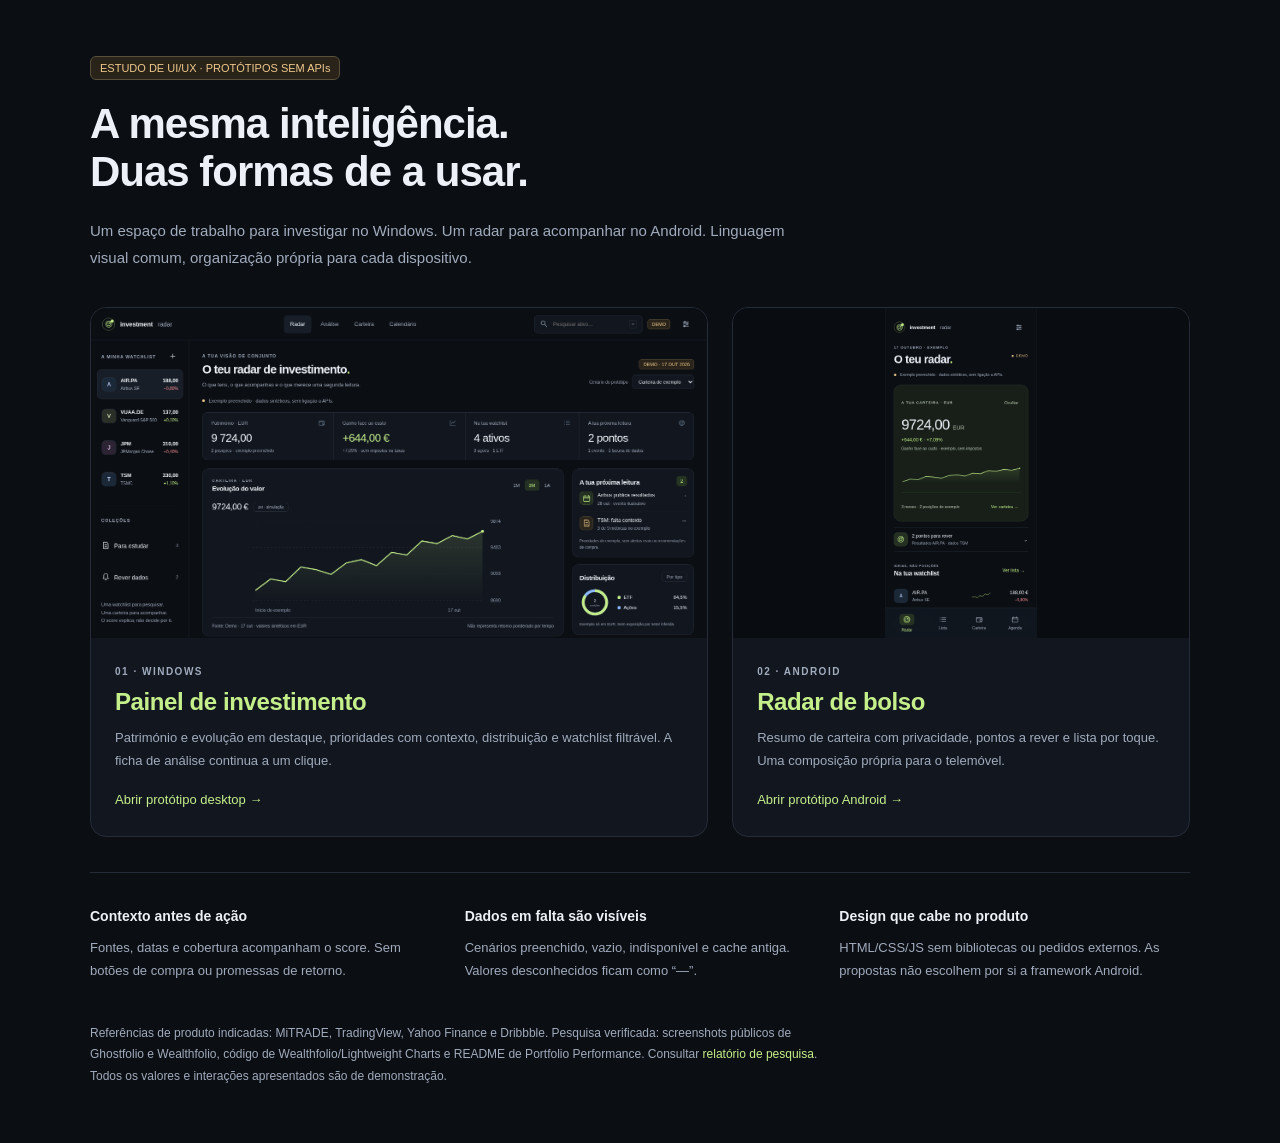
<file: docs/design/index.html>
<!doctype html><html lang="pt-PT"><meta charset="utf-8"><meta name="viewport" content="width=device-width,initial-scale=1"><title>Investment Radar · Propostas UI/UX</title><link rel="stylesheet" href="preview.css"><style>body{max-width:1160px;margin:auto;padding:56px 30px}h1{font-size:42px;line-height:1.15;max-width:750px;margin:20px 0}p{color:var(--muted);line-height:1.8;font-size:15px;max-width:730px}.proposals{display:grid;grid-template-columns:1.35fr 1fr;gap:24px;margin-top:36px}.preview{display:block;border:1px solid var(--line);border-radius:16px;overflow:hidden;background:var(--panel)}.preview>div{padding:24px}.preview h2{font-size:24px;margin:10px 0}.preview p{font-size:13px}.preview img{width:100%;display:block;object-fit:cover;object-position:top;height:330px}.preview img.mobile{object-fit:contain;background:#090c11}.principles{display:grid;grid-template-columns:1fr 1fr 1fr;gap:24px;padding-top:35px;margin-top:35px;border-top:1px solid var(--line)}.principles h3{margin-bottom:12px}.principles p{font-size:13px}@media(max-width:750px){body{padding:30px 20px}.proposals,.principles{grid-template-columns:1fr}h1{font-size:32px}}</style><body><span class="tag demo">ESTUDO DE UI/UX · PROTÓTIPOS SEM APIs</span><h1>A mesma inteligência.<br>Duas formas de a usar.</h1><p>Um espaço de trabalho para investigar no Windows. Um radar para acompanhar no Android. Linguagem visual comum, organização própria para cada dispositivo.</p><div class="proposals"><a class="preview" href="desktop.html"><img src="desktop-preview.png" alt="Dashboard desktop com património, evolução, prioridades, distribuição e watchlist"><div><span class="eyebrow">01 · Windows</span><h2>Painel de investimento</h2><p>Património e evolução em destaque, prioridades com contexto, distribuição e watchlist filtrável. A ficha de análise continua a um clique.</p><p class="up" style="margin-top:16px">Abrir protótipo desktop →</p></div></a><a class="preview" href="android.html"><img class="mobile" src="android-preview.png" alt="Proposta Android com radar diário, lista de ativos e navegação inferior"><div><span class="eyebrow">02 · Android</span><h2>Radar de bolso</h2><p>Resumo de carteira com privacidade, pontos a rever e lista por toque. Uma composição própria para o telemóvel.</p><p class="up" style="margin-top:16px">Abrir protótipo Android →</p></div></a></div><div class="principles"><div><h3>Contexto antes de ação</h3><p>Fontes, datas e cobertura acompanham o score. Sem botões de compra ou promessas de retorno.</p></div><div><h3>Dados em falta são visíveis</h3><p>Cenários preenchido, vazio, indisponível e cache antiga. Valores desconhecidos ficam como “—”.</p></div><div><h3>Design que cabe no produto</h3><p>HTML/CSS/JS sem bibliotecas ou pedidos externos. As propostas não escolhem por si a framework Android.</p></div></div><p style="margin-top:40px;font-size:12px">Referências de produto indicadas: MiTRADE, TradingView, Yahoo Finance e Dribbble. Pesquisa verificada: screenshots públicos de Ghostfolio e Wealthfolio, código de Wealthfolio/Lightweight Charts e README de Portfolio Performance. Consultar <a href="../UI_UX_RESEARCH.md">relatório de pesquisa</a>. Todos os valores e interações apresentados são de demonstração.</p></body></html>
</file>
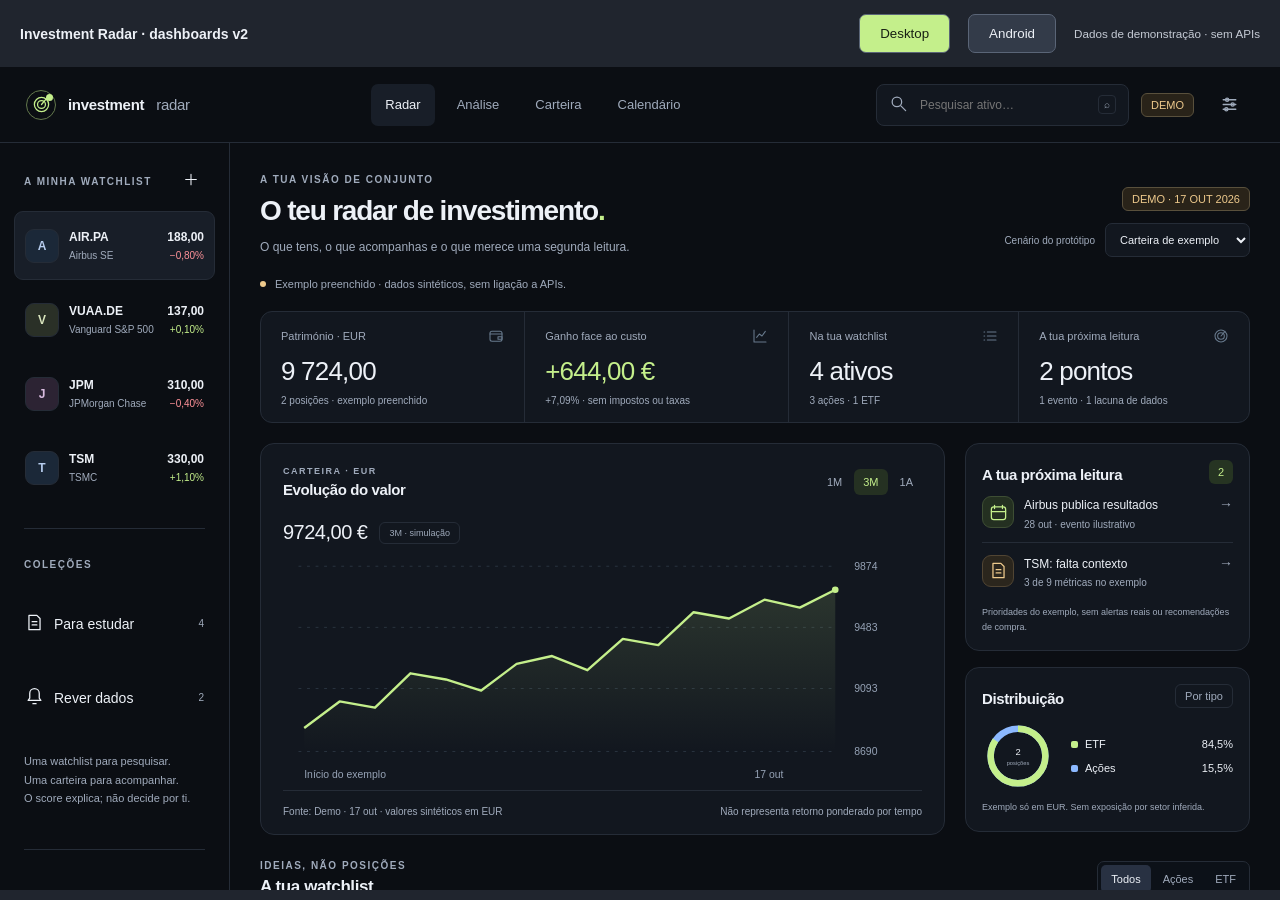
<file: docs/investment-radar-layouts-v2.html>
<!doctype html><html lang="pt-PT"><meta charset="utf-8">
<meta name="viewport" content="width=device-width,initial-scale=1">
<title>Investment Radar — dashboards v2</title>
<style>body{margin:0;background:#20252e;color:#edf1f7;font:14px "Segoe UI",Arial,sans-serif}header{padding:14px 20px;display:flex;align-items:center;gap:18px;flex-wrap:wrap}header strong{margin-right:auto}button{padding:11px 20px;background:#333b49;color:#edf1f7;border:1px solid #5a6577;border-radius:7px;cursor:pointer}button.active{background:#c4ef8b;color:#182014}button:focus-visible{outline:2px solid #c4ef8b;outline-offset:3px}small{color:#c5cbd5}iframe{display:block;border:0;width:100%;height:calc(100dvh - 77px);background:#0b0e13}iframe.android{width:min(100%,430px);margin:auto;height:calc(100dvh - 77px)}[hidden]{display:none!important}</style>
<header><strong>Investment Radar · dashboards v2</strong><button class="active" data-layout="desktop" onclick="selectLayout('desktop')">Desktop</button><button data-layout="android" onclick="selectLayout('android')">Android</button><small>Dados de demonstração · sem APIs</small></header>
<iframe id="desktop" class="desktop" title="Layout desktop" srcdoc="&lt;!doctype html&gt;&lt;html lang=&quot;pt-PT&quot;&gt;&lt;meta charset=&quot;utf-8&quot;&gt;&lt;meta name=&quot;viewport&quot; content=&quot;width=device-width, initial-scale=1&quot;&gt;&lt;title&gt;Investment Radar · Proposta desktop&lt;/title&gt;&lt;style&gt;:root{color-scheme:dark;--bg:#0b0e13;--panel:#12171f;--panel2:#181e28;--line:#252c37;--text:#edf1f7;--muted:#a0abbc;--green:#c4ef8b;--red:#ff9299;--blue:#8cb9ff;--amber:#edc98c;--radius:14px;font-family:Inter,&quot;Segoe UI&quot;,Roboto,Arial,sans-serif;font-size:14px}*{box-sizing:border-box}body{margin:0;background:var(--bg);color:var(--text)}button,input,select{font:inherit}button,a{touch-action:manipulation}button{background:transparent;color:inherit;border:0;cursor:pointer}button:focus-visible,a:focus-visible,input:focus-visible{outline:2px solid var(--green);outline-offset:3px}button:disabled{opacity:.5;cursor:default}a{color:var(--green);text-decoration:none}h1,h2,h3,p{margin:0}h1{font-size:28px;font-weight:600;letter-spacing:-1px}h2{font-size:18px;font-weight:600;letter-spacing:-.4px}h3{font-size:14px;font-weight:600}small,.muted{color:var(--muted)}small{font-size:12px}svg.icon{width:19px;height:19px;fill:none;stroke:currentColor;stroke-width:1.6;stroke-linecap:round;stroke-linejoin:round;flex-shrink:0}.row{display:flex;align-items:center;gap:12px}.between{justify-content:space-between}.stack{display:flex;flex-direction:column;gap:6px}.up{color:var(--green)}.down{color:var(--red)}.tag{display:inline-flex;align-items:center;gap:7px;padding:5px 9px;border:1px solid var(--line);border-radius:6px;font-size:11px;color:var(--muted);white-space:nowrap}.tag.demo{border-color:#59503c;color:var(--amber);background:#292319}.tag.good{background:#243020;color:var(--green);border:0}.eyebrow{font-size:10px;letter-spacing:1.5px;text-transform:uppercase;font-weight:600;color:var(--muted)}.card{background:var(--panel);border:1px solid var(--line);border-radius:var(--radius);padding:20px}.cardhead{display:flex;align-items:center;justify-content:space-between;margin-bottom:20px}.btn{min-height:40px;padding:10px 15px;border:1px solid var(--line);border-radius:8px;display:inline-flex;gap:8px;align-items:center;justify-content:center;font-weight:500}.btn.primary{color:#182014;background:var(--green);border-color:var(--green)}.btn:hover{border-color:var(--green)}.text-btn{color:var(--green);font-size:12px;padding:8px}.logo{width:30px;height:30px;color:var(--green);display:grid;place-items:center;border:1px solid #63784c;border-radius:50%;position:relative}.logo:after{content:&#x27;&#x27;;position:absolute;width:7px;height:7px;background:var(--green);border-radius:50%;top:3px;right:2px}.brand{font-size:15px;font-weight:600;letter-spacing:-.3px}.brand b{font-weight:400;color:var(--muted)}.topbar{height:76px;border-bottom:1px solid var(--line);padding:0 26px;display:flex;align-items:center;justify-content:space-between;gap:25px}.topnav{display:flex;align-items:center;gap:8px}.topnav button{height:42px;padding:0 14px;color:var(--muted);font-size:13px;border-radius:7px}.topnav button.active{background:var(--panel2);color:var(--text)}.search{display:flex;align-items:center;gap:10px;background:var(--panel);border:1px solid var(--line);border-radius:8px;padding:9px 12px;color:var(--muted)}.search input{min-width:0;width:170px;background:transparent;border:0;color:var(--text);outline:none;font-size:12px}.key{font-size:10px;border:1px solid var(--line);border-radius:4px;padding:3px 5px}.desktop-shell{display:grid;grid-template-columns:230px minmax(0,1fr);min-height:calc(100vh - 76px)}.rail{padding:26px 14px;border-right:1px solid var(--line)}.railhead{padding:0 10px;margin-bottom:18px}.railhead .icon{width:16px}.asset-item{width:100%;display:flex;align-items:center;gap:10px;text-align:left;padding:14px 10px;margin-bottom:5px;border-radius:9px;min-height:69px;border:1px solid transparent}.asset-item.active{background:var(--panel2);border-color:var(--line)}.asset-item:hover{background:var(--panel)}.asset-item .price{margin-left:auto;text-align:right}.asset-item strong{font-size:12px}.asset-item small{font-size:10px}.tile{width:34px;height:34px;display:grid;place-items:center;flex-shrink:0;border:1px solid var(--line);border-radius:9px;font-weight:600;font-size:12px;background:#1b2838;color:#b6cced}.tile.etf{background:#2a3027;color:#d8e4bd}.tile.bank{background:#2c2333;color:#d8bbdf}.rail-separator{border-top:1px solid var(--line);margin:26px 10px}.rail-note{padding:15px 10px;font-size:11px;line-height:1.7;color:var(--muted)}.workbench{padding:27px 30px 22px;max-width:1600px;width:100%;margin:auto}.crumb{font-size:11px;color:var(--muted);margin-bottom:22px}.asset-heading{display:flex;align-items:center;justify-content:space-between;margin-bottom:25px;gap:20px}.asset-heading .tile{width:48px;height:48px;font-size:18px}.asset-heading h1{font-size:28px;margin-bottom:5px}.price-large{font-size:30px;font-weight:500;letter-spacing:-1px}.price-large span{font-size:14px;color:var(--muted);letter-spacing:0}.asset-actions{display:flex;gap:10px;align-items:center}.analysis-grid{display:grid;grid-template-columns:minmax(0,1fr) 285px;gap:18px}.chart-card{padding-bottom:12px}.chart-head{display:flex;justify-content:space-between;align-items:center;margin-bottom:14px}.segmented{display:flex;background:#0c1118;border:1px solid var(--line);border-radius:7px;padding:3px;gap:2px}.segmented button{border-radius:5px;padding:5px 10px;font-size:11px;color:var(--muted);min-height:28px}.segmented button.active{background:#283142;color:var(--text)}.periods{display:flex;gap:8px}.periods button{font-size:11px;padding:7px 9px;border-radius:6px;color:var(--muted)}.periods button.active{background:#253122;color:var(--green)}.chart{width:100%;height:250px;overflow:visible;margin:5px 0 10px}.chart .grid{stroke:#29303a;stroke-width:1;stroke-dasharray:3 6}.chart .price-line{stroke:var(--green);stroke-width:2.5;fill:none;stroke-linejoin:round}.chart text{font-size:10px;fill:#8e99ab}.chart-foot{border-top:1px solid var(--line);padding-top:12px;font-size:10px;color:var(--muted);display:flex;justify-content:space-between}.tabs{display:flex;gap:22px;border-bottom:1px solid var(--line);margin:25px 0 18px}.tabs button{padding:0 0 13px;color:var(--muted);font-size:12px;border-bottom:2px solid transparent}.tabs button.active{color:var(--text);border-color:var(--green)}.metrics{display:grid;grid-template-columns:repeat(4,1fr);gap:1px;background:var(--line);border:1px solid var(--line);border-radius:12px;overflow:hidden}.metric{padding:17px 18px;background:var(--panel)}.metric label{font-size:11px;color:var(--muted);display:block;margin-bottom:9px}.metric strong{display:block;font-size:23px;font-weight:500;letter-spacing:-.7px}.metric small{font-size:9px;display:block;margin-top:7px}.research-bottom{display:grid;grid-template-columns:1fr 1fr;gap:18px;margin-top:18px}.news-row,.event-row{display:flex;gap:12px;border-top:1px solid var(--line);padding-top:13px;margin-top:13px;font-size:12px;line-height:1.5}.datebox{border:1px solid var(--line);border-radius:7px;text-align:center;padding:6px 10px;color:var(--muted);font-size:9px}.datebox strong{font-size:16px;color:var(--text);display:block}.research-side .card{margin-bottom:18px}.score{display:flex;align-items:center;gap:14px;margin:18px 0}.score-number{font-size:44px;letter-spacing:-2px;color:var(--green)}.score-number span{font-size:14px;letter-spacing:0;color:var(--muted)}.score h3{margin-bottom:7px}.note{font-size:11px;color:var(--muted);line-height:1.75}.divider{height:1px;background:var(--line);margin:18px 0}.score-row{display:flex;align-items:center;gap:10px;font-size:11px;margin-top:13px}.score-row&gt;span{width:72px;color:var(--muted)}.track{height:4px;flex:1;background:#2b3340;border-radius:3px}.track i{height:100%;display:block;background:#9bbf78;border-radius:3px}.score-row b{font-size:10px;min-width:20px;font-weight:400}.driver{padding:10px 0;font-size:11px;line-height:1.55;color:var(--muted);display:flex;gap:9px}.driver span{color:var(--green)}.valuation-scale{height:6px;display:flex;gap:3px;position:relative;margin:22px 0 12px}.valuation-scale i{height:6px;flex:1;background:#5b8460;border-radius:3px}.valuation-scale i:nth-child(2){background:#93835b}.valuation-scale i:nth-child(3){background:#98646a}.valuation-scale b{position:absolute;left:62%;top:-5px;width:2px;height:16px;background:#fff}.range-label{font-size:10px;display:flex;justify-content:space-between;color:var(--muted)}.data-status{display:flex;align-items:center;gap:6px;font-size:10px;color:var(--muted)}.data-status:before{content:&#x27;&#x27;;width:5px;height:5px;border-radius:50%;background:var(--amber)}.table{width:100%;border-collapse:collapse;text-align:left;font-size:12px}.table th{font-size:10px;color:var(--muted);font-weight:400;padding:12px 8px;border-bottom:1px solid var(--line)}.table td{padding:17px 8px;border-bottom:1px solid var(--line)}.table td:last-child{text-align:right}.demo-bar{display:flex;align-items:center;gap:14px;font-size:10px;color:var(--muted);margin-top:20px}.demo-bar button{text-decoration:underline;font-size:10px;color:var(--amber)}[hidden]{display:none!important}.toast{position:fixed;bottom:26px;left:50%;transform:translateX(-50%);background:var(--text);color:var(--bg);border-radius:9px;padding:14px 22px;font-size:12px;z-index:9;box-shadow:0 5px 35px #0006}dialog{background:var(--panel);border:1px solid var(--line);border-radius:18px;color:var(--text);max-width:440px;width:calc(100% - 32px);padding:26px}dialog::backdrop{background:#000a}dialog p{font-size:13px;color:var(--muted);line-height:1.8;margin:18px 0}dialog .btn{width:100%}
/* Dedicated Android composition */
.android{font-family:Roboto,&quot;Segoe UI&quot;,Arial,sans-serif;background:#090c11}.phone-app{max-width:480px;min-height:100dvh;margin:auto;background:var(--bg);border-left:1px solid #171d26;border-right:1px solid #171d26;padding-bottom:95px}.mobile-header{padding:25px 22px 16px;display:flex;align-items:center;justify-content:space-between}.mobile-header .brand{font-size:13px}.mobile-header .logo{width:28px;height:28px}.iconbtn{height:48px;width:48px;display:inline-flex;align-items:center;justify-content:center;border-radius:50%;color:var(--muted)}.mobile-content{padding:0 22px}.mobile-content h1{font-size:28px;letter-spacing:-.9px}.mobile-intro{padding:8px 0 22px}.mobile-intro .eyebrow{margin-bottom:10px}.mobile-intro p{font-size:12px;color:var(--muted);margin-top:9px}.mobile-summary{background:#1c281e;border:1px solid #3a4b34;border-radius:15px;padding:18px 18px;display:flex;gap:13px;margin-bottom:24px;width:100%;text-align:left}.mobile-summary&gt;.icon{color:var(--green);width:24px;height:24px;margin-top:3px}.mobile-summary strong{display:block;font-size:14px;line-height:1.5}.mobile-summary small{font-size:11px;line-height:1.6}.mobile-section-head{display:flex;justify-content:space-between;align-items:center;margin:21px 0 10px}.mobile-section-head h2{font-size:16px}.mobile-assets .asset-item{padding:16px 0;margin:0;border:0;border-radius:0;border-bottom:1px solid var(--line);gap:12px}.mobile-assets .tile{width:40px;height:40px}.mobile-assets .asset-item strong{font-size:13px}.mobile-assets .asset-item small{font-size:11px}.mobile-assets .asset-item .price{font-size:13px}.mobile-assets .asset-item .price small{display:block;margin-top:6px}.mobile-card{padding:17px;border-radius:14px;border:1px solid var(--line);background:var(--panel);margin-bottom:12px}.mobile-card .note{font-size:12px}.mobile-event{display:flex;gap:15px;align-items:center;padding:16px;background:var(--panel);border:1px solid var(--line);border-radius:12px}.mobile-event .datebox{font-size:9px}.mobile-event strong{font-size:12px}.mobile-event small{display:block;margin-top:6px;font-size:10px}.bottomnav{height:78px;position:fixed;bottom:0;left:50%;transform:translateX(-50%);width:min(100%,480px);display:flex;justify-content:space-around;background:#11171ff5;border-top:1px solid var(--line);padding:8px 10px max(8px,env(safe-area-inset-bottom));backdrop-filter:blur(14px);z-index:4}.bottomnav button{display:flex;flex-direction:column;gap:5px;align-items:center;justify-content:center;color:var(--muted);font-size:10px;min-height:54px;min-width:68px}.bottomnav button.active{color:var(--green)}.bottomnav button.active .icon{background:#263322;border-radius:8px;width:38px;padding:4px;height:29px}.mobile-demo{font-size:9px;color:var(--amber);letter-spacing:1px;display:flex;align-items:center;gap:6px}.mobile-demo:before{content:&#x27;&#x27;;width:5px;height:5px;background:var(--amber);border-radius:50%}.mobile-top-title{display:flex;align-items:center;gap:6px;padding:10px 12px}.mobile-top-title .iconbtn{width:40px}.mobile-top-title .stack{gap:3px}.mobile-top-title .stack strong{font-size:13px}.mobile-top-title .stack small{font-size:10px}.mobile-top-title&gt;.iconbtn{margin-left:auto}.mobile-quote{padding:18px 22px 4px}.mobile-quote h1{font-size:36px;margin:8px 0}.mobile-quote h1 span{font-size:16px;color:var(--muted)}.mobile-quote p{font-size:12px}.mobile-detail .chart{height:190px;margin-top:12px}.mobile-detail .periods{justify-content:space-between;margin:0 18px 20px}.mobile-detail .periods button{min-width:43px;min-height:40px}.mobile-detail .score-number{font-size:35px}.mobile-detail .score{margin:0}.mobile-detail .score-card{display:flex;align-items:center;justify-content:space-between}.mobile-detail .score-card h3{font-size:13px;margin-bottom:5px}.mobile-detail .score-card small{font-size:10px}.mobile-detail .tabs{gap:0;justify-content:space-between;margin:22px 0 18px}.mobile-detail .tabs button{font-size:12px;padding:12px 6px}.mobile-detail .metrics{grid-template-columns:repeat(2,1fr);margin-top:16px}.mobile-detail .metric{padding:16px}.mobile-detail .metric strong{font-size:22px}.expand{width:100%;padding:18px 0;display:flex;align-items:center;justify-content:space-between;font-size:12px;border-top:1px solid var(--line)}.mobile-search{padding:0 22px}.mobile-search .search input{width:100%;font-size:14px}.mobile-search .search{min-height:48px}.mobile-portfolio-value{font-size:38px;letter-spacing:-1.5px;margin:17px 0 8px}.mobile-portfolio-value span{font-size:14px;letter-spacing:0;color:var(--muted)}.mobile-empty{padding:32px 15px;text-align:center}.mobile-empty h2{margin:18px 0 10px}.mobile-empty p{margin-bottom:22px;font-size:13px;line-height:1.8;color:var(--muted)}.android .btn{min-height:48px}.mobile-detail .asset-info{font-size:11px;line-height:1.8;color:var(--muted)}@media(max-width:1150px){.topnav{gap:0}.search input{width:125px}.desktop-shell{grid-template-columns:200px 1fr}.workbench{padding:24px 20px}.analysis-grid{grid-template-columns:1fr 255px}.asset-actions .btn{font-size:11px}.research-bottom{grid-template-columns:1fr}.chart{height:230px}.topbar{padding:0 18px;gap:10px}.topnav button{padding:0 9px}}@media(prefers-reduced-motion:reduce){*{scroll-behavior:auto!important;animation:none!important;transition:none!important}}

/* Dashboard v2 — the same data, distinct desktop and Android compositions. */
.db-heading{display:flex;justify-content:space-between;gap:24px;margin:4px 0 22px;align-items:flex-end}.db-heading h1{font-size:31px;letter-spacing:-1.2px;margin:10px 0}.db-heading h1 span,.db-mobile-intro h1 span{color:var(--green)}.db-subtitle{font-size:12px;color:var(--muted);line-height:1.7}.db-heading-controls{display:flex;align-items:flex-end;flex-direction:column;gap:12px}.db-scenario{font-size:10px;color:var(--muted);display:flex;align-items:center;gap:10px;white-space:nowrap}.db-scenario select{border:1px solid var(--line);border-radius:7px;background:var(--panel);color:var(--text);padding:9px 10px;font-size:11px}.db-status{font-size:11px;color:var(--muted);display:flex;align-items:center;gap:9px;line-height:1.6;margin:0 0 18px;min-height:18px}.db-status:before{content:&#x27;&#x27;;width:6px;height:6px;border-radius:50%;background:var(--amber);flex-shrink:0}.db-status.db-warning{padding:12px 14px;background:#292319;border:1px solid #665739;border-radius:9px;color:var(--amber)}.db-stats{display:grid;grid-template-columns:1.15fr 1.15fr 1fr 1fr;border:1px solid var(--line);border-radius:12px;overflow:hidden;margin-bottom:20px;background:var(--panel)}.db-stat{padding:18px 20px;border-right:1px solid var(--line)}.db-stat:last-child{border-right:0}.db-stat&gt;span{display:flex;align-items:center;justify-content:space-between;font-size:11px;color:var(--muted);margin-bottom:12px}.db-stat&gt;strong{font-size:27px;font-weight:500;letter-spacing:-.8px}.db-stat&gt;strong&gt;small{font-size:13px;color:var(--muted);letter-spacing:0}.db-stat&gt;small{display:block;font-size:10px;margin-top:8px}.db-stat .icon{width:16px;height:16px;color:#67798c}.db-primary-grid{display:grid;grid-template-columns:minmax(0,1fr) 285px;gap:20px}.db-card-heading{display:flex;align-items:center;justify-content:space-between;gap:14px}.db-card-heading h2{font-size:15px;margin-top:5px}.db-card-heading .eyebrow{font-size:9px}.db-card-heading .periods{gap:3px}.db-portfolio{padding:22px 22px 14px;min-width:0;display:flex;flex-direction:column}.db-portfolio&gt;[data-db-portfolio]{display:flex;flex:1;flex-direction:column;min-height:320px}.db-chart-summary{display:flex;align-items:center;gap:12px;margin:23px 0 0}.db-chart-summary strong{font-size:20px;font-weight:500;letter-spacing:-.5px}.db-chart-summary .tag{font-size:9px}.db-value-chart{width:100%;height:228px;display:block;margin:8px 0 10px}.db-value-chart text{fill:#96a3b6;font-size:11px}.db-value-chart .db-grid{stroke:#2a3440;stroke-width:1;stroke-dasharray:3 6}.db-chart-source{display:flex;align-items:center;justify-content:space-between;border-top:1px solid var(--line);padding-top:13px;margin-top:auto;font-size:10px;color:var(--muted);gap:15px;line-height:1.6}.db-priorities{display:flex;flex-direction:column;gap:16px}.db-priorities .card{padding:17px}.db-count{display:grid;place-items:center;color:var(--green);background:#263422;border-radius:6px;font-size:11px;min-width:24px;height:24px}.db-priority{display:flex;align-items:flex-start;gap:10px;width:100%;text-align:left;padding:17px 0;border-bottom:1px solid var(--line)}.db-priority:last-of-type{border-bottom:0;padding-bottom:9px}.db-priority-icon{background:#243021;border:1px solid #3e4e34;color:var(--green);width:32px;height:32px;border-radius:9px;display:grid;place-items:center;flex-shrink:0}.db-priority-icon.amber{background:#2b261d;border-color:#514533;color:var(--amber)}.db-priority b{display:block;font-size:12px;font-weight:500;line-height:1.6}.db-priority small{display:block;font-size:10px;margin-top:3px}.db-priority em{display:block;font-style:normal;font-size:10px;color:var(--muted);margin-top:5px;line-height:1.6}.db-arrow{color:var(--muted);margin-left:auto;padding-left:5px}.db-footnote{font-size:10px;line-height:1.8;color:var(--muted);margin-top:12px}.db-allocation .db-card-heading{margin-bottom:12px}.db-allocation-body{display:flex;align-items:center;gap:17px}.db-donut{width:86px;height:86px;flex-shrink:0}.db-donut text{fill:var(--text);font-size:13px;font-weight:500}.db-allocation-key{flex:1;font-size:11px}.db-allocation-key div{display:flex;align-items:center;gap:7px;margin:12px 0}.db-allocation-key b{font-size:11px;margin-left:auto;font-weight:500}.db-dot{display:inline-block;width:7px;height:7px;border-radius:2px;background:var(--green)}.db-dot.blue{background:var(--blue)}.db-empty{flex:1;display:flex;flex-direction:column;align-items:center;justify-content:center;min-height:260px;text-align:center;padding:25px;gap:14px}.db-empty .icon{width:35px;height:35px;color:var(--green)}.db-empty p{font-size:12px;color:var(--muted);line-height:1.8;max-width:330px}.db-allocation-empty{font-size:11px;color:var(--muted);padding:20px 0;line-height:1.8}.db-watch-heading{display:flex;align-items:center;justify-content:space-between;gap:15px;margin:25px 0 14px}.db-watch-heading h2{font-size:17px;margin-top:6px}.db-watch-card{padding:0 20px 12px;overflow:auto}.db-table{border-collapse:collapse;width:100%;text-align:left;font-size:12px;white-space:nowrap}.db-table th{font-size:10px;color:var(--muted);font-weight:400;padding:13px 10px;border-bottom:1px solid var(--line)}.db-table td{padding:15px 10px;border-bottom:1px solid var(--line)}.db-table tr:last-child td{border-bottom:0}.db-table .tile{width:31px;height:31px;font-size:11px}.db-table strong{display:block;font-size:12px;font-weight:500}.db-table small{display:block;font-size:10px;margin-top:4px}.db-table th:nth-child(2),.db-table td:nth-child(2),.db-table th:nth-child(3),.db-table td:nth-child(3){text-align:right}.db-table th button{color:var(--muted);font:inherit;padding:0}.db-open-asset{display:flex;align-items:center;gap:10px;text-align:left;padding:0}.db-spark{width:85px;height:23px;display:block}.db-score-chip{font-size:11px;padding:5px 8px;background:#253320;color:var(--green);border-radius:6px;display:inline-block;min-width:29px;text-align:center}.db-score-chip.unknown{color:var(--muted);background:var(--panel2)}.db-context{color:var(--muted);font-size:10px}.db-context.attention{color:var(--amber)}.db-context.etf{color:var(--blue)}.db-table .db-more{padding:4px;color:var(--muted)}
/* The mobile dashboard favors a single focus, not a compressed table. */
.db-mobile-intro{display:flex;align-items:center;justify-content:space-between;margin:7px 0 14px}.db-mobile-intro h1{font-size:29px;margin:9px 0 0}.db-mobile-intro .eyebrow{font-size:9px}.db-mobile .db-status{font-size:10px;margin-bottom:17px}.db-mobile-hero{padding:20px 18px 0;border:1px solid #394631;border-radius:17px;background:#171f18}.db-mobile-hero .eyebrow{font-size:9px;color:#bcc7b7}.db-privacy{font-size:11px;padding:8px 3px;color:#b7c7b0;min-height:32px}.db-mobile-amount{font-size:37px;font-weight:500;letter-spacing:-1.5px;margin:12px 0 7px;white-space:nowrap}.db-mobile-amount span{font-size:14px;color:#b3c0ae;letter-spacing:0}.db-mobile-gain{font-size:12px;color:var(--green);line-height:1.8}.db-mobile-gain small{color:#bac6b5;font-size:10px}.db-mobile-hero .db-value-chart{height:85px;margin:13px 0 3px}.db-mobile-hero .db-value-chart .db-grid{stroke:#364332}.db-mobile-hero .db-value-chart text{font-size:18px;fill:#b1bda9}.db-mobile-hero-footer{display:flex;align-items:center;justify-content:space-between;border-top:1px solid #35422f;padding:12px 0;font-size:10px;color:#bec9b7}.db-mobile-hero-footer button{color:var(--green);font-size:11px;min-height:30px}.db-mobile-priority{margin:15px 0 24px;width:100%;text-align:left;display:flex;gap:11px;align-items:center;padding:13px 0;border-top:1px solid var(--line);border-bottom:1px solid var(--line)}.db-mobile-priority .db-priority-icon{width:35px;height:35px}.db-mobile-priority strong{font-size:12px;font-weight:500;display:block}.db-mobile-priority small{display:block;font-size:10px;margin-top:6px}.db-mobile-priority-list{margin:-15px 0 22px;border:1px solid var(--line);border-radius:10px;padding:0 12px}.db-mobile-priority-list button{display:flex;flex-direction:column;gap:7px;width:100%;padding:15px 0;text-align:left;min-height:64px;border-bottom:1px solid var(--line)}.db-mobile-priority-list button:last-child{border:0}.db-mobile-priority-list b{font-size:12px}.db-mobile-priority-list small{font-size:11px}.db-mobile .mobile-section-head{margin:20px 0 5px;align-items:center}.db-mobile .mobile-section-head .eyebrow{font-size:8px;letter-spacing:1.1px;margin-bottom:6px}.db-mobile-watch-row{display:flex;align-items:center;gap:11px;width:100%;text-align:left;padding:16px 0;border-bottom:1px solid var(--line);min-height:73px}.db-mobile-watch-row .tile{width:36px;height:36px}.db-mobile-watch-row strong{display:block;font-size:12px;font-weight:500}.db-mobile-watch-row small{display:block;font-size:10px;margin-top:6px}.db-mobile-watch-row&gt;.db-spark{margin-left:auto;width:48px;height:24px}.db-mobile-watch-row&gt;.db-mobile-quote{text-align:right;min-width:85px}.db-mobile-event{display:flex;align-items:center;gap:14px;width:100%;text-align:left;padding:16px;border:1px solid var(--line);background:var(--panel);border-radius:12px;margin-top:12px}.db-mobile-event b{font-size:12px;font-weight:500;display:block}.db-mobile-event small{display:block;font-size:10px;margin-top:6px}.db-mobile-prototype{margin:24px 0 5px;border-top:1px solid var(--line);font-size:11px;color:var(--muted)}.db-mobile-prototype summary{padding:17px 0;cursor:pointer;min-height:48px}.db-mobile-prototype .db-scenario{display:block;white-space:normal}.db-mobile-prototype select{width:100%;min-height:48px;margin-top:10px;font-size:12px}.db-mobile-prototype p{font-size:11px;line-height:1.8;padding:15px 0}.db-mobile-hero .db-empty{padding:20px 0;min-height:200px}.db-mobile-hero .db-empty h2{font-size:18px}.db-mobile-hero .db-empty .icon{width:29px;height:29px}.db-mobile-hero .db-empty p{font-size:11px}.db-mobile-hero .db-empty .btn{font-size:12px}.db-mobile-hero.db-unavailable{border-color:var(--line);background:var(--panel)}.db-chart-unavailable{height:220px;display:grid;place-items:center;text-align:center;color:var(--muted);font-size:12px;line-height:1.8;padding:30px}.db-mobile-hero .db-chart-unavailable{height:150px;padding:15px}.db-privacy-note{font-size:10px;color:#c0ccb9;line-height:1.7;min-height:14px}.db-hidden-values{letter-spacing:4px;font-size:31px}
@media(max-width:1250px){.db-heading{align-items:flex-start}.db-heading h1{font-size:26px}.db-heading-controls&gt;.tag{display:none}.db-scenario{display:block}.db-scenario select{display:block;margin-top:7px}.db-primary-grid{grid-template-columns:minmax(0,1fr) 255px}.db-stat{padding:15px}.db-stat&gt;strong{font-size:23px}.db-stat&gt;small{font-size:9px}.db-stat&gt;span{font-size:10px}.db-table td,.db-table th{padding-left:6px;padding-right:6px}.db-table .db-spark{width:66px}}
@media(max-width:375px){.db-mobile-watch-row{gap:8px}.db-mobile-watch-row&gt;.db-spark{width:33px}.db-mobile-watch-row .tile{width:31px;height:31px}.db-mobile-amount{font-size:33px}.db-mobile-watch-row&gt;.db-mobile-quote{min-width:81px}}
.db-chart-wrap{position:relative}.db-tooltip{position:absolute;left:14px;top:8px;background:#e7f0df;color:#182014;border-radius:6px;padding:9px 12px;font-size:11px;pointer-events:none}.db-private-chart{height:101px;display:grid;place-items:center;color:#b5c4ad;font-size:12px;letter-spacing:0}.db-table button:focus-visible{outline-offset:4px}
.db-heading{margin-bottom:18px}.db-heading h1{font-size:28px}.db-stat{padding:16px 20px}.db-stat&gt;strong{font-size:26px}.db-priority{padding:12px 0}.db-priorities .card{padding:16px}.db-donut{width:72px;height:72px}.db-priorities .db-footnote{font-size:9px;line-height:1.65;margin-top:8px}.db-portfolio&gt;[data-db-portfolio]{min-height:295px}.db-table td{padding-top:12px;padding-bottom:12px}.db-position-mobile{padding:18px 0;border-bottom:1px solid var(--line)}.db-position-mobile strong{font-size:13px}.db-position-mobile p{font-size:11px;color:var(--muted);margin:8px 0 14px}.db-position-mobile b{font-size:24px;font-weight:500;display:block}.db-position-mobile small{font-size:10px;display:block;margin-top:6px}.db-portfolio-empty{padding:35px;display:flex;flex-direction:column;align-items:flex-start;gap:18px}.db-mobile-amount,.db-stat&gt;strong,.db-table,.db-mobile-quote{font-variant-numeric:tabular-nums}
.android .db-privacy{min-height:48px;min-width:48px}.android .text-btn{min-height:48px;display:inline-flex;align-items:center}.android .db-mobile-hero-footer button{min-height:48px}.android .mobile-detail .periods button{min-height:48px;min-width:48px}.android .mobile-detail .tabs button{min-height:48px}.android .mobile-top-title .iconbtn{width:48px}
&lt;/style&gt;&lt;body style=&quot;min-width:1000px&quot;&gt;
&lt;header class=&quot;topbar&quot;&gt;&lt;div class=&quot;brand row&quot;&gt;&lt;span class=&quot;logo&quot; data-icon=&quot;radar&quot;&gt;&lt;/span&gt;investment&lt;b&gt;radar&lt;/b&gt;&lt;/div&gt;&lt;nav class=&quot;topnav&quot; aria-label=&quot;Navegação principal&quot;&gt;&lt;button class=&quot;active&quot; data-desktop-view=&quot;radar&quot;&gt;Radar&lt;/button&gt;&lt;button data-desktop-view=&quot;analysis&quot;&gt;Análise&lt;/button&gt;&lt;button data-desktop-view=&quot;portfolio&quot;&gt;Carteira&lt;/button&gt;&lt;button data-desktop-view=&quot;calendar&quot;&gt;Calendário&lt;/button&gt;&lt;/nav&gt;&lt;div class=&quot;row&quot;&gt;&lt;label class=&quot;search&quot;&gt;&lt;span data-icon=&quot;search&quot;&gt;&lt;/span&gt;&lt;input aria-label=&quot;Pesquisar na watchlist&quot; placeholder=&quot;Pesquisar ativo…&quot; data-search&gt;&lt;span class=&quot;key&quot;&gt;⌕&lt;/span&gt;&lt;/label&gt;&lt;span class=&quot;tag demo&quot;&gt;DEMO&lt;/span&gt;&lt;button class=&quot;iconbtn&quot; aria-label=&quot;Definições&quot; data-dialog=&quot;settings&quot; data-icon=&quot;settings&quot;&gt;&lt;/button&gt;&lt;/div&gt;&lt;/header&gt;
&lt;div class=&quot;desktop-shell&quot;&gt;&lt;aside class=&quot;rail&quot;&gt;&lt;div class=&quot;railhead row between&quot;&gt;&lt;span class=&quot;eyebrow&quot;&gt;A minha watchlist&lt;/span&gt;&lt;button aria-label=&quot;Adicionar ativo&quot; data-toast=&quot;Pesquisa de instrumentos — fluxo proposto.&quot; data-icon=&quot;plus&quot;&gt;&lt;/button&gt;&lt;/div&gt;
&lt;button class=&quot;asset-item active&quot; data-filter-item data-desktop-view=&quot;analysis&quot;&gt;&lt;span class=&quot;tile&quot;&gt;A&lt;/span&gt;&lt;span class=&quot;stack&quot;&gt;&lt;strong&gt;AIR.PA&lt;/strong&gt;&lt;small&gt;Airbus SE&lt;/small&gt;&lt;/span&gt;&lt;span class=&quot;price stack&quot;&gt;&lt;strong&gt;188,00&lt;/strong&gt;&lt;small class=&quot;down&quot;&gt;−0,80%&lt;/small&gt;&lt;/span&gt;&lt;/button&gt;
&lt;button class=&quot;asset-item&quot; data-filter-item data-toast=&quot;Neste exemplo, o detalhe completo está disponível para AIR.PA.&quot;&gt;&lt;span class=&quot;tile etf&quot;&gt;V&lt;/span&gt;&lt;span class=&quot;stack&quot;&gt;&lt;strong&gt;VUAA.DE&lt;/strong&gt;&lt;small&gt;Vanguard S&amp;P 500&lt;/small&gt;&lt;/span&gt;&lt;span class=&quot;price stack&quot;&gt;&lt;strong&gt;137,00&lt;/strong&gt;&lt;small class=&quot;up&quot;&gt;+0,10%&lt;/small&gt;&lt;/span&gt;&lt;/button&gt;
&lt;button class=&quot;asset-item&quot; data-filter-item data-toast=&quot;Neste exemplo, o detalhe completo está disponível para AIR.PA.&quot;&gt;&lt;span class=&quot;tile bank&quot;&gt;J&lt;/span&gt;&lt;span class=&quot;stack&quot;&gt;&lt;strong&gt;JPM&lt;/strong&gt;&lt;small&gt;JPMorgan Chase&lt;/small&gt;&lt;/span&gt;&lt;span class=&quot;price stack&quot;&gt;&lt;strong&gt;310,00&lt;/strong&gt;&lt;small class=&quot;down&quot;&gt;−0,40%&lt;/small&gt;&lt;/span&gt;&lt;/button&gt;
&lt;button class=&quot;asset-item&quot; data-filter-item data-toast=&quot;Neste exemplo, o detalhe completo está disponível para AIR.PA.&quot;&gt;&lt;span class=&quot;tile&quot;&gt;T&lt;/span&gt;&lt;span class=&quot;stack&quot;&gt;&lt;strong&gt;TSM&lt;/strong&gt;&lt;small&gt;TSMC&lt;/small&gt;&lt;/span&gt;&lt;span class=&quot;price stack&quot;&gt;&lt;strong&gt;330,00&lt;/strong&gt;&lt;small class=&quot;up&quot;&gt;+1,10%&lt;/small&gt;&lt;/span&gt;&lt;/button&gt;
&lt;div class=&quot;rail-separator&quot;&gt;&lt;/div&gt;&lt;div class=&quot;railhead&quot;&gt;&lt;span class=&quot;eyebrow&quot;&gt;Coleções&lt;/span&gt;&lt;/div&gt;&lt;button class=&quot;asset-item&quot; data-toast=&quot;Coleção proposta: empresas a estudar.&quot;&gt;&lt;span data-icon=&quot;note&quot;&gt;&lt;/span&gt;&lt;span&gt;Para estudar&lt;/span&gt;&lt;small style=&quot;margin-left:auto&quot;&gt;4&lt;/small&gt;&lt;/button&gt;&lt;button class=&quot;asset-item&quot; data-toast=&quot;Filtro proposto: ativos que precisam de dados novos.&quot;&gt;&lt;span data-icon=&quot;bell&quot;&gt;&lt;/span&gt;&lt;span&gt;Rever dados&lt;/span&gt;&lt;small style=&quot;margin-left:auto&quot;&gt;2&lt;/small&gt;&lt;/button&gt;&lt;div class=&quot;rail-note&quot;&gt;Uma watchlist para pesquisar.&lt;br&gt;Uma carteira para acompanhar.&lt;br&gt;O score explica; não decide por ti.&lt;/div&gt;&lt;div class=&quot;rail-separator&quot;&gt;&lt;/div&gt;&lt;div class=&quot;rail-note&quot;&gt;&lt;div class=&quot;data-status&quot;&gt;Modo demonstração&lt;/div&gt;&lt;br&gt;Todos os valores deste protótipo são exemplos sintéticos.&lt;/div&gt;&lt;/aside&gt;
&lt;main class=&quot;workbench&quot;&gt;
&lt;section data-desktop-panel=&quot;analysis&quot; hidden&gt;&lt;p class=&quot;crumb&quot;&gt;Watchlist &lt;span style=&quot;padding:0 9px&quot;&gt;/&lt;/span&gt; AIR.PA &lt;span style=&quot;padding:0 9px&quot;&gt;/&lt;/span&gt; Euronext Paris&lt;/p&gt;&lt;div class=&quot;asset-heading&quot;&gt;&lt;div class=&quot;row&quot;&gt;&lt;span class=&quot;tile&quot;&gt;A&lt;/span&gt;&lt;div&gt;&lt;h1&gt;Airbus SE&lt;/h1&gt;&lt;p class=&quot;muted&quot; style=&quot;font-size:11px&quot;&gt;AIR.PA · EUR · Aerospace &amp; Defence&lt;/p&gt;&lt;/div&gt;&lt;/div&gt;&lt;div class=&quot;asset-actions&quot;&gt;&lt;div class=&quot;stack&quot; style=&quot;text-align:right;margin-right:12px&quot;&gt;&lt;div class=&quot;price-large&quot; data-value&gt;188,00 &lt;span&gt;EUR&lt;/span&gt;&lt;/div&gt;&lt;small class=&quot;down&quot;&gt;−1,52 (−0,80%) · exemplo&lt;/small&gt;&lt;/div&gt;&lt;button class=&quot;btn&quot; data-toggle-watch&gt;&lt;span data-icon=&quot;star&quot;&gt;&lt;/span&gt;Na watchlist&lt;/button&gt;&lt;/div&gt;&lt;/div&gt;
&lt;div class=&quot;analysis-grid&quot;&gt;&lt;div&gt;&lt;article class=&quot;card chart-card&quot; data-chart-scope&gt;&lt;div class=&quot;chart-head&quot;&gt;&lt;div class=&quot;row&quot;&gt;&lt;h3&gt;Histórico de preço&lt;/h3&gt;&lt;span class=&quot;tag&quot;&gt;Exemplo · não live&lt;/span&gt;&lt;/div&gt;&lt;div class=&quot;segmented&quot;&gt;&lt;button class=&quot;active&quot; data-chart-type=&quot;line&quot;&gt;Linha&lt;/button&gt;&lt;button data-chart-type=&quot;candles&quot;&gt;Candles&lt;/button&gt;&lt;/div&gt;&lt;/div&gt;&lt;div class=&quot;row between&quot;&gt;&lt;div class=&quot;periods&quot;&gt;&lt;button data-period=&quot;1M&quot;&gt;1M&lt;/button&gt;&lt;button data-period=&quot;3M&quot;&gt;3M&lt;/button&gt;&lt;button class=&quot;active&quot; data-period=&quot;6M&quot;&gt;6M&lt;/button&gt;&lt;button data-period=&quot;1A&quot;&gt;1A&lt;/button&gt;&lt;button data-period=&quot;MAX&quot;&gt;Máx&lt;/button&gt;&lt;/div&gt;&lt;button class=&quot;text-btn&quot; data-toast=&quot;Vista de gráfico expandido — interação a implementar.&quot; data-icon=&quot;expand&quot; aria-label=&quot;Expandir gráfico&quot;&gt;&lt;/button&gt;&lt;/div&gt;&lt;div data-chart&gt;&lt;/div&gt;&lt;div class=&quot;chart-foot&quot;&gt;&lt;span&gt;Fonte: Demo · EUR · histórico sintético&lt;/span&gt;&lt;span&gt;Último ponto do exemplo: 17 out 2026&lt;/span&gt;&lt;/div&gt;&lt;/article&gt;
&lt;div data-tab-group&gt;&lt;div class=&quot;tabs&quot; role=&quot;tablist&quot;&gt;&lt;button class=&quot;active&quot; role=&quot;tab&quot; aria-selected=&quot;true&quot; data-tab=&quot;overview&quot;&gt;Visão geral&lt;/button&gt;&lt;button role=&quot;tab&quot; data-tab=&quot;financials&quot;&gt;Fundamentos&lt;/button&gt;&lt;button role=&quot;tab&quot; data-tab=&quot;news&quot;&gt;Notícias&lt;/button&gt;&lt;button role=&quot;tab&quot; data-tab=&quot;notes&quot;&gt;Notas pessoais&lt;/button&gt;&lt;/div&gt;
&lt;div data-tab-panel=&quot;overview&quot;&gt;&lt;div class=&quot;metrics&quot;&gt;&lt;div class=&quot;metric&quot;&gt;&lt;label&gt;Receita YoY&lt;/label&gt;&lt;strong class=&quot;up&quot; data-value&gt;+12,0%&lt;/strong&gt;&lt;small&gt;Demo · trimestral YoY&lt;/small&gt;&lt;/div&gt;&lt;div class=&quot;metric&quot;&gt;&lt;label&gt;EPS YoY&lt;/label&gt;&lt;strong data-value&gt;+47,0%&lt;/strong&gt;&lt;small&gt;Demo · trimestral YoY&lt;/small&gt;&lt;/div&gt;&lt;div class=&quot;metric&quot;&gt;&lt;label&gt;FCF margin&lt;/label&gt;&lt;strong data-value&gt;9,2%&lt;/strong&gt;&lt;small&gt;Demo · TTM ilustrativo&lt;/small&gt;&lt;/div&gt;&lt;div class=&quot;metric&quot;&gt;&lt;label&gt;P/E forward&lt;/label&gt;&lt;strong data-value&gt;23,2×&lt;/strong&gt;&lt;small&gt;Demo · consenso ilustrativo&lt;/small&gt;&lt;/div&gt;&lt;/div&gt;&lt;div class=&quot;research-bottom&quot;&gt;&lt;article class=&quot;card&quot;&gt;&lt;div class=&quot;cardhead&quot;&gt;&lt;h3&gt;O que acompanhar&lt;/h3&gt;&lt;span data-icon=&quot;calendar&quot;&gt;&lt;/span&gt;&lt;/div&gt;&lt;div class=&quot;row&quot;&gt;&lt;span class=&quot;datebox&quot;&gt;OUT&lt;strong&gt;28&lt;/strong&gt;&lt;/span&gt;&lt;div class=&quot;stack&quot;&gt;&lt;strong style=&quot;font-size:12px&quot;&gt;Resultados trimestrais&lt;/strong&gt;&lt;small style=&quot;font-size:10px&quot;&gt;Evento demo · data ilustrativa&lt;/small&gt;&lt;/div&gt;&lt;/div&gt;&lt;p class=&quot;note&quot; style=&quot;margin-top:14px&quot;&gt;Entrega de aeronaves, conversão em caixa e atualização de guidance.&lt;/p&gt;&lt;/article&gt;&lt;article class=&quot;card&quot;&gt;&lt;div class=&quot;cardhead&quot;&gt;&lt;h3&gt;A tua posição&lt;/h3&gt;&lt;span class=&quot;tag&quot;&gt;Carteira&lt;/span&gt;&lt;/div&gt;&lt;p style=&quot;font-size:20px;margin-bottom:12px&quot;&gt;Sem posição registada&lt;/p&gt;&lt;p class=&quot;note&quot;&gt;Acompanhar uma empresa não implica ter investido nela.&lt;/p&gt;&lt;button class=&quot;text-btn&quot; data-toast=&quot;Adicionar posição — fluxo proposto.&quot;&gt;+ Registar posição&lt;/button&gt;&lt;/article&gt;&lt;/div&gt;&lt;/div&gt;
&lt;div data-tab-panel=&quot;financials&quot; hidden&gt;&lt;article class=&quot;card&quot;&gt;&lt;table class=&quot;table&quot;&gt;&lt;thead&gt;&lt;tr&gt;&lt;th&gt;Métrica&lt;/th&gt;&lt;th&gt;Valor&lt;/th&gt;&lt;th&gt;Base / origem&lt;/th&gt;&lt;/tr&gt;&lt;/thead&gt;&lt;tbody&gt;&lt;tr&gt;&lt;td&gt;Receita YoY&lt;/td&gt;&lt;td&gt;+12,0%&lt;/td&gt;&lt;td&gt;Trimestral · Demo&lt;/td&gt;&lt;/tr&gt;&lt;tr&gt;&lt;td&gt;FCF margin&lt;/td&gt;&lt;td&gt;9,2%&lt;/td&gt;&lt;td&gt;TTM · Demo&lt;/td&gt;&lt;/tr&gt;&lt;tr&gt;&lt;td&gt;Revisão de estimativas&lt;/td&gt;&lt;td&gt;—&lt;/td&gt;&lt;td&gt;Exige consenso do mesmo período&lt;/td&gt;&lt;/tr&gt;&lt;/tbody&gt;&lt;/table&gt;&lt;/article&gt;&lt;/div&gt;
&lt;div data-tab-panel=&quot;news&quot; hidden&gt;&lt;article class=&quot;card&quot;&gt;&lt;h3&gt;Notícias com contexto&lt;/h3&gt;&lt;p class=&quot;note&quot; style=&quot;margin-top:16px&quot;&gt;Sem feed ligado. Aqui aparecerão título, data, fonte e ligação para a notícia original. As notícias não alteram o score sem uma regra explícita.&lt;/p&gt;&lt;/article&gt;&lt;/div&gt;
&lt;div data-tab-panel=&quot;notes&quot; hidden&gt;&lt;article class=&quot;card&quot;&gt;&lt;label class=&quot;eyebrow&quot; for=&quot;researchNote&quot;&gt;A minha tese&lt;/label&gt;&lt;textarea id=&quot;researchNote&quot; aria-label=&quot;Nota de análise&quot; style=&quot;width:100%;min-height:100px;margin-top:18px;background:#0b0e13;color:#edf1f7;border:1px solid #252c37;padding:15px;border-radius:9px;font:inherit&quot; placeholder=&quot;O que teria de mudar para rever a minha tese?&quot;&gt;&lt;/textarea&gt;&lt;button class=&quot;btn&quot; data-toast=&quot;Nota simulada. Este protótipo não persiste dados.&quot;&gt;Guardar nota&lt;/button&gt;&lt;/article&gt;&lt;/div&gt;&lt;/div&gt;&lt;/div&gt;
&lt;aside class=&quot;research-side&quot;&gt;&lt;article class=&quot;card&quot;&gt;&lt;div class=&quot;row between&quot;&gt;&lt;span class=&quot;eyebrow&quot;&gt;Leitura do modelo&lt;/span&gt;&lt;span class=&quot;tag good&quot; data-when-available&gt;FAIR&lt;/span&gt;&lt;/div&gt;&lt;div class=&quot;score&quot;&gt;&lt;strong class=&quot;score-number&quot; data-value&gt;71&lt;span&gt;/100&lt;/span&gt;&lt;/strong&gt;&lt;div&gt;&lt;h3&gt;Qualidade a acompanhar&lt;/h3&gt;&lt;small&gt;Exemplo de score&lt;/small&gt;&lt;/div&gt;&lt;/div&gt;&lt;p class=&quot;note&quot; data-when-available&gt;Crescimento robusto. A conversão em caixa merece atenção antes de reforçar a tese.&lt;/p&gt;&lt;p class=&quot;note&quot; data-unavailable-note hidden&gt;Dados insuficientes para calcular um score. Não substituímos ausências por zero.&lt;/p&gt;&lt;div class=&quot;divider&quot;&gt;&lt;/div&gt;&lt;div class=&quot;row between&quot;&gt;&lt;small style=&quot;font-size:10px&quot;&gt;Cobertura do exemplo&lt;/small&gt;&lt;small data-value&gt;9 / 9 métricas&lt;/small&gt;&lt;/div&gt;&lt;div class=&quot;score-row&quot;&gt;&lt;span&gt;Qualidade&lt;/span&gt;&lt;div class=&quot;track&quot;&gt;&lt;i style=&quot;width:70%&quot;&gt;&lt;/i&gt;&lt;/div&gt;&lt;b data-value&gt;70&lt;/b&gt;&lt;/div&gt;&lt;div class=&quot;score-row&quot;&gt;&lt;span&gt;Crescimento&lt;/span&gt;&lt;div class=&quot;track&quot;&gt;&lt;i style=&quot;width:81%&quot;&gt;&lt;/i&gt;&lt;/div&gt;&lt;b data-value&gt;81&lt;/b&gt;&lt;/div&gt;&lt;div class=&quot;score-row&quot;&gt;&lt;span&gt;Valuation&lt;/span&gt;&lt;div class=&quot;track&quot;&gt;&lt;i style=&quot;width:58%&quot;&gt;&lt;/i&gt;&lt;/div&gt;&lt;b data-value&gt;58&lt;/b&gt;&lt;/div&gt;&lt;div class=&quot;score-row&quot;&gt;&lt;span&gt;Momentum&lt;/span&gt;&lt;div class=&quot;track&quot;&gt;&lt;i style=&quot;width:59%&quot;&gt;&lt;/i&gt;&lt;/div&gt;&lt;b data-value&gt;59&lt;/b&gt;&lt;/div&gt;&lt;div class=&quot;score-row&quot;&gt;&lt;span&gt;Risco&lt;/span&gt;&lt;div class=&quot;track&quot;&gt;&lt;i style=&quot;width:72%&quot;&gt;&lt;/i&gt;&lt;/div&gt;&lt;b data-value&gt;72&lt;/b&gt;&lt;/div&gt;&lt;div class=&quot;divider&quot;&gt;&lt;/div&gt;&lt;div class=&quot;driver&quot;&gt;&lt;span&gt;↗&lt;/span&gt;Receita e EPS sustentam o crescimento.&lt;/div&gt;&lt;div class=&quot;driver&quot;&gt;&lt;span style=&quot;color:var(--amber)&quot;&gt;!&lt;/span&gt;Margem de caixa abaixo de 10%.&lt;/div&gt;&lt;button class=&quot;text-btn&quot; data-dialog=&quot;methodology&quot;&gt;Como interpretar o score →&lt;/button&gt;&lt;/article&gt;&lt;article class=&quot;card&quot;&gt;&lt;span class=&quot;eyebrow&quot;&gt;Valuation · cenário&lt;/span&gt;&lt;div class=&quot;valuation-scale&quot; data-when-available&gt;&lt;i&gt;&lt;/i&gt;&lt;i&gt;&lt;/i&gt;&lt;i&gt;&lt;/i&gt;&lt;b&gt;&lt;/b&gt;&lt;/div&gt;&lt;div class=&quot;range-label&quot;&gt;&lt;span&gt;Conservador&lt;/span&gt;&lt;span&gt;Exigente&lt;/span&gt;&lt;/div&gt;&lt;p class=&quot;note&quot; style=&quot;margin-top:14px&quot;&gt;Bandas dependem de hipóteses. Sem dados comparáveis, não mostramos preços-alvo.&lt;/p&gt;&lt;button class=&quot;text-btn&quot; data-dialog=&quot;methodology&quot;&gt;Ver hipóteses →&lt;/button&gt;&lt;/article&gt;&lt;/aside&gt;&lt;/div&gt;&lt;/section&gt;
&lt;section data-desktop-panel=&quot;radar&quot; data-dashboard=&quot;desktop&quot;&gt;
  &lt;div class=&quot;db-heading&quot;&gt;&lt;div&gt;&lt;p class=&quot;eyebrow&quot;&gt;A TUA VISÃO DE CONJUNTO&lt;/p&gt;&lt;h1&gt;O teu radar de investimento&lt;span&gt;.&lt;/span&gt;&lt;/h1&gt;&lt;p class=&quot;db-subtitle&quot;&gt;O que tens, o que acompanhas e o que merece uma segunda leitura.&lt;/p&gt;&lt;/div&gt;&lt;div class=&quot;db-heading-controls&quot;&gt;&lt;span class=&quot;tag demo&quot;&gt;DEMO · 17 OUT 2026&lt;/span&gt;&lt;label class=&quot;db-scenario&quot;&gt;Cenário do protótipo &lt;select data-db-scenario aria-label=&quot;Cenário do dashboard&quot;&gt;&lt;option value=&quot;sample&quot;&gt;Carteira de exemplo&lt;/option&gt;&lt;option value=&quot;empty&quot;&gt;Carteira vazia&lt;/option&gt;&lt;option value=&quot;missing&quot;&gt;Dados indisponíveis&lt;/option&gt;&lt;option value=&quot;stale&quot;&gt;Cache desatualizada&lt;/option&gt;&lt;/select&gt;&lt;/label&gt;&lt;/div&gt;&lt;/div&gt;
  &lt;div data-db-status class=&quot;db-status&quot; role=&quot;status&quot;&gt;&lt;/div&gt;
  &lt;div data-db-summary class=&quot;db-stats&quot;&gt;&lt;/div&gt;
  &lt;div class=&quot;db-primary-grid&quot;&gt;&lt;article class=&quot;card db-portfolio&quot; aria-label=&quot;Resumo da carteira de exemplo&quot;&gt;&lt;div class=&quot;db-card-heading&quot;&gt;&lt;div&gt;&lt;p class=&quot;eyebrow&quot;&gt;CARTEIRA · EUR&lt;/p&gt;&lt;h2&gt;Evolução do valor&lt;/h2&gt;&lt;/div&gt;&lt;div class=&quot;periods&quot; aria-label=&quot;Período do exemplo&quot;&gt;&lt;button data-db-period=&quot;1M&quot; aria-pressed=&quot;false&quot;&gt;1M&lt;/button&gt;&lt;button data-db-period=&quot;3M&quot; class=&quot;active&quot; aria-pressed=&quot;true&quot;&gt;3M&lt;/button&gt;&lt;button data-db-period=&quot;1A&quot; aria-pressed=&quot;false&quot;&gt;1A&lt;/button&gt;&lt;/div&gt;&lt;/div&gt;&lt;div data-db-portfolio&gt;&lt;/div&gt;&lt;/article&gt;
    &lt;aside class=&quot;db-priorities&quot;&gt;&lt;article class=&quot;card&quot;&gt;&lt;div class=&quot;db-card-heading&quot;&gt;&lt;h2&gt;A tua próxima leitura&lt;/h2&gt;&lt;span class=&quot;db-count&quot;&gt;2&lt;/span&gt;&lt;/div&gt;&lt;button class=&quot;db-priority&quot; data-db-action=&quot;calendar&quot;&gt;&lt;span class=&quot;db-priority-icon&quot; data-icon=&quot;calendar&quot;&gt;&lt;/span&gt;&lt;span&gt;&lt;b&gt;Airbus publica resultados&lt;/b&gt;&lt;small&gt;28 out · evento ilustrativo&lt;/small&gt;&lt;/span&gt;&lt;span class=&quot;db-arrow&quot;&gt;→&lt;/span&gt;&lt;/button&gt;&lt;button class=&quot;db-priority&quot; data-db-action=&quot;quality&quot;&gt;&lt;span class=&quot;db-priority-icon amber&quot; data-icon=&quot;note&quot;&gt;&lt;/span&gt;&lt;span&gt;&lt;b&gt;TSM: falta contexto&lt;/b&gt;&lt;small&gt;3 de 9 métricas no exemplo&lt;/small&gt;&lt;/span&gt;&lt;span class=&quot;db-arrow&quot;&gt;→&lt;/span&gt;&lt;/button&gt;&lt;p class=&quot;db-footnote&quot;&gt;Prioridades do exemplo, sem alertas reais ou recomendações de compra.&lt;/p&gt;&lt;/article&gt;&lt;article class=&quot;card db-allocation&quot;&gt;&lt;div class=&quot;db-card-heading&quot;&gt;&lt;h2&gt;Distribuição&lt;/h2&gt;&lt;span class=&quot;tag&quot;&gt;Por tipo&lt;/span&gt;&lt;/div&gt;&lt;div data-db-allocation&gt;&lt;/div&gt;&lt;/article&gt;&lt;/aside&gt;
  &lt;/div&gt;
  &lt;div class=&quot;db-watch-heading&quot;&gt;&lt;div&gt;&lt;p class=&quot;eyebrow&quot;&gt;IDEIAS, NÃO POSIÇÕES&lt;/p&gt;&lt;h2&gt;A tua watchlist&lt;/h2&gt;&lt;/div&gt;&lt;div class=&quot;segmented&quot; aria-label=&quot;Filtrar watchlist&quot;&gt;&lt;button class=&quot;active&quot; data-db-filter=&quot;all&quot; aria-pressed=&quot;true&quot;&gt;Todos&lt;/button&gt;&lt;button data-db-filter=&quot;stock&quot; aria-pressed=&quot;false&quot;&gt;Ações&lt;/button&gt;&lt;button data-db-filter=&quot;etf&quot; aria-pressed=&quot;false&quot;&gt;ETF&lt;/button&gt;&lt;/div&gt;&lt;/div&gt;
  &lt;article class=&quot;card db-watch-card&quot;&gt;&lt;table class=&quot;db-table&quot;&gt;&lt;thead&gt;&lt;tr&gt;&lt;th&gt;Ativo&lt;/th&gt;&lt;th&gt;Preço&lt;/th&gt;&lt;th&gt;&lt;button data-db-sort aria-label=&quot;Ordenar por variação diária&quot;&gt;Dia ↕&lt;/button&gt;&lt;/th&gt;&lt;th&gt;Tendência ilustrativa&lt;/th&gt;&lt;th&gt;Score&lt;/th&gt;&lt;th&gt;Contexto&lt;/th&gt;&lt;th&gt;&lt;/th&gt;&lt;/tr&gt;&lt;/thead&gt;&lt;tbody data-db-watch&gt;&lt;/tbody&gt;&lt;/table&gt;&lt;p class=&quot;db-footnote&quot;&gt;Cotação na moeda do ativo. Retornos da carteira e variação diária do preço são medidas diferentes.&lt;/p&gt;&lt;/article&gt;
&lt;/section&gt;
&lt;section data-desktop-panel=&quot;portfolio&quot; hidden&gt;&lt;p class=&quot;eyebrow&quot;&gt;PATRIMÓNIO · DEMONSTRAÇÃO&lt;/p&gt;&lt;h1 style=&quot;margin:12px 0 24px&quot;&gt;A tua carteira&lt;/h1&gt;&lt;div data-db-positions&gt;&lt;/div&gt;&lt;/section&gt;
&lt;section data-desktop-panel=&quot;calendar&quot; hidden&gt;&lt;p class=&quot;eyebrow&quot;&gt;Catalisadores&lt;/p&gt;&lt;h1 style=&quot;margin:12px 0 24px&quot;&gt;Calendário de resultados&lt;/h1&gt;&lt;article class=&quot;card&quot;&gt;&lt;div class=&quot;row&quot;&gt;&lt;span class=&quot;datebox&quot;&gt;OUT&lt;strong&gt;28&lt;/strong&gt;&lt;/span&gt;&lt;div class=&quot;stack&quot;&gt;&lt;h2&gt;AIR.PA · Resultados&lt;/h2&gt;&lt;small&gt;Demo · evento ilustrativo, não confirmado&lt;/small&gt;&lt;/div&gt;&lt;/div&gt;&lt;/article&gt;&lt;/section&gt;
&lt;footer class=&quot;demo-bar&quot;&gt;&lt;span class=&quot;tag demo&quot;&gt;PROTÓTIPO DESKTOP&lt;/span&gt;&lt;span&gt;Dados e interações de exemplo · sem ligação a APIs&lt;/span&gt;&lt;button data-missing&gt;Simular dados em falta&lt;/button&gt;&lt;a href=&quot;#&quot; onclick=&quot;parent.selectLayout(&#x27;android&#x27;);return false&quot; style=&quot;margin-left:auto&quot;&gt;Ver proposta Android ↗&lt;/a&gt;&lt;/footer&gt;&lt;/main&gt;&lt;/div&gt;
&lt;dialog id=&quot;settings&quot;&gt;&lt;h2&gt;Configuração de dados&lt;/h2&gt;&lt;p&gt;A aplicação começa em Demo. As futuras API keys são guardadas pela camada nativa. O estado “configurado” é diferente de uma ligação verificada.&lt;/p&gt;&lt;button class=&quot;btn&quot; data-close&gt;Fechar&lt;/button&gt;&lt;/dialog&gt;&lt;dialog id=&quot;methodology&quot;&gt;&lt;h2&gt;Um score explicável&lt;/h2&gt;&lt;p&gt;Qualidade, crescimento, valuation, momentum e risco têm origens e cobertura visíveis. O score é heurístico; não é uma ordem de compra. Os números desta proposta são ilustrativos.&lt;/p&gt;&lt;button class=&quot;btn&quot; data-close&gt;Entendido&lt;/button&gt;&lt;/dialog&gt;
&lt;dialog id=&quot;dashboard-quality&quot;&gt;&lt;h2&gt;Quando falta contexto&lt;/h2&gt;&lt;p&gt;TSM tem cotação no exemplo, mas apenas três das nove métricas do modelo. Mostramos o que existe e deixamos o score indisponível. O movimento do preço não preenche fundamentais em falta.&lt;/p&gt;&lt;p&gt;Este é um cenário de demonstração, sem pedidos a providers.&lt;/p&gt;&lt;button class=&quot;btn&quot; data-close&gt;Entendido&lt;/button&gt;&lt;/dialog&gt;&lt;script&gt;&#x27;use strict&#x27;;
const icons={radar:&#x27;&lt;circle cx=&quot;12&quot; cy=&quot;12&quot; r=&quot;9&quot;/&gt;&lt;circle cx=&quot;12&quot; cy=&quot;12&quot; r=&quot;5&quot;/&gt;&lt;path d=&quot;m12 12 6-7&quot;/&gt;&#x27;,chart:&#x27;&lt;path d=&quot;M3 3v18h18M7 14l4-5 4 3 5-7&quot;/&gt;&#x27;,wallet:&#x27;&lt;rect x=&quot;3&quot; y=&quot;5&quot; width=&quot;18&quot; height=&quot;15&quot; rx=&quot;3&quot;/&gt;&lt;path d=&quot;M3 9h18m-6 4h6v4h-6z&quot;/&gt;&#x27;,calendar:&#x27;&lt;rect x=&quot;3&quot; y=&quot;5&quot; width=&quot;18&quot; height=&quot;16&quot; rx=&quot;3&quot;/&gt;&lt;path d=&quot;M7 3v4m10-4v4M3 11h18&quot;/&gt;&#x27;,list:&#x27;&lt;path d=&quot;M8 6h13M8 12h13M8 18h13M3 6h1M3 12h1M3 18h1&quot;/&gt;&#x27;,search:&#x27;&lt;circle cx=&quot;10&quot; cy=&quot;10&quot; r=&quot;6&quot;/&gt;&lt;path d=&quot;m15 15 6 6&quot;/&gt;&#x27;,bell:&#x27;&lt;path d=&quot;M18 8a6 6 0 0 0-12 0v6l-2 3h16l-2-3zM10 21h4&quot;/&gt;&#x27;,star:&#x27;&lt;path d=&quot;m12 3 3 6 7 1-5 5 1 7-6-3-6 3 1-7-5-5 7-1z&quot;/&gt;&#x27;,chevron:&#x27;&lt;path d=&quot;m9 5 7 7-7 7&quot;/&gt;&#x27;,back:&#x27;&lt;path d=&quot;m14 5-7 7 7 7&quot;/&gt;&#x27;,plus:&#x27;&lt;path d=&quot;M12 4v16M4 12h16&quot;/&gt;&#x27;,settings:&#x27;&lt;path d=&quot;M4 6h16M4 12h16M4 18h16&quot;/&gt;&lt;circle cx=&quot;9&quot; cy=&quot;6&quot; r=&quot;2&quot;/&gt;&lt;circle cx=&quot;16&quot; cy=&quot;12&quot; r=&quot;2&quot;/&gt;&lt;circle cx=&quot;8&quot; cy=&quot;18&quot; r=&quot;2&quot;/&gt;&#x27;,expand:&#x27;&lt;path d=&quot;M8 3H3v5m13-5h5v5M3 16v5h5m13-5v5h-5&quot;/&gt;&#x27;,note:&#x27;&lt;path d=&quot;M5 3h10l4 4v14H5zM9 11h6m-6 4h6&quot;/&gt;&#x27;,check:&#x27;&lt;path d=&quot;m4 12 5 5L20 6&quot;/&gt;&#x27;};
const icon=name=&gt;`&lt;svg class=&quot;icon&quot; viewBox=&quot;0 0 24 24&quot; aria-hidden=&quot;true&quot;&gt;${icons[name]||icons.radar}&lt;/svg&gt;`;
document.querySelectorAll(&#x27;[data-icon]&#x27;).forEach(e=&gt;e.innerHTML=icon(e.dataset.icon));
let missing=false;
function toast(message){let e=document.querySelector(&#x27;.toast&#x27;);if(!e){e=document.createElement(&#x27;div&#x27;);e.className=&#x27;toast&#x27;;e.setAttribute(&#x27;role&#x27;,&#x27;status&#x27;);document.body.append(e);}e.textContent=message;clearTimeout(window.toastTimer);window.toastTimer=setTimeout(()=&gt;e.remove(),3000);}
function chartSvg(candles=false,compact=false,period=&#x27;6M&#x27;){
 const width=700,height=240;
 let rows=Array.from({length:72},(_,i)=&gt;({x:10+i*8.7,y:190-i*1.55+Math.sin(i*.64)*13+Math.cos(i*.2)*10}));
 if(period===&#x27;1M&#x27;)rows=rows.slice(35).map((r,i)=&gt;({...r,x:10+i*17,y:r.y+Math.sin(i)*8}));
 const path=rows.map((r,i)=&gt;(i?&#x27;L&#x27;:&#x27;M&#x27;)+r.x.toFixed(1)+&#x27; &#x27;+r.y.toFixed(1)).join(&#x27; &#x27;);
 const line=candles?rows.map((r,i)=&gt;{const positive=i%3!==0,dy=positive?-9:8,color=positive?&#x27;#c4ef8b&#x27;:&#x27;#ff9299&#x27;;return `&lt;path d=&quot;M${r.x} ${r.y-10}v24&quot; stroke=&quot;${color}&quot;/&gt;&lt;rect x=&quot;${r.x-2.4}&quot; y=&quot;${Math.min(r.y,r.y+dy)}&quot; width=&quot;4.8&quot; height=&quot;${Math.abs(dy)}&quot; fill=&quot;${color}&quot;/&gt;`;}).join(&#x27;&#x27;):`&lt;path d=&quot;${path}&quot; class=&quot;price-line&quot;/&gt;&lt;circle cx=&quot;${rows.at(-1).x}&quot; cy=&quot;${rows.at(-1).y}&quot; r=&quot;3.5&quot; fill=&quot;#c4ef8b&quot;/&gt;`;
 return `&lt;svg class=&quot;chart&quot; viewBox=&quot;0 0 ${width} ${height}&quot; role=&quot;img&quot; aria-label=&quot;Histórico de preço sintético, sem cotação real&quot;&gt;${[35,90,145,200].map((y,i)=&gt;`&lt;path class=&quot;grid&quot; d=&quot;M0 ${y}H645&quot;/&gt;&lt;text x=&quot;660&quot; y=&quot;${y+4}&quot;&gt;${210-i*20}&lt;/text&gt;`).join(&#x27;&#x27;)}${line}${(compact?[&#x27;ABR&#x27;,&#x27;JUN&#x27;,&#x27;AGO&#x27;,&#x27;OUT&#x27;]:[&#x27;ABR&#x27;,&#x27;MAI&#x27;,&#x27;JUN&#x27;,&#x27;JUL&#x27;,&#x27;AGO&#x27;,&#x27;SET&#x27;,&#x27;OUT&#x27;]).map((s,i,a)=&gt;`&lt;text x=&quot;${10+i*610/(a.length-1)}&quot; y=&quot;235&quot;&gt;${s}&lt;/text&gt;`).join(&#x27;&#x27;)}&lt;/svg&gt;`;
}
function renderCharts(scope=document){scope.querySelectorAll(&#x27;[data-chart]&#x27;).forEach(e=&gt;{e.innerHTML=missing?&#x27;&lt;div style=&quot;height:240px;display:grid;place-items:center;color:#a0abbc&quot;&gt;Histórico indisponível&lt;/div&gt;&#x27;:chartSvg(e.dataset.candles===&#x27;true&#x27;,e.dataset.compact===&#x27;true&#x27;,e.dataset.period||&#x27;6M&#x27;);});}
document.querySelectorAll(&#x27;[data-period]&#x27;).forEach(b=&gt;b.onclick=()=&gt;{b.parentElement.querySelectorAll(&#x27;button&#x27;).forEach(x=&gt;{x.classList.toggle(&#x27;active&#x27;,x===b);x.setAttribute(&#x27;aria-pressed&#x27;,x===b);});const scope=b.closest(&#x27;[data-chart-scope]&#x27;)||document;scope.querySelectorAll(&#x27;[data-chart]&#x27;).forEach(c=&gt;c.dataset.period=b.dataset.period);renderCharts(scope);});
document.querySelectorAll(&#x27;[data-chart-type]&#x27;).forEach(b=&gt;b.onclick=()=&gt;{b.parentElement.querySelectorAll(&#x27;button&#x27;).forEach(x=&gt;x.classList.toggle(&#x27;active&#x27;,x===b));const scope=b.closest(&#x27;[data-chart-scope]&#x27;)||document;scope.querySelectorAll(&#x27;[data-chart]&#x27;).forEach(c=&gt;c.dataset.candles=b.dataset.chartType===&#x27;candles&#x27;);renderCharts(scope);});
document.querySelectorAll(&#x27;[data-tab]&#x27;).forEach(b=&gt;b.onclick=()=&gt;{const group=b.closest(&#x27;[data-tab-group]&#x27;);group.querySelectorAll(&#x27;[data-tab]&#x27;).forEach(x=&gt;{x.classList.toggle(&#x27;active&#x27;,x===b);x.setAttribute(&#x27;aria-selected&#x27;,x===b);});group.querySelectorAll(&#x27;[data-tab-panel]&#x27;).forEach(x=&gt;x.hidden=x.dataset.tabPanel!==b.dataset.tab);});
document.querySelectorAll(&#x27;[data-toast]&#x27;).forEach(b=&gt;b.onclick=()=&gt;toast(b.dataset.toast));
document.querySelectorAll(&#x27;[data-dialog]&#x27;).forEach(b=&gt;b.onclick=()=&gt;document.getElementById(b.dataset.dialog).showModal());
document.querySelectorAll(&#x27;[data-close]&#x27;).forEach(b=&gt;b.onclick=()=&gt;b.closest(&#x27;dialog&#x27;).close());
document.querySelectorAll(&#x27;[data-toggle-watch]&#x27;).forEach(b=&gt;b.onclick=()=&gt;{b.classList.toggle(&#x27;primary&#x27;);b.innerHTML=icon(b.classList.contains(&#x27;primary&#x27;)?&#x27;check&#x27;:&#x27;plus&#x27;)+(b.classList.contains(&#x27;primary&#x27;)?&#x27;Na watchlist&#x27;:&#x27;Adicionar&#x27;);toast(&#x27;Preferência alterada neste protótipo.&#x27;);});
document.querySelectorAll(&#x27;[data-missing]&#x27;).forEach(b=&gt;b.onclick=()=&gt;{missing=!missing;document.querySelectorAll(&#x27;[data-value]&#x27;).forEach(e=&gt;{if(!e.dataset.original)e.dataset.original=e.textContent;e.textContent=missing?&#x27;—&#x27;:e.dataset.original;});document.querySelectorAll(&#x27;[data-unavailable-note]&#x27;).forEach(e=&gt;e.hidden=!missing);document.querySelectorAll(&#x27;[data-when-available]&#x27;).forEach(e=&gt;e.hidden=missing);document.querySelectorAll(&#x27;.track&#x27;).forEach(e=&gt;e.hidden=missing);b.textContent=missing?&#x27;Restaurar exemplo&#x27;:&#x27;Simular dados em falta&#x27;;renderCharts();document.dispatchEvent(new CustomEvent(&#x27;preview:missing&#x27;,{detail:missing}));});
function mobileScreen(screen){document.querySelectorAll(&#x27;[data-screen]&#x27;).forEach(e=&gt;e.hidden=e.dataset.screen!==screen);document.querySelectorAll(&#x27;[data-nav]&#x27;).forEach(b=&gt;{const selected=b.dataset.nav===screen;b.classList.toggle(&#x27;active&#x27;,selected);if(selected)b.setAttribute(&#x27;aria-current&#x27;,&#x27;page&#x27;);else b.removeAttribute(&#x27;aria-current&#x27;);});window.scrollTo(0,0);}
document.querySelectorAll(&#x27;[data-open-asset]&#x27;).forEach(b=&gt;b.onclick=()=&gt;{document.querySelectorAll(&#x27;[data-asset-title]&#x27;).forEach(e=&gt;e.textContent=b.dataset.openAsset===&#x27;AIR.PA&#x27;?&#x27;AIR.PA · Airbus SE&#x27;:b.dataset.openAsset);mobileScreen(&#x27;detail&#x27;);});
document.querySelectorAll(&#x27;[data-nav]&#x27;).forEach(b=&gt;b.onclick=()=&gt;mobileScreen(b.dataset.nav));
document.querySelectorAll(&#x27;[data-search]&#x27;).forEach(e=&gt;e.oninput=()=&gt;{const q=e.value.trim().toLowerCase();document.querySelectorAll(&#x27;[data-filter-item]&#x27;).forEach(item=&gt;item.hidden=!item.textContent.toLowerCase().includes(q));});
document.querySelectorAll(&#x27;[data-desktop-view]&#x27;).forEach(b=&gt;b.onclick=()=&gt;{document.querySelectorAll(&#x27;.topnav [data-desktop-view]&#x27;).forEach(x=&gt;x.classList.toggle(&#x27;active&#x27;,x.dataset.desktopView===b.dataset.desktopView));document.querySelectorAll(&#x27;[data-desktop-panel]&#x27;).forEach(p=&gt;p.hidden=p.dataset.desktopPanel!==b.dataset.desktopView);});
renderCharts();
&lt;/script&gt;&lt;script&gt;&#x27;use strict&#x27;;
// Design fixtures only. No provider requests, scoring formulas or user positions.
(() =&gt; {
  const host = document.querySelector(&#x27;[data-dashboard]&#x27;);
  if (!host) return;
  const isMobile = host.dataset.dashboard === &#x27;android&#x27;;
  const state = { scenario: &#x27;sample&#x27;, filter: &#x27;all&#x27;, sort: false, period: &#x27;3M&#x27;, private: false };
  const assets = [
    {symbol:&#x27;AIR.PA&#x27;,name:&#x27;Airbus SE&#x27;,currency:&#x27;EUR&#x27;,price:188,change:-.8,score:71,type:&#x27;stock&#x27;,tile:&#x27;A&#x27;,context:&#x27;Resultados · 28 out&#x27;,points:[28,31,25,35,32,42,38,48]},
    {symbol:&#x27;VUAA.DE&#x27;,name:&#x27;Vanguard S&amp;P 500&#x27;,currency:&#x27;EUR&#x27;,price:137,change:.1,score:null,type:&#x27;etf&#x27;,tile:&#x27;V&#x27;,context:&#x27;ETF · modelo próprio&#x27;,points:[20,26,23,32,29,36,35,42]},
    {symbol:&#x27;JPM&#x27;,name:&#x27;JPMorgan Chase&#x27;,currency:&#x27;USD&#x27;,price:310,change:-.4,score:68,type:&#x27;stock&#x27;,tile:&#x27;J&#x27;,context:&#x27;Sem evento no exemplo&#x27;,points:[36,39,32,35,30,38,31,32]},
    {symbol:&#x27;TSM&#x27;,name:&#x27;TSMC&#x27;,currency:&#x27;USD&#x27;,price:330,change:1.1,score:null,type:&#x27;stock&#x27;,tile:&#x27;T&#x27;,context:&#x27;Fundamentais parciais&#x27;,points:[18,30,24,33,28,42,38,49]}
  ];
  const histories = {
    &#x27;1M&#x27;:[9470,9520,9460,9550,9540,9660,9630,9710,9680,9724],
    &#x27;3M&#x27;:[8840,9010,8970,9190,9150,9080,9250,9300,9210,9410,9370,9580,9540,9660,9610,9724],
    &#x27;1A&#x27;:[8060,8310,8250,8510,8630,8420,8740,8870,8780,9070,8940,9250,9440,9360,9660,9724]
  };
  const euro = n =&gt; new Intl.NumberFormat(&#x27;pt-PT&#x27;,{style:&#x27;currency&#x27;,currency:&#x27;EUR&#x27;,maximumFractionDigits:2}).format(n);
  const money = (n,c) =&gt; new Intl.NumberFormat(&#x27;pt-PT&#x27;,{style:&#x27;currency&#x27;,currency:c,maximumFractionDigits:2}).format(n);
  const change = n =&gt; (n&gt;0?&#x27;+&#x27;:&#x27;−&#x27;) + Math.abs(n).toFixed(2).replace(&#x27;.&#x27;,&#x27;,&#x27;) + &#x27;%&#x27;;
  const isMissing = () =&gt; state.scenario === &#x27;missing&#x27;;
  const isEmpty = () =&gt; state.scenario === &#x27;empty&#x27;;
  const concealed = () =&gt; isMobile &amp;&amp; state.private;
  function spark(points) {
    if (isMissing()) return &#x27;&lt;span class=&quot;db-spark muted&quot; aria-label=&quot;Histórico indisponível&quot;&gt;—&lt;/span&gt;&#x27;;
    const path=points.map((v,i)=&gt;`${i?&#x27;L&#x27;:&#x27;M&#x27;}${i*12} ${52-v}`).join(&#x27; &#x27;);
    return `&lt;svg class=&quot;db-spark&quot; viewBox=&quot;0 0 85 36&quot; aria-hidden=&quot;true&quot;&gt;&lt;path d=&quot;${path}&quot; fill=&quot;none&quot; stroke=&quot;${points.at(-1)&gt;=points[0]?&#x27;#c4ef8b&#x27;:&#x27;#ff9299&#x27;}&quot; stroke-width=&quot;1.7&quot; stroke-linejoin=&quot;round&quot;/&gt;&lt;/svg&gt;`;
  }
  function portfolioChart(compact=false) {
    const data=histories[state.period],lo=Math.min(...data)-150,hi=Math.max(...data)+150;
    const W=640,H=compact?118:240,left=6,right=compact?634:565,bottom=compact?110:210;
    const points=data.map((v,i)=&gt;[left+i*(right-left)/(data.length-1),bottom-(v-lo)/(hi-lo)*(bottom-15)]);
    const line=points.map(([x,y],i)=&gt;`${i?&#x27;L&#x27;:&#x27;M&#x27;}${x.toFixed(1)} ${y.toFixed(1)}`).join(&#x27; &#x27;);
    const area=`${line} L ${right} ${bottom} L ${left} ${bottom} Z`;
    const grid=compact?&#x27;&#x27;:[0,.33,.66,1].map(t=&gt;{const y=15+t*(bottom-15),value=Math.round(hi-(hi-lo)*t);return `&lt;path class=&quot;db-grid&quot; d=&quot;M0 ${y}H${right}&quot;/&gt;&lt;text x=&quot;585&quot; y=&quot;${y+4}&quot;&gt;${value.toLocaleString(&#x27;pt-PT&#x27;)}&lt;/text&gt;`;}).join(&#x27;&#x27;);
    const last=points.at(-1);
    return `&lt;div class=&quot;db-chart-wrap&quot;&gt;&lt;svg class=&quot;db-value-chart&quot; viewBox=&quot;0 0 ${W} ${H}&quot; ${compact?&#x27;&#x27;:&#x27;tabindex=&quot;0&quot; data-db-inspect&#x27;} role=&quot;img&quot; aria-label=&quot;Evolução sintética do valor da carteira em EUR, ${state.period}; termina em 9724 euros. ${compact?&#x27;&#x27;:&#x27;Usa as setas para explorar.&#x27;}&quot;&gt;&lt;defs&gt;&lt;linearGradient id=&quot;portfolio-shade-${isMobile?&#x27;mobile&#x27;:&#x27;desktop&#x27;}&quot; x1=&quot;0&quot; y1=&quot;0&quot; x2=&quot;0&quot; y2=&quot;1&quot;&gt;&lt;stop offset=&quot;0&quot; stop-color=&quot;#c4ef8b&quot; stop-opacity=&quot;.14&quot;/&gt;&lt;stop offset=&quot;1&quot; stop-color=&quot;#c4ef8b&quot; stop-opacity=&quot;0&quot;/&gt;&lt;/linearGradient&gt;&lt;/defs&gt;${grid}&lt;path d=&quot;${area}&quot; fill=&quot;url(#portfolio-shade-${isMobile?&#x27;mobile&#x27;:&#x27;desktop&#x27;})&quot;/&gt;&lt;path d=&quot;${line}&quot; fill=&quot;none&quot; stroke=&quot;#c4ef8b&quot; stroke-width=&quot;${compact?3:2.5}&quot; stroke-linejoin=&quot;round&quot;/&gt;&lt;circle cx=&quot;${last[0]}&quot; cy=&quot;${last[1]}&quot; r=&quot;3.5&quot; fill=&quot;#c4ef8b&quot;/&gt;${compact?&#x27;&#x27;:`&lt;text x=&quot;6&quot; y=&quot;238&quot;&gt;Início do exemplo&lt;/text&gt;&lt;text x=&quot;480&quot; y=&quot;238&quot;&gt;${state.scenario===&#x27;stale&#x27;?&#x27;16 out&#x27;:&#x27;17 out&#x27;}&lt;/text&gt;`}&lt;/svg&gt;${compact?&#x27;&#x27;:&#x27;&lt;div class=&quot;db-tooltip&quot; role=&quot;status&quot; hidden&gt;&lt;/div&gt;&#x27;}&lt;/div&gt;`;
  }
  function emptyPortfolio() {
    return `&lt;div class=&quot;db-empty&quot;&gt;${icon(&#x27;wallet&#x27;)}&lt;h2&gt;A tua carteira começa aqui&lt;/h2&gt;&lt;p&gt;Regista uma posição para veres o património, a evolução e a distribuição.&lt;/p&gt;&lt;button class=&quot;btn primary&quot; data-db-action=&quot;portfolio&quot;&gt;${icon(&#x27;plus&#x27;)}Registar posição&lt;/button&gt;&lt;/div&gt;`;
  }
  function unavailablePortfolio() {
    return &#x27;&lt;div class=&quot;db-chart-unavailable&quot;&gt;&lt;div&gt;&lt;b&gt;Sem cotações comparáveis&lt;/b&gt;&lt;p style=&quot;margin-top:9px&quot;&gt;O valor atual, os ganhos e o gráfico ficam indisponíveis.&lt;br&gt;As posições continuam registadas.&lt;/p&gt;&lt;/div&gt;&lt;/div&gt;&#x27;;
  }
  function desktopPortfolio() {
    if (isEmpty()) return emptyPortfolio();
    if (isMissing()) return unavailablePortfolio();
    return `&lt;div class=&quot;db-chart-summary&quot;&gt;&lt;strong&gt;${euro(9724)}&lt;/strong&gt;&lt;span class=&quot;tag&quot;&gt;${state.period} · simulação&lt;/span&gt;&lt;/div&gt;${portfolioChart()}&lt;div class=&quot;db-chart-source&quot;&gt;&lt;span&gt;${state.scenario===&#x27;stale&#x27;?&#x27;Cache demo · 16 out&#x27;:&#x27;Fonte: Demo · 17 out&#x27;} · valores sintéticos em EUR&lt;/span&gt;&lt;span&gt;Não representa retorno ponderado por tempo&lt;/span&gt;&lt;/div&gt;`;
  }
  function mobilePortfolio() {
    if (isEmpty()) return emptyPortfolio();
    if (isMissing()) return unavailablePortfolio();
    return `&lt;div class=&quot;db-mobile-amount ${concealed()?&#x27;db-hidden-values&#x27;:&#x27;&#x27;}&quot;&gt;${concealed()?&#x27;••••••&#x27;:`${euro(9724).replace(&#x27;€&#x27;,&#x27;&#x27;)}&lt;span&gt;EUR&lt;/span&gt;`}&lt;/div&gt;&lt;div class=&quot;db-mobile-gain&quot;&gt;${concealed()?&#x27;Ganhos ocultos&#x27;:&#x27;+644,00 € · +7,09%&#x27;}&lt;br&gt;&lt;small&gt;Ganho face ao custo · exemplo, sem impostos&lt;/small&gt;&lt;/div&gt;${concealed()?&#x27;&lt;div class=&quot;db-private-chart&quot;&gt;Evolução oculta&lt;/div&gt;&#x27;:portfolioChart(true)}&lt;div class=&quot;db-mobile-hero-footer&quot;&gt;&lt;span&gt;${state.scenario===&#x27;stale&#x27;?&#x27;Cache: 16 out&#x27;:&#x27;3 meses&#x27;} · 2 posições de exemplo&lt;/span&gt;&lt;button data-db-action=&quot;portfolio&quot;&gt;Ver carteira →&lt;/button&gt;&lt;/div&gt;`;
  }
  function renderStatus() {
    const box=host.querySelector(&#x27;[data-db-status]&#x27;);
    const copy={sample:&#x27;Exemplo preenchido · dados sintéticos, sem ligação a APIs.&#x27;,empty:&#x27;Carteira vazia · a watchlist continua disponível.&#x27;,missing:&#x27;Cotações indisponíveis · nenhum valor foi substituído por zero.&#x27;,stale:&#x27;Cache desatualizada · valores de exemplo de 16 out 2026.&#x27;};
    box.textContent=copy[state.scenario];box.classList.toggle(&#x27;db-warning&#x27;,[&#x27;missing&#x27;,&#x27;stale&#x27;].includes(state.scenario));
  }
  function renderSummary() {
    const box=host.querySelector(&#x27;[data-db-summary]&#x27;);if(!box)return;
    const blank=isMissing()||isEmpty();
    const stats=[[&#x27;Património · EUR&#x27;,blank?&#x27;—&#x27;:&#x27;9 724,00&#x27;,isEmpty()?&#x27;Sem posições registadas&#x27;:isMissing()?&#x27;Sem cotações atuais&#x27;:&#x27;2 posições · exemplo preenchido&#x27;,&#x27;wallet&#x27;],[&#x27;Ganho face ao custo&#x27;,blank?&#x27;—&#x27;:&#x27;+644,00 €&#x27;,blank?&#x27;Cálculo indisponível&#x27;:&#x27;+7,09% · sem impostos ou taxas&#x27;,&#x27;chart&#x27;],[&#x27;Na tua watchlist&#x27;,&#x27;4 ativos&#x27;,&#x27;3 ações · 1 ETF&#x27;,&#x27;list&#x27;],[&#x27;A tua próxima leitura&#x27;,&#x27;2 pontos&#x27;,&#x27;1 evento · 1 lacuna de dados&#x27;,&#x27;radar&#x27;]];
    box.innerHTML=stats.map(([label,value,sub,symbol],i)=&gt;`&lt;article class=&quot;db-stat&quot;&gt;&lt;span&gt;${label}${icon(symbol)}&lt;/span&gt;&lt;strong class=&quot;${i===1&amp;&amp;!blank?&#x27;up&#x27;:&#x27;&#x27;}&quot;&gt;${value}&lt;/strong&gt;&lt;small&gt;${sub}&lt;/small&gt;&lt;/article&gt;`).join(&#x27;&#x27;);
  }
  function renderAllocation() {
    const box=host.querySelector(&#x27;[data-db-allocation]&#x27;);if(!box)return;
    if(isEmpty()||isMissing()){box.innerHTML=`&lt;p class=&quot;db-allocation-empty&quot;&gt;${isEmpty()?&#x27;A distribuição aparece depois de registares posições.&#x27;:&#x27;Distribuição atual indisponível sem cotações. Não mostramos percentagens antigas como atuais.&#x27;}&lt;/p&gt;`;return;}
    box.innerHTML=`&lt;div class=&quot;db-allocation-body&quot;&gt;&lt;svg class=&quot;db-donut&quot; viewBox=&quot;0 0 100 100&quot; role=&quot;img&quot; aria-label=&quot;Distribuição de exemplo: ETF 84,5 por cento, ações 15,5 por cento&quot;&gt;&lt;circle cx=&quot;50&quot; cy=&quot;50&quot; r=&quot;38&quot; fill=&quot;none&quot; stroke=&quot;#8cb9ff&quot; stroke-width=&quot;9&quot;/&gt;&lt;circle cx=&quot;50&quot; cy=&quot;50&quot; r=&quot;38&quot; fill=&quot;none&quot; stroke=&quot;#c4ef8b&quot; stroke-width=&quot;9&quot; stroke-dasharray=&quot;201.75 238.76&quot; transform=&quot;rotate(-90 50 50)&quot;/&gt;&lt;text x=&quot;50&quot; y=&quot;49&quot; text-anchor=&quot;middle&quot;&gt;2&lt;/text&gt;&lt;text x=&quot;50&quot; y=&quot;62&quot; text-anchor=&quot;middle&quot; style=&quot;font-size:8px;fill:#a0abbc&quot;&gt;posições&lt;/text&gt;&lt;/svg&gt;&lt;div class=&quot;db-allocation-key&quot;&gt;&lt;div&gt;&lt;i class=&quot;db-dot&quot;&gt;&lt;/i&gt;ETF&lt;b&gt;84,5%&lt;/b&gt;&lt;/div&gt;&lt;div&gt;&lt;i class=&quot;db-dot blue&quot;&gt;&lt;/i&gt;Ações&lt;b&gt;15,5%&lt;/b&gt;&lt;/div&gt;&lt;/div&gt;&lt;/div&gt;&lt;p class=&quot;db-footnote&quot;&gt;${state.scenario===&#x27;stale&#x27;?&#x27;Cache demo de 16 out.&#x27;:&#x27;Exemplo só em EUR.&#x27;} Sem exposição por setor inferida.&lt;/p&gt;`;
  }
  function renderWatch() {
    const box=host.querySelector(&#x27;[data-db-watch]&#x27;);
    let rows=assets.filter(a=&gt;state.filter===&#x27;all&#x27;||a.type===state.filter);
    if(state.sort)rows=[...rows].sort((a,b)=&gt;b.change-a.change);
    if(isMobile){
      box.innerHTML=rows.slice(0,3).map(a=&gt;`&lt;button class=&quot;db-mobile-watch-row&quot; data-db-action=&quot;asset&quot; data-db-symbol=&quot;${a.symbol}&quot;&gt;&lt;span class=&quot;tile ${a.type===&#x27;etf&#x27;?&#x27;etf&#x27;:a.symbol===&#x27;JPM&#x27;?&#x27;bank&#x27;:&#x27;&#x27;}&quot;&gt;${a.tile}&lt;/span&gt;&lt;span&gt;&lt;strong&gt;${a.symbol}&lt;/strong&gt;&lt;small&gt;${a.name}&lt;/small&gt;&lt;/span&gt;${spark(a.points)}&lt;span class=&quot;db-mobile-quote&quot;&gt;&lt;strong&gt;${isMissing()?&#x27;—&#x27;:money(a.price,a.currency)}&lt;/strong&gt;&lt;small class=&quot;${isMissing()?&#x27;muted&#x27;:a.change&gt;=0?&#x27;up&#x27;:&#x27;down&#x27;}&quot;&gt;${isMissing()?&#x27;Sem cotação&#x27;:change(a.change)}&lt;/small&gt;&lt;/span&gt;&lt;/button&gt;`).join(&#x27;&#x27;);
      return;
    }
    box.innerHTML=rows.map(a=&gt;`&lt;tr&gt;&lt;td&gt;&lt;button class=&quot;db-open-asset&quot; data-db-action=&quot;asset&quot; data-db-symbol=&quot;${a.symbol}&quot;&gt;&lt;span class=&quot;tile ${a.type===&#x27;etf&#x27;?&#x27;etf&#x27;:a.symbol===&#x27;JPM&#x27;?&#x27;bank&#x27;:&#x27;&#x27;}&quot;&gt;${a.tile}&lt;/span&gt;&lt;span&gt;&lt;strong&gt;${a.symbol}&lt;/strong&gt;&lt;small&gt;${a.name}&lt;/small&gt;&lt;/span&gt;&lt;/button&gt;&lt;/td&gt;&lt;td&gt;${isMissing()?&#x27;—&#x27;:money(a.price,a.currency)}&lt;/td&gt;&lt;td class=&quot;${isMissing()?&#x27;muted&#x27;:a.change&gt;=0?&#x27;up&#x27;:&#x27;down&#x27;}&quot;&gt;${isMissing()?&#x27;—&#x27;:change(a.change)}&lt;/td&gt;&lt;td&gt;${spark(a.points)}&lt;/td&gt;&lt;td&gt;&lt;span class=&quot;db-score-chip ${a.score===null||isMissing()?&#x27;unknown&#x27;:&#x27;&#x27;}&quot;&gt;${isMissing()?&#x27;—&#x27;:a.score??&#x27;—&#x27;}&lt;/span&gt;&lt;/td&gt;&lt;td&gt;&lt;span class=&quot;db-context ${a.symbol===&#x27;AIR.PA&#x27;||a.symbol===&#x27;TSM&#x27;?&#x27;attention&#x27;:a.type===&#x27;etf&#x27;?&#x27;etf&#x27;:&#x27;&#x27;}&quot;&gt;${isMissing()?&#x27;Dados indisponíveis&#x27;:a.context}&lt;/span&gt;&lt;/td&gt;&lt;td&gt;&lt;button class=&quot;db-more&quot; data-db-action=&quot;asset&quot; data-db-symbol=&quot;${a.symbol}&quot; aria-label=&quot;Abrir ${a.symbol}&quot;&gt;→&lt;/button&gt;&lt;/td&gt;&lt;/tr&gt;`).join(&#x27;&#x27;);
  }
  function renderPositions() {
    const box=document.querySelector(&#x27;[data-db-positions]&#x27;);if(!box)return;
    if(isEmpty()){
      box.innerHTML=`&lt;div class=&quot;${isMobile?&#x27;mobile-empty&#x27;:&#x27;card db-portfolio-empty&#x27;}&quot;&gt;${icon(&#x27;wallet&#x27;)}&lt;h2&gt;Ainda sem posições&lt;/h2&gt;&lt;p class=&quot;note&quot;&gt;Regista quantidades, custo médio e moeda para acompanhar a tua carteira.&lt;/p&gt;&lt;button class=&quot;btn primary&quot; data-db-register&gt;Registar posição&lt;/button&gt;&lt;/div&gt;`;
    } else {
      const rows=[{symbol:&#x27;AIR.PA&#x27;,qty:8,avg:175,price:188,value:1504,gain:104},{symbol:&#x27;VUAA.DE&#x27;,qty:60,avg:128,price:137,value:8220,gain:540}];
      const total=isMissing()?&#x27;—&#x27;:concealed()?&#x27;••••••&#x27;:euro(9724);
      const cells=rows.map(a=&gt;`&lt;tr&gt;&lt;td&gt;${a.symbol}&lt;/td&gt;&lt;td&gt;${concealed()?&#x27;••&#x27;:a.qty}&lt;/td&gt;&lt;td&gt;${concealed()?&#x27;••••&#x27;:euro(a.avg)}&lt;/td&gt;&lt;td&gt;${isMissing()?&#x27;—&#x27;:concealed()?&#x27;••••&#x27;:euro(a.price)}&lt;/td&gt;&lt;td&gt;${isMissing()?&#x27;—&#x27;:concealed()?&#x27;••••&#x27;:euro(a.value)}&lt;/td&gt;&lt;/tr&gt;`).join(&#x27;&#x27;);
      box.innerHTML=`&lt;article class=&quot;card&quot;&gt;&lt;span class=&quot;tag demo&quot;&gt;POSIÇÕES DE DEMONSTRAÇÃO&lt;/span&gt;&lt;h2 style=&quot;margin-top:18px&quot;&gt;${total}&lt;/h2&gt;&lt;p class=&quot;note&quot; style=&quot;margin:10px 0 18px&quot;&gt;${state.scenario===&#x27;stale&#x27;?&#x27;Cache demo de 16 out.&#x27;:&#x27;Exemplo em EUR.&#x27;} Não corresponde à tua carteira real.&lt;/p&gt;${isMobile?rows.map(a=&gt;`&lt;div class=&quot;db-position-mobile&quot;&gt;&lt;strong&gt;${a.symbol}&lt;/strong&gt;&lt;p&gt;${concealed()?&#x27;Posição oculta&#x27;:`${a.qty} unidades · custo ${euro(a.avg)}`}&lt;/p&gt;&lt;b&gt;${isMissing()?&#x27;—&#x27;:concealed()?&#x27;••••&#x27;:euro(a.value)}&lt;/b&gt;&lt;small&gt;Valor da posição · ${isMissing()?&#x27;cotação indisponível&#x27;:state.scenario===&#x27;stale&#x27;?&#x27;cache antiga&#x27;:&#x27;exemplo&#x27;}&lt;/small&gt;&lt;/div&gt;`).join(&#x27;&#x27;):`&lt;div style=&quot;overflow:auto&quot;&gt;&lt;table class=&quot;db-table&quot;&gt;&lt;thead&gt;&lt;tr&gt;&lt;th&gt;Ativo&lt;/th&gt;&lt;th&gt;Qtd.&lt;/th&gt;&lt;th&gt;Custo unitário&lt;/th&gt;&lt;th&gt;Preço&lt;/th&gt;&lt;th&gt;Valor&lt;/th&gt;&lt;/tr&gt;&lt;/thead&gt;&lt;tbody&gt;${cells}&lt;/tbody&gt;&lt;/table&gt;&lt;/div&gt;`}&lt;p class=&quot;note&quot; style=&quot;margin-top:18px&quot;&gt;${concealed()?&#x27;Valores da carteira ocultos.&#x27;:isMissing()?&#x27;Custos conhecidos: 9 080,00 EUR. Ganhos atuais indisponíveis sem cotações.&#x27;:&#x27;Custos: 9 080,00 EUR. Ganhos do exemplo: 644,00 EUR, antes de taxas e impostos. Sem dividendos.&#x27;}&lt;/p&gt;&lt;/article&gt;`;
    }
    box.querySelector(&#x27;[data-db-register]&#x27;)?.addEventListener(&#x27;click&#x27;,()=&gt;toast(&#x27;Registo de posição — fluxo proposto, sem persistência neste exemplo.&#x27;));
  }
  function inspectChart() {
    const svg=host.querySelector(&#x27;[data-db-inspect]&#x27;);if(!svg)return;
    const tip=svg.parentElement.querySelector(&#x27;.db-tooltip&#x27;);let index=histories[state.period].length-1;
    const show=i=&gt;{const rows=histories[state.period];index=Math.max(0,Math.min(rows.length-1,i));tip.textContent=`Ponto ${index+1}/${rows.length} · ${euro(rows[index])} · simulação`;tip.hidden=false;};
    svg.addEventListener(&#x27;pointermove&#x27;,e=&gt;{const r=svg.getBoundingClientRect();show(Math.round((e.clientX-r.left)/r.width*(histories[state.period].length-1)));});
    svg.addEventListener(&#x27;pointerleave&#x27;,()=&gt;tip.hidden=true);
    svg.addEventListener(&#x27;keydown&#x27;,e=&gt;{if([&#x27;ArrowLeft&#x27;,&#x27;ArrowRight&#x27;].includes(e.key)){e.preventDefault();show(index+(e.key===&#x27;ArrowRight&#x27;?1:-1));}});
    svg.addEventListener(&#x27;blur&#x27;,()=&gt;tip.hidden=true);
  }
  function render() {
    renderStatus();renderSummary();renderWatch();renderAllocation();renderPositions();
    host.querySelector(&#x27;[data-db-portfolio]&#x27;).innerHTML=isMobile?mobilePortfolio():desktopPortfolio();
    host.querySelector(&#x27;.db-mobile-hero&#x27;)?.classList.toggle(&#x27;db-unavailable&#x27;,isMissing());
    const privacy=host.querySelector(&#x27;[data-db-private]&#x27;);if(privacy){privacy.textContent=state.private?&#x27;Mostrar&#x27;:&#x27;Ocultar&#x27;;privacy.setAttribute(&#x27;aria-pressed&#x27;,String(state.private));privacy.setAttribute(&#x27;aria-label&#x27;,state.private?&#x27;Mostrar valores da carteira&#x27;:&#x27;Ocultar valores da carteira&#x27;);privacy.disabled=isMissing()||isEmpty();}
    inspectChart();
  }
  function navigate(view) {
    if(isMobile)mobileScreen(view===&#x27;analysis&#x27;?&#x27;detail&#x27;:view);
    else{document.querySelector(`.topnav [data-desktop-view=&quot;${view}&quot;]`)?.click();window.scrollTo(0,0);}
  }
  host.addEventListener(&#x27;change&#x27;,e=&gt;{if(e.target.matches(&#x27;[data-db-scenario]&#x27;)){state.scenario=e.target.value;render();}});
  host.addEventListener(&#x27;click&#x27;,e=&gt;{
    const filter=e.target.closest(&#x27;[data-db-filter]&#x27;);if(filter){state.filter=filter.dataset.dbFilter;host.querySelectorAll(&#x27;[data-db-filter]&#x27;).forEach(b=&gt;{b.classList.toggle(&#x27;active&#x27;,b===filter);b.setAttribute(&#x27;aria-pressed&#x27;,String(b===filter));});renderWatch();return;}
    const period=e.target.closest(&#x27;[data-db-period]&#x27;);if(period){state.period=period.dataset.dbPeriod;host.querySelectorAll(&#x27;[data-db-period]&#x27;).forEach(b=&gt;{b.classList.toggle(&#x27;active&#x27;,b===period);b.setAttribute(&#x27;aria-pressed&#x27;,String(b===period));});render();return;}
    if(e.target.closest(&#x27;[data-db-sort]&#x27;)){state.sort=!state.sort;renderWatch();return;}
    if(e.target.closest(&#x27;[data-db-private]&#x27;)){state.private=!state.private;render();return;}
    const button=e.target.closest(&#x27;[data-db-action]&#x27;);if(!button)return;
    const action=button.dataset.dbAction;
    if(action===&#x27;priorities&#x27;){const list=host.querySelector(&#x27;[data-db-priorities]&#x27;);list.hidden=!list.hidden;button.setAttribute(&#x27;aria-expanded&#x27;,String(!list.hidden));}
    else if(action===&#x27;quality&#x27;)document.getElementById(&#x27;dashboard-quality&#x27;).showModal();
    else if(action===&#x27;asset&#x27;){if(button.dataset.dbSymbol===&#x27;AIR.PA&#x27;)navigate(&#x27;analysis&#x27;);else toast(&#x27;Neste protótipo, o detalhe completo está disponível para AIR.PA.&#x27;);}
    else navigate(action);
  });
  document.addEventListener(&#x27;preview:missing&#x27;,e=&gt;{state.scenario=e.detail?&#x27;missing&#x27;:&#x27;sample&#x27;;host.querySelector(&#x27;[data-db-scenario]&#x27;).value=state.scenario;render();});
  render();
})();
&lt;/script&gt;&lt;/body&gt;&lt;/html&gt;
" ></iframe>
<iframe id="android" class="android" title="Layout android" srcdoc="&lt;!doctype html&gt;&lt;html lang=&quot;pt-PT&quot;&gt;&lt;meta charset=&quot;utf-8&quot;&gt;&lt;meta name=&quot;viewport&quot; content=&quot;width=device-width,initial-scale=1,viewport-fit=cover&quot;&gt;&lt;title&gt;Investment Radar · Proposta Android&lt;/title&gt;&lt;style&gt;:root{color-scheme:dark;--bg:#0b0e13;--panel:#12171f;--panel2:#181e28;--line:#252c37;--text:#edf1f7;--muted:#a0abbc;--green:#c4ef8b;--red:#ff9299;--blue:#8cb9ff;--amber:#edc98c;--radius:14px;font-family:Inter,&quot;Segoe UI&quot;,Roboto,Arial,sans-serif;font-size:14px}*{box-sizing:border-box}body{margin:0;background:var(--bg);color:var(--text)}button,input,select{font:inherit}button,a{touch-action:manipulation}button{background:transparent;color:inherit;border:0;cursor:pointer}button:focus-visible,a:focus-visible,input:focus-visible{outline:2px solid var(--green);outline-offset:3px}button:disabled{opacity:.5;cursor:default}a{color:var(--green);text-decoration:none}h1,h2,h3,p{margin:0}h1{font-size:28px;font-weight:600;letter-spacing:-1px}h2{font-size:18px;font-weight:600;letter-spacing:-.4px}h3{font-size:14px;font-weight:600}small,.muted{color:var(--muted)}small{font-size:12px}svg.icon{width:19px;height:19px;fill:none;stroke:currentColor;stroke-width:1.6;stroke-linecap:round;stroke-linejoin:round;flex-shrink:0}.row{display:flex;align-items:center;gap:12px}.between{justify-content:space-between}.stack{display:flex;flex-direction:column;gap:6px}.up{color:var(--green)}.down{color:var(--red)}.tag{display:inline-flex;align-items:center;gap:7px;padding:5px 9px;border:1px solid var(--line);border-radius:6px;font-size:11px;color:var(--muted);white-space:nowrap}.tag.demo{border-color:#59503c;color:var(--amber);background:#292319}.tag.good{background:#243020;color:var(--green);border:0}.eyebrow{font-size:10px;letter-spacing:1.5px;text-transform:uppercase;font-weight:600;color:var(--muted)}.card{background:var(--panel);border:1px solid var(--line);border-radius:var(--radius);padding:20px}.cardhead{display:flex;align-items:center;justify-content:space-between;margin-bottom:20px}.btn{min-height:40px;padding:10px 15px;border:1px solid var(--line);border-radius:8px;display:inline-flex;gap:8px;align-items:center;justify-content:center;font-weight:500}.btn.primary{color:#182014;background:var(--green);border-color:var(--green)}.btn:hover{border-color:var(--green)}.text-btn{color:var(--green);font-size:12px;padding:8px}.logo{width:30px;height:30px;color:var(--green);display:grid;place-items:center;border:1px solid #63784c;border-radius:50%;position:relative}.logo:after{content:&#x27;&#x27;;position:absolute;width:7px;height:7px;background:var(--green);border-radius:50%;top:3px;right:2px}.brand{font-size:15px;font-weight:600;letter-spacing:-.3px}.brand b{font-weight:400;color:var(--muted)}.topbar{height:76px;border-bottom:1px solid var(--line);padding:0 26px;display:flex;align-items:center;justify-content:space-between;gap:25px}.topnav{display:flex;align-items:center;gap:8px}.topnav button{height:42px;padding:0 14px;color:var(--muted);font-size:13px;border-radius:7px}.topnav button.active{background:var(--panel2);color:var(--text)}.search{display:flex;align-items:center;gap:10px;background:var(--panel);border:1px solid var(--line);border-radius:8px;padding:9px 12px;color:var(--muted)}.search input{min-width:0;width:170px;background:transparent;border:0;color:var(--text);outline:none;font-size:12px}.key{font-size:10px;border:1px solid var(--line);border-radius:4px;padding:3px 5px}.desktop-shell{display:grid;grid-template-columns:230px minmax(0,1fr);min-height:calc(100vh - 76px)}.rail{padding:26px 14px;border-right:1px solid var(--line)}.railhead{padding:0 10px;margin-bottom:18px}.railhead .icon{width:16px}.asset-item{width:100%;display:flex;align-items:center;gap:10px;text-align:left;padding:14px 10px;margin-bottom:5px;border-radius:9px;min-height:69px;border:1px solid transparent}.asset-item.active{background:var(--panel2);border-color:var(--line)}.asset-item:hover{background:var(--panel)}.asset-item .price{margin-left:auto;text-align:right}.asset-item strong{font-size:12px}.asset-item small{font-size:10px}.tile{width:34px;height:34px;display:grid;place-items:center;flex-shrink:0;border:1px solid var(--line);border-radius:9px;font-weight:600;font-size:12px;background:#1b2838;color:#b6cced}.tile.etf{background:#2a3027;color:#d8e4bd}.tile.bank{background:#2c2333;color:#d8bbdf}.rail-separator{border-top:1px solid var(--line);margin:26px 10px}.rail-note{padding:15px 10px;font-size:11px;line-height:1.7;color:var(--muted)}.workbench{padding:27px 30px 22px;max-width:1600px;width:100%;margin:auto}.crumb{font-size:11px;color:var(--muted);margin-bottom:22px}.asset-heading{display:flex;align-items:center;justify-content:space-between;margin-bottom:25px;gap:20px}.asset-heading .tile{width:48px;height:48px;font-size:18px}.asset-heading h1{font-size:28px;margin-bottom:5px}.price-large{font-size:30px;font-weight:500;letter-spacing:-1px}.price-large span{font-size:14px;color:var(--muted);letter-spacing:0}.asset-actions{display:flex;gap:10px;align-items:center}.analysis-grid{display:grid;grid-template-columns:minmax(0,1fr) 285px;gap:18px}.chart-card{padding-bottom:12px}.chart-head{display:flex;justify-content:space-between;align-items:center;margin-bottom:14px}.segmented{display:flex;background:#0c1118;border:1px solid var(--line);border-radius:7px;padding:3px;gap:2px}.segmented button{border-radius:5px;padding:5px 10px;font-size:11px;color:var(--muted);min-height:28px}.segmented button.active{background:#283142;color:var(--text)}.periods{display:flex;gap:8px}.periods button{font-size:11px;padding:7px 9px;border-radius:6px;color:var(--muted)}.periods button.active{background:#253122;color:var(--green)}.chart{width:100%;height:250px;overflow:visible;margin:5px 0 10px}.chart .grid{stroke:#29303a;stroke-width:1;stroke-dasharray:3 6}.chart .price-line{stroke:var(--green);stroke-width:2.5;fill:none;stroke-linejoin:round}.chart text{font-size:10px;fill:#8e99ab}.chart-foot{border-top:1px solid var(--line);padding-top:12px;font-size:10px;color:var(--muted);display:flex;justify-content:space-between}.tabs{display:flex;gap:22px;border-bottom:1px solid var(--line);margin:25px 0 18px}.tabs button{padding:0 0 13px;color:var(--muted);font-size:12px;border-bottom:2px solid transparent}.tabs button.active{color:var(--text);border-color:var(--green)}.metrics{display:grid;grid-template-columns:repeat(4,1fr);gap:1px;background:var(--line);border:1px solid var(--line);border-radius:12px;overflow:hidden}.metric{padding:17px 18px;background:var(--panel)}.metric label{font-size:11px;color:var(--muted);display:block;margin-bottom:9px}.metric strong{display:block;font-size:23px;font-weight:500;letter-spacing:-.7px}.metric small{font-size:9px;display:block;margin-top:7px}.research-bottom{display:grid;grid-template-columns:1fr 1fr;gap:18px;margin-top:18px}.news-row,.event-row{display:flex;gap:12px;border-top:1px solid var(--line);padding-top:13px;margin-top:13px;font-size:12px;line-height:1.5}.datebox{border:1px solid var(--line);border-radius:7px;text-align:center;padding:6px 10px;color:var(--muted);font-size:9px}.datebox strong{font-size:16px;color:var(--text);display:block}.research-side .card{margin-bottom:18px}.score{display:flex;align-items:center;gap:14px;margin:18px 0}.score-number{font-size:44px;letter-spacing:-2px;color:var(--green)}.score-number span{font-size:14px;letter-spacing:0;color:var(--muted)}.score h3{margin-bottom:7px}.note{font-size:11px;color:var(--muted);line-height:1.75}.divider{height:1px;background:var(--line);margin:18px 0}.score-row{display:flex;align-items:center;gap:10px;font-size:11px;margin-top:13px}.score-row&gt;span{width:72px;color:var(--muted)}.track{height:4px;flex:1;background:#2b3340;border-radius:3px}.track i{height:100%;display:block;background:#9bbf78;border-radius:3px}.score-row b{font-size:10px;min-width:20px;font-weight:400}.driver{padding:10px 0;font-size:11px;line-height:1.55;color:var(--muted);display:flex;gap:9px}.driver span{color:var(--green)}.valuation-scale{height:6px;display:flex;gap:3px;position:relative;margin:22px 0 12px}.valuation-scale i{height:6px;flex:1;background:#5b8460;border-radius:3px}.valuation-scale i:nth-child(2){background:#93835b}.valuation-scale i:nth-child(3){background:#98646a}.valuation-scale b{position:absolute;left:62%;top:-5px;width:2px;height:16px;background:#fff}.range-label{font-size:10px;display:flex;justify-content:space-between;color:var(--muted)}.data-status{display:flex;align-items:center;gap:6px;font-size:10px;color:var(--muted)}.data-status:before{content:&#x27;&#x27;;width:5px;height:5px;border-radius:50%;background:var(--amber)}.table{width:100%;border-collapse:collapse;text-align:left;font-size:12px}.table th{font-size:10px;color:var(--muted);font-weight:400;padding:12px 8px;border-bottom:1px solid var(--line)}.table td{padding:17px 8px;border-bottom:1px solid var(--line)}.table td:last-child{text-align:right}.demo-bar{display:flex;align-items:center;gap:14px;font-size:10px;color:var(--muted);margin-top:20px}.demo-bar button{text-decoration:underline;font-size:10px;color:var(--amber)}[hidden]{display:none!important}.toast{position:fixed;bottom:26px;left:50%;transform:translateX(-50%);background:var(--text);color:var(--bg);border-radius:9px;padding:14px 22px;font-size:12px;z-index:9;box-shadow:0 5px 35px #0006}dialog{background:var(--panel);border:1px solid var(--line);border-radius:18px;color:var(--text);max-width:440px;width:calc(100% - 32px);padding:26px}dialog::backdrop{background:#000a}dialog p{font-size:13px;color:var(--muted);line-height:1.8;margin:18px 0}dialog .btn{width:100%}
/* Dedicated Android composition */
.android{font-family:Roboto,&quot;Segoe UI&quot;,Arial,sans-serif;background:#090c11}.phone-app{max-width:480px;min-height:100dvh;margin:auto;background:var(--bg);border-left:1px solid #171d26;border-right:1px solid #171d26;padding-bottom:95px}.mobile-header{padding:25px 22px 16px;display:flex;align-items:center;justify-content:space-between}.mobile-header .brand{font-size:13px}.mobile-header .logo{width:28px;height:28px}.iconbtn{height:48px;width:48px;display:inline-flex;align-items:center;justify-content:center;border-radius:50%;color:var(--muted)}.mobile-content{padding:0 22px}.mobile-content h1{font-size:28px;letter-spacing:-.9px}.mobile-intro{padding:8px 0 22px}.mobile-intro .eyebrow{margin-bottom:10px}.mobile-intro p{font-size:12px;color:var(--muted);margin-top:9px}.mobile-summary{background:#1c281e;border:1px solid #3a4b34;border-radius:15px;padding:18px 18px;display:flex;gap:13px;margin-bottom:24px;width:100%;text-align:left}.mobile-summary&gt;.icon{color:var(--green);width:24px;height:24px;margin-top:3px}.mobile-summary strong{display:block;font-size:14px;line-height:1.5}.mobile-summary small{font-size:11px;line-height:1.6}.mobile-section-head{display:flex;justify-content:space-between;align-items:center;margin:21px 0 10px}.mobile-section-head h2{font-size:16px}.mobile-assets .asset-item{padding:16px 0;margin:0;border:0;border-radius:0;border-bottom:1px solid var(--line);gap:12px}.mobile-assets .tile{width:40px;height:40px}.mobile-assets .asset-item strong{font-size:13px}.mobile-assets .asset-item small{font-size:11px}.mobile-assets .asset-item .price{font-size:13px}.mobile-assets .asset-item .price small{display:block;margin-top:6px}.mobile-card{padding:17px;border-radius:14px;border:1px solid var(--line);background:var(--panel);margin-bottom:12px}.mobile-card .note{font-size:12px}.mobile-event{display:flex;gap:15px;align-items:center;padding:16px;background:var(--panel);border:1px solid var(--line);border-radius:12px}.mobile-event .datebox{font-size:9px}.mobile-event strong{font-size:12px}.mobile-event small{display:block;margin-top:6px;font-size:10px}.bottomnav{height:78px;position:fixed;bottom:0;left:50%;transform:translateX(-50%);width:min(100%,480px);display:flex;justify-content:space-around;background:#11171ff5;border-top:1px solid var(--line);padding:8px 10px max(8px,env(safe-area-inset-bottom));backdrop-filter:blur(14px);z-index:4}.bottomnav button{display:flex;flex-direction:column;gap:5px;align-items:center;justify-content:center;color:var(--muted);font-size:10px;min-height:54px;min-width:68px}.bottomnav button.active{color:var(--green)}.bottomnav button.active .icon{background:#263322;border-radius:8px;width:38px;padding:4px;height:29px}.mobile-demo{font-size:9px;color:var(--amber);letter-spacing:1px;display:flex;align-items:center;gap:6px}.mobile-demo:before{content:&#x27;&#x27;;width:5px;height:5px;background:var(--amber);border-radius:50%}.mobile-top-title{display:flex;align-items:center;gap:6px;padding:10px 12px}.mobile-top-title .iconbtn{width:40px}.mobile-top-title .stack{gap:3px}.mobile-top-title .stack strong{font-size:13px}.mobile-top-title .stack small{font-size:10px}.mobile-top-title&gt;.iconbtn{margin-left:auto}.mobile-quote{padding:18px 22px 4px}.mobile-quote h1{font-size:36px;margin:8px 0}.mobile-quote h1 span{font-size:16px;color:var(--muted)}.mobile-quote p{font-size:12px}.mobile-detail .chart{height:190px;margin-top:12px}.mobile-detail .periods{justify-content:space-between;margin:0 18px 20px}.mobile-detail .periods button{min-width:43px;min-height:40px}.mobile-detail .score-number{font-size:35px}.mobile-detail .score{margin:0}.mobile-detail .score-card{display:flex;align-items:center;justify-content:space-between}.mobile-detail .score-card h3{font-size:13px;margin-bottom:5px}.mobile-detail .score-card small{font-size:10px}.mobile-detail .tabs{gap:0;justify-content:space-between;margin:22px 0 18px}.mobile-detail .tabs button{font-size:12px;padding:12px 6px}.mobile-detail .metrics{grid-template-columns:repeat(2,1fr);margin-top:16px}.mobile-detail .metric{padding:16px}.mobile-detail .metric strong{font-size:22px}.expand{width:100%;padding:18px 0;display:flex;align-items:center;justify-content:space-between;font-size:12px;border-top:1px solid var(--line)}.mobile-search{padding:0 22px}.mobile-search .search input{width:100%;font-size:14px}.mobile-search .search{min-height:48px}.mobile-portfolio-value{font-size:38px;letter-spacing:-1.5px;margin:17px 0 8px}.mobile-portfolio-value span{font-size:14px;letter-spacing:0;color:var(--muted)}.mobile-empty{padding:32px 15px;text-align:center}.mobile-empty h2{margin:18px 0 10px}.mobile-empty p{margin-bottom:22px;font-size:13px;line-height:1.8;color:var(--muted)}.android .btn{min-height:48px}.mobile-detail .asset-info{font-size:11px;line-height:1.8;color:var(--muted)}@media(max-width:1150px){.topnav{gap:0}.search input{width:125px}.desktop-shell{grid-template-columns:200px 1fr}.workbench{padding:24px 20px}.analysis-grid{grid-template-columns:1fr 255px}.asset-actions .btn{font-size:11px}.research-bottom{grid-template-columns:1fr}.chart{height:230px}.topbar{padding:0 18px;gap:10px}.topnav button{padding:0 9px}}@media(prefers-reduced-motion:reduce){*{scroll-behavior:auto!important;animation:none!important;transition:none!important}}

/* Dashboard v2 — the same data, distinct desktop and Android compositions. */
.db-heading{display:flex;justify-content:space-between;gap:24px;margin:4px 0 22px;align-items:flex-end}.db-heading h1{font-size:31px;letter-spacing:-1.2px;margin:10px 0}.db-heading h1 span,.db-mobile-intro h1 span{color:var(--green)}.db-subtitle{font-size:12px;color:var(--muted);line-height:1.7}.db-heading-controls{display:flex;align-items:flex-end;flex-direction:column;gap:12px}.db-scenario{font-size:10px;color:var(--muted);display:flex;align-items:center;gap:10px;white-space:nowrap}.db-scenario select{border:1px solid var(--line);border-radius:7px;background:var(--panel);color:var(--text);padding:9px 10px;font-size:11px}.db-status{font-size:11px;color:var(--muted);display:flex;align-items:center;gap:9px;line-height:1.6;margin:0 0 18px;min-height:18px}.db-status:before{content:&#x27;&#x27;;width:6px;height:6px;border-radius:50%;background:var(--amber);flex-shrink:0}.db-status.db-warning{padding:12px 14px;background:#292319;border:1px solid #665739;border-radius:9px;color:var(--amber)}.db-stats{display:grid;grid-template-columns:1.15fr 1.15fr 1fr 1fr;border:1px solid var(--line);border-radius:12px;overflow:hidden;margin-bottom:20px;background:var(--panel)}.db-stat{padding:18px 20px;border-right:1px solid var(--line)}.db-stat:last-child{border-right:0}.db-stat&gt;span{display:flex;align-items:center;justify-content:space-between;font-size:11px;color:var(--muted);margin-bottom:12px}.db-stat&gt;strong{font-size:27px;font-weight:500;letter-spacing:-.8px}.db-stat&gt;strong&gt;small{font-size:13px;color:var(--muted);letter-spacing:0}.db-stat&gt;small{display:block;font-size:10px;margin-top:8px}.db-stat .icon{width:16px;height:16px;color:#67798c}.db-primary-grid{display:grid;grid-template-columns:minmax(0,1fr) 285px;gap:20px}.db-card-heading{display:flex;align-items:center;justify-content:space-between;gap:14px}.db-card-heading h2{font-size:15px;margin-top:5px}.db-card-heading .eyebrow{font-size:9px}.db-card-heading .periods{gap:3px}.db-portfolio{padding:22px 22px 14px;min-width:0;display:flex;flex-direction:column}.db-portfolio&gt;[data-db-portfolio]{display:flex;flex:1;flex-direction:column;min-height:320px}.db-chart-summary{display:flex;align-items:center;gap:12px;margin:23px 0 0}.db-chart-summary strong{font-size:20px;font-weight:500;letter-spacing:-.5px}.db-chart-summary .tag{font-size:9px}.db-value-chart{width:100%;height:228px;display:block;margin:8px 0 10px}.db-value-chart text{fill:#96a3b6;font-size:11px}.db-value-chart .db-grid{stroke:#2a3440;stroke-width:1;stroke-dasharray:3 6}.db-chart-source{display:flex;align-items:center;justify-content:space-between;border-top:1px solid var(--line);padding-top:13px;margin-top:auto;font-size:10px;color:var(--muted);gap:15px;line-height:1.6}.db-priorities{display:flex;flex-direction:column;gap:16px}.db-priorities .card{padding:17px}.db-count{display:grid;place-items:center;color:var(--green);background:#263422;border-radius:6px;font-size:11px;min-width:24px;height:24px}.db-priority{display:flex;align-items:flex-start;gap:10px;width:100%;text-align:left;padding:17px 0;border-bottom:1px solid var(--line)}.db-priority:last-of-type{border-bottom:0;padding-bottom:9px}.db-priority-icon{background:#243021;border:1px solid #3e4e34;color:var(--green);width:32px;height:32px;border-radius:9px;display:grid;place-items:center;flex-shrink:0}.db-priority-icon.amber{background:#2b261d;border-color:#514533;color:var(--amber)}.db-priority b{display:block;font-size:12px;font-weight:500;line-height:1.6}.db-priority small{display:block;font-size:10px;margin-top:3px}.db-priority em{display:block;font-style:normal;font-size:10px;color:var(--muted);margin-top:5px;line-height:1.6}.db-arrow{color:var(--muted);margin-left:auto;padding-left:5px}.db-footnote{font-size:10px;line-height:1.8;color:var(--muted);margin-top:12px}.db-allocation .db-card-heading{margin-bottom:12px}.db-allocation-body{display:flex;align-items:center;gap:17px}.db-donut{width:86px;height:86px;flex-shrink:0}.db-donut text{fill:var(--text);font-size:13px;font-weight:500}.db-allocation-key{flex:1;font-size:11px}.db-allocation-key div{display:flex;align-items:center;gap:7px;margin:12px 0}.db-allocation-key b{font-size:11px;margin-left:auto;font-weight:500}.db-dot{display:inline-block;width:7px;height:7px;border-radius:2px;background:var(--green)}.db-dot.blue{background:var(--blue)}.db-empty{flex:1;display:flex;flex-direction:column;align-items:center;justify-content:center;min-height:260px;text-align:center;padding:25px;gap:14px}.db-empty .icon{width:35px;height:35px;color:var(--green)}.db-empty p{font-size:12px;color:var(--muted);line-height:1.8;max-width:330px}.db-allocation-empty{font-size:11px;color:var(--muted);padding:20px 0;line-height:1.8}.db-watch-heading{display:flex;align-items:center;justify-content:space-between;gap:15px;margin:25px 0 14px}.db-watch-heading h2{font-size:17px;margin-top:6px}.db-watch-card{padding:0 20px 12px;overflow:auto}.db-table{border-collapse:collapse;width:100%;text-align:left;font-size:12px;white-space:nowrap}.db-table th{font-size:10px;color:var(--muted);font-weight:400;padding:13px 10px;border-bottom:1px solid var(--line)}.db-table td{padding:15px 10px;border-bottom:1px solid var(--line)}.db-table tr:last-child td{border-bottom:0}.db-table .tile{width:31px;height:31px;font-size:11px}.db-table strong{display:block;font-size:12px;font-weight:500}.db-table small{display:block;font-size:10px;margin-top:4px}.db-table th:nth-child(2),.db-table td:nth-child(2),.db-table th:nth-child(3),.db-table td:nth-child(3){text-align:right}.db-table th button{color:var(--muted);font:inherit;padding:0}.db-open-asset{display:flex;align-items:center;gap:10px;text-align:left;padding:0}.db-spark{width:85px;height:23px;display:block}.db-score-chip{font-size:11px;padding:5px 8px;background:#253320;color:var(--green);border-radius:6px;display:inline-block;min-width:29px;text-align:center}.db-score-chip.unknown{color:var(--muted);background:var(--panel2)}.db-context{color:var(--muted);font-size:10px}.db-context.attention{color:var(--amber)}.db-context.etf{color:var(--blue)}.db-table .db-more{padding:4px;color:var(--muted)}
/* The mobile dashboard favors a single focus, not a compressed table. */
.db-mobile-intro{display:flex;align-items:center;justify-content:space-between;margin:7px 0 14px}.db-mobile-intro h1{font-size:29px;margin:9px 0 0}.db-mobile-intro .eyebrow{font-size:9px}.db-mobile .db-status{font-size:10px;margin-bottom:17px}.db-mobile-hero{padding:20px 18px 0;border:1px solid #394631;border-radius:17px;background:#171f18}.db-mobile-hero .eyebrow{font-size:9px;color:#bcc7b7}.db-privacy{font-size:11px;padding:8px 3px;color:#b7c7b0;min-height:32px}.db-mobile-amount{font-size:37px;font-weight:500;letter-spacing:-1.5px;margin:12px 0 7px;white-space:nowrap}.db-mobile-amount span{font-size:14px;color:#b3c0ae;letter-spacing:0}.db-mobile-gain{font-size:12px;color:var(--green);line-height:1.8}.db-mobile-gain small{color:#bac6b5;font-size:10px}.db-mobile-hero .db-value-chart{height:85px;margin:13px 0 3px}.db-mobile-hero .db-value-chart .db-grid{stroke:#364332}.db-mobile-hero .db-value-chart text{font-size:18px;fill:#b1bda9}.db-mobile-hero-footer{display:flex;align-items:center;justify-content:space-between;border-top:1px solid #35422f;padding:12px 0;font-size:10px;color:#bec9b7}.db-mobile-hero-footer button{color:var(--green);font-size:11px;min-height:30px}.db-mobile-priority{margin:15px 0 24px;width:100%;text-align:left;display:flex;gap:11px;align-items:center;padding:13px 0;border-top:1px solid var(--line);border-bottom:1px solid var(--line)}.db-mobile-priority .db-priority-icon{width:35px;height:35px}.db-mobile-priority strong{font-size:12px;font-weight:500;display:block}.db-mobile-priority small{display:block;font-size:10px;margin-top:6px}.db-mobile-priority-list{margin:-15px 0 22px;border:1px solid var(--line);border-radius:10px;padding:0 12px}.db-mobile-priority-list button{display:flex;flex-direction:column;gap:7px;width:100%;padding:15px 0;text-align:left;min-height:64px;border-bottom:1px solid var(--line)}.db-mobile-priority-list button:last-child{border:0}.db-mobile-priority-list b{font-size:12px}.db-mobile-priority-list small{font-size:11px}.db-mobile .mobile-section-head{margin:20px 0 5px;align-items:center}.db-mobile .mobile-section-head .eyebrow{font-size:8px;letter-spacing:1.1px;margin-bottom:6px}.db-mobile-watch-row{display:flex;align-items:center;gap:11px;width:100%;text-align:left;padding:16px 0;border-bottom:1px solid var(--line);min-height:73px}.db-mobile-watch-row .tile{width:36px;height:36px}.db-mobile-watch-row strong{display:block;font-size:12px;font-weight:500}.db-mobile-watch-row small{display:block;font-size:10px;margin-top:6px}.db-mobile-watch-row&gt;.db-spark{margin-left:auto;width:48px;height:24px}.db-mobile-watch-row&gt;.db-mobile-quote{text-align:right;min-width:85px}.db-mobile-event{display:flex;align-items:center;gap:14px;width:100%;text-align:left;padding:16px;border:1px solid var(--line);background:var(--panel);border-radius:12px;margin-top:12px}.db-mobile-event b{font-size:12px;font-weight:500;display:block}.db-mobile-event small{display:block;font-size:10px;margin-top:6px}.db-mobile-prototype{margin:24px 0 5px;border-top:1px solid var(--line);font-size:11px;color:var(--muted)}.db-mobile-prototype summary{padding:17px 0;cursor:pointer;min-height:48px}.db-mobile-prototype .db-scenario{display:block;white-space:normal}.db-mobile-prototype select{width:100%;min-height:48px;margin-top:10px;font-size:12px}.db-mobile-prototype p{font-size:11px;line-height:1.8;padding:15px 0}.db-mobile-hero .db-empty{padding:20px 0;min-height:200px}.db-mobile-hero .db-empty h2{font-size:18px}.db-mobile-hero .db-empty .icon{width:29px;height:29px}.db-mobile-hero .db-empty p{font-size:11px}.db-mobile-hero .db-empty .btn{font-size:12px}.db-mobile-hero.db-unavailable{border-color:var(--line);background:var(--panel)}.db-chart-unavailable{height:220px;display:grid;place-items:center;text-align:center;color:var(--muted);font-size:12px;line-height:1.8;padding:30px}.db-mobile-hero .db-chart-unavailable{height:150px;padding:15px}.db-privacy-note{font-size:10px;color:#c0ccb9;line-height:1.7;min-height:14px}.db-hidden-values{letter-spacing:4px;font-size:31px}
@media(max-width:1250px){.db-heading{align-items:flex-start}.db-heading h1{font-size:26px}.db-heading-controls&gt;.tag{display:none}.db-scenario{display:block}.db-scenario select{display:block;margin-top:7px}.db-primary-grid{grid-template-columns:minmax(0,1fr) 255px}.db-stat{padding:15px}.db-stat&gt;strong{font-size:23px}.db-stat&gt;small{font-size:9px}.db-stat&gt;span{font-size:10px}.db-table td,.db-table th{padding-left:6px;padding-right:6px}.db-table .db-spark{width:66px}}
@media(max-width:375px){.db-mobile-watch-row{gap:8px}.db-mobile-watch-row&gt;.db-spark{width:33px}.db-mobile-watch-row .tile{width:31px;height:31px}.db-mobile-amount{font-size:33px}.db-mobile-watch-row&gt;.db-mobile-quote{min-width:81px}}
.db-chart-wrap{position:relative}.db-tooltip{position:absolute;left:14px;top:8px;background:#e7f0df;color:#182014;border-radius:6px;padding:9px 12px;font-size:11px;pointer-events:none}.db-private-chart{height:101px;display:grid;place-items:center;color:#b5c4ad;font-size:12px;letter-spacing:0}.db-table button:focus-visible{outline-offset:4px}
.db-heading{margin-bottom:18px}.db-heading h1{font-size:28px}.db-stat{padding:16px 20px}.db-stat&gt;strong{font-size:26px}.db-priority{padding:12px 0}.db-priorities .card{padding:16px}.db-donut{width:72px;height:72px}.db-priorities .db-footnote{font-size:9px;line-height:1.65;margin-top:8px}.db-portfolio&gt;[data-db-portfolio]{min-height:295px}.db-table td{padding-top:12px;padding-bottom:12px}.db-position-mobile{padding:18px 0;border-bottom:1px solid var(--line)}.db-position-mobile strong{font-size:13px}.db-position-mobile p{font-size:11px;color:var(--muted);margin:8px 0 14px}.db-position-mobile b{font-size:24px;font-weight:500;display:block}.db-position-mobile small{font-size:10px;display:block;margin-top:6px}.db-portfolio-empty{padding:35px;display:flex;flex-direction:column;align-items:flex-start;gap:18px}.db-mobile-amount,.db-stat&gt;strong,.db-table,.db-mobile-quote{font-variant-numeric:tabular-nums}
.android .db-privacy{min-height:48px;min-width:48px}.android .text-btn{min-height:48px;display:inline-flex;align-items:center}.android .db-mobile-hero-footer button{min-height:48px}.android .mobile-detail .periods button{min-height:48px;min-width:48px}.android .mobile-detail .tabs button{min-height:48px}.android .mobile-top-title .iconbtn{width:48px}
&lt;/style&gt;&lt;body class=&quot;android&quot;&gt;&lt;div class=&quot;phone-app&quot;&gt;
&lt;section data-screen=&quot;radar&quot; data-dashboard=&quot;android&quot;&gt;&lt;header class=&quot;mobile-header&quot;&gt;&lt;div class=&quot;brand row&quot;&gt;&lt;span class=&quot;logo&quot; data-icon=&quot;radar&quot;&gt;&lt;/span&gt;investment&lt;b&gt;radar&lt;/b&gt;&lt;/div&gt;&lt;button class=&quot;iconbtn&quot; aria-label=&quot;Definições&quot; data-dialog=&quot;mobile-settings&quot; data-icon=&quot;settings&quot;&gt;&lt;/button&gt;&lt;/header&gt;
  &lt;main class=&quot;mobile-content db-mobile&quot;&gt;&lt;div class=&quot;db-mobile-intro&quot;&gt;&lt;div&gt;&lt;p class=&quot;eyebrow&quot;&gt;17 OUTUBRO · EXEMPLO&lt;/p&gt;&lt;h1&gt;O teu radar&lt;span&gt;.&lt;/span&gt;&lt;/h1&gt;&lt;/div&gt;&lt;span class=&quot;mobile-demo&quot;&gt;DEMO&lt;/span&gt;&lt;/div&gt;
    &lt;div data-db-status class=&quot;db-status&quot; role=&quot;status&quot;&gt;&lt;/div&gt;
    &lt;article class=&quot;db-mobile-hero&quot; aria-label=&quot;Carteira de exemplo&quot;&gt;&lt;div class=&quot;row between&quot;&gt;&lt;span class=&quot;eyebrow&quot;&gt;A TUA CARTEIRA · EUR&lt;/span&gt;&lt;button class=&quot;db-privacy&quot; data-db-private aria-pressed=&quot;false&quot; aria-label=&quot;Ocultar valores da carteira&quot;&gt;Ocultar&lt;/button&gt;&lt;/div&gt;&lt;div data-db-portfolio&gt;&lt;/div&gt;&lt;/article&gt;
    &lt;button class=&quot;db-mobile-priority&quot; data-db-action=&quot;priorities&quot; aria-expanded=&quot;false&quot;&gt;&lt;span class=&quot;db-priority-icon&quot; data-icon=&quot;radar&quot;&gt;&lt;/span&gt;&lt;span&gt;&lt;strong&gt;2 pontos para rever&lt;/strong&gt;&lt;small&gt;Resultados AIR.PA · dados TSM&lt;/small&gt;&lt;/span&gt;&lt;span class=&quot;db-arrow&quot;&gt;⌄&lt;/span&gt;&lt;/button&gt;&lt;div data-db-priorities hidden class=&quot;db-mobile-priority-list&quot;&gt;&lt;button data-db-action=&quot;calendar&quot;&gt;&lt;b&gt;28 out · Airbus&lt;/b&gt;&lt;small&gt;Evento ilustrativo de resultados →&lt;/small&gt;&lt;/button&gt;&lt;button data-db-action=&quot;quality&quot;&gt;&lt;b&gt;TSM · dados parciais&lt;/b&gt;&lt;small&gt;Perceber porque falta o score →&lt;/small&gt;&lt;/button&gt;&lt;/div&gt;
    &lt;div class=&quot;mobile-section-head&quot;&gt;&lt;div&gt;&lt;p class=&quot;eyebrow&quot;&gt;IDEIAS, NÃO POSIÇÕES&lt;/p&gt;&lt;h2&gt;Na tua watchlist&lt;/h2&gt;&lt;/div&gt;&lt;button class=&quot;text-btn&quot; data-nav=&quot;watchlist&quot;&gt;Ver lista →&lt;/button&gt;&lt;/div&gt;&lt;div data-db-watch class=&quot;db-mobile-watch&quot;&gt;&lt;/div&gt;
    &lt;div class=&quot;mobile-section-head&quot;&gt;&lt;h2&gt;No horizonte&lt;/h2&gt;&lt;button class=&quot;text-btn&quot; data-nav=&quot;calendar&quot;&gt;Agenda →&lt;/button&gt;&lt;/div&gt;&lt;button class=&quot;db-mobile-event&quot; data-db-action=&quot;calendar&quot;&gt;&lt;span class=&quot;datebox&quot;&gt;OUT&lt;strong&gt;28&lt;/strong&gt;&lt;/span&gt;&lt;span&gt;&lt;b&gt;AIR.PA · Resultados&lt;/b&gt;&lt;small&gt;Data ilustrativa · Demo&lt;/small&gt;&lt;/span&gt;&lt;span class=&quot;db-arrow&quot;&gt;→&lt;/span&gt;&lt;/button&gt;
    &lt;details class=&quot;db-mobile-prototype&quot;&gt;&lt;summary&gt;Explorar estados do dashboard&lt;/summary&gt;&lt;label class=&quot;db-scenario&quot;&gt;Cenário do protótipo &lt;select data-db-scenario aria-label=&quot;Cenário do dashboard&quot;&gt;&lt;option value=&quot;sample&quot;&gt;Carteira de exemplo&lt;/option&gt;&lt;option value=&quot;empty&quot;&gt;Carteira vazia&lt;/option&gt;&lt;option value=&quot;missing&quot;&gt;Dados indisponíveis&lt;/option&gt;&lt;option value=&quot;stale&quot;&gt;Cache desatualizada&lt;/option&gt;&lt;/select&gt;&lt;/label&gt;&lt;p&gt;Valores sintéticos para avaliar o desenho. A app real começa sem posições.&lt;/p&gt;&lt;/details&gt;
  &lt;/main&gt;&lt;/section&gt;
&lt;section data-screen=&quot;detail&quot; class=&quot;mobile-detail&quot; data-chart-scope hidden&gt;&lt;header class=&quot;mobile-top-title&quot;&gt;&lt;button class=&quot;iconbtn&quot; aria-label=&quot;Voltar ao radar&quot; data-nav=&quot;radar&quot; data-icon=&quot;back&quot;&gt;&lt;/button&gt;&lt;div class=&quot;stack&quot;&gt;&lt;strong data-asset-title&gt;AIR.PA · Airbus SE&lt;/strong&gt;&lt;small&gt;EURONEXT PARIS · EUR&lt;/small&gt;&lt;/div&gt;&lt;button class=&quot;iconbtn&quot; aria-label=&quot;Adicionar à lista&quot; data-toast=&quot;AIR.PA está na tua watchlist neste exemplo.&quot; data-icon=&quot;star&quot;&gt;&lt;/button&gt;&lt;/header&gt;&lt;div class=&quot;mobile-quote&quot;&gt;&lt;div class=&quot;row between&quot;&gt;&lt;small&gt;Cotação de exemplo&lt;/small&gt;&lt;span class=&quot;mobile-demo&quot;&gt;DEMO&lt;/span&gt;&lt;/div&gt;&lt;h1 data-value&gt;188,00 &lt;span&gt;EUR&lt;/span&gt;&lt;/h1&gt;&lt;p class=&quot;down&quot;&gt;−1,52 (−0,80%) &lt;span class=&quot;muted&quot;&gt;· exemplo sintético&lt;/span&gt;&lt;/p&gt;&lt;/div&gt;&lt;div data-chart data-compact=&quot;true&quot; style=&quot;padding:0 15px&quot;&gt;&lt;/div&gt;&lt;div class=&quot;periods&quot;&gt;&lt;button data-period=&quot;1M&quot;&gt;1M&lt;/button&gt;&lt;button data-period=&quot;3M&quot;&gt;3M&lt;/button&gt;&lt;button class=&quot;active&quot; data-period=&quot;6M&quot;&gt;6M&lt;/button&gt;&lt;button data-period=&quot;1A&quot;&gt;1A&lt;/button&gt;&lt;button data-period=&quot;MAX&quot;&gt;Máx&lt;/button&gt;&lt;/div&gt;&lt;main class=&quot;mobile-content&quot;&gt;&lt;button class=&quot;mobile-card score-card&quot; style=&quot;width:100%;text-align:left&quot; data-dialog=&quot;mobile-score&quot;&gt;&lt;div&gt;&lt;h3&gt;Leitura do modelo&lt;/h3&gt;&lt;small data-when-available&gt;FAIR · cobertura 9/9 no exemplo&lt;/small&gt;&lt;small data-unavailable-note hidden&gt;Dados insuficientes&lt;/small&gt;&lt;/div&gt;&lt;strong class=&quot;score-number&quot; data-value&gt;71&lt;span&gt;/100&lt;/span&gt;&lt;/strong&gt;&lt;span data-icon=&quot;chevron&quot;&gt;&lt;/span&gt;&lt;/button&gt;&lt;div data-tab-group&gt;&lt;div class=&quot;tabs&quot; role=&quot;tablist&quot;&gt;&lt;button class=&quot;active&quot; role=&quot;tab&quot; aria-selected=&quot;true&quot; data-tab=&quot;summary&quot;&gt;Resumo&lt;/button&gt;&lt;button role=&quot;tab&quot; data-tab=&quot;financials&quot;&gt;Métricas&lt;/button&gt;&lt;button role=&quot;tab&quot; data-tab=&quot;events&quot;&gt;Eventos&lt;/button&gt;&lt;button role=&quot;tab&quot; data-tab=&quot;news&quot;&gt;Notícias&lt;/button&gt;&lt;/div&gt;&lt;div data-tab-panel=&quot;summary&quot;&gt;&lt;h2 style=&quot;font-size:17px;margin:4px 0 12px&quot;&gt;O que está por trás do score?&lt;/h2&gt;&lt;p class=&quot;note&quot;&gt;Receita e EPS crescem. A conversão em caixa merece acompanhamento. Exemplo de leitura, sem recomendação de compra.&lt;/p&gt;&lt;div class=&quot;metrics&quot;&gt;&lt;div class=&quot;metric&quot;&gt;&lt;label&gt;Receita YoY&lt;/label&gt;&lt;strong class=&quot;up&quot; data-value&gt;+12,0%&lt;/strong&gt;&lt;/div&gt;&lt;div class=&quot;metric&quot;&gt;&lt;label&gt;P/E forward&lt;/label&gt;&lt;strong data-value&gt;23,2×&lt;/strong&gt;&lt;/div&gt;&lt;div class=&quot;metric&quot;&gt;&lt;label&gt;FCF margin&lt;/label&gt;&lt;strong data-value&gt;9,2%&lt;/strong&gt;&lt;/div&gt;&lt;div class=&quot;metric&quot;&gt;&lt;label&gt;ROE&lt;/label&gt;&lt;strong data-value&gt;18,4%&lt;/strong&gt;&lt;/div&gt;&lt;/div&gt;&lt;p class=&quot;asset-info&quot; style=&quot;margin-top:12px&quot;&gt;Origem: Demo · períodos ilustrativos.&lt;br&gt;Dados em falta ficam como “—”.&lt;/p&gt;&lt;button class=&quot;expand&quot; data-dialog=&quot;mobile-score&quot;&gt;Como é calculado? &lt;span data-icon=&quot;chevron&quot;&gt;&lt;/span&gt;&lt;/button&gt;&lt;/div&gt;&lt;div data-tab-panel=&quot;financials&quot; hidden&gt;&lt;div class=&quot;mobile-card&quot;&gt;&lt;h3&gt;Fundamentos e proveniência&lt;/h3&gt;&lt;div class=&quot;divider&quot;&gt;&lt;/div&gt;&lt;p class=&quot;note&quot;&gt;Receita YoY: +12,0% · trimestral · Demo&lt;br&gt;FCF margin: 9,2% · TTM · Demo&lt;br&gt;Revisões comparáveis: —&lt;br&gt;&lt;br&gt;Na app, cada métrica terá fonte, período e base de cálculo.&lt;/p&gt;&lt;/div&gt;&lt;/div&gt;&lt;div data-tab-panel=&quot;events&quot; hidden&gt;&lt;div class=&quot;mobile-event&quot;&gt;&lt;span class=&quot;datebox&quot;&gt;OUT&lt;strong&gt;28&lt;/strong&gt;&lt;/span&gt;&lt;span&gt;&lt;strong&gt;Resultados trimestrais&lt;/strong&gt;&lt;small&gt;Demo · data ilustrativa&lt;/small&gt;&lt;/span&gt;&lt;/div&gt;&lt;/div&gt;&lt;div data-tab-panel=&quot;news&quot; hidden&gt;&lt;div class=&quot;mobile-card&quot;&gt;&lt;h3&gt;Sem feed ligado&lt;/h3&gt;&lt;p class=&quot;note&quot; style=&quot;margin-top:12px&quot;&gt;O modo live mostrará notícias com fonte e data. O layout mantém este estado explícito.&lt;/p&gt;&lt;/div&gt;&lt;/div&gt;&lt;/div&gt;&lt;button class=&quot;btn&quot; style=&quot;width:100%;margin:16px 0&quot; data-toast=&quot;Nota simulada. Nenhum dado foi guardado.&quot;&gt;&lt;span data-icon=&quot;note&quot;&gt;&lt;/span&gt;Registar a minha tese&lt;/button&gt;&lt;button class=&quot;text-btn&quot; style=&quot;padding:15px 0&quot; data-missing&gt;Simular dados em falta&lt;/button&gt;&lt;/main&gt;&lt;/section&gt;
&lt;section data-screen=&quot;watchlist&quot; hidden&gt;&lt;header class=&quot;mobile-header&quot;&gt;&lt;h1 style=&quot;font-size:25px&quot;&gt;A minha lista&lt;/h1&gt;&lt;button class=&quot;iconbtn&quot; aria-label=&quot;Adicionar ativo&quot; data-toast=&quot;Pesquisa e adição de instrumentos — fluxo proposto.&quot; data-icon=&quot;plus&quot;&gt;&lt;/button&gt;&lt;/header&gt;&lt;div class=&quot;mobile-search&quot;&gt;&lt;label class=&quot;search&quot;&gt;&lt;span data-icon=&quot;search&quot;&gt;&lt;/span&gt;&lt;input data-search placeholder=&quot;Pesquisar na lista&quot; aria-label=&quot;Pesquisar na lista&quot;&gt;&lt;/label&gt;&lt;/div&gt;&lt;main class=&quot;mobile-content&quot;&gt;&lt;p class=&quot;note&quot; style=&quot;margin:18px 0 5px&quot;&gt;Organizada para acompanhar, sem confundir com posições da carteira.&lt;/p&gt;&lt;div class=&quot;mobile-assets&quot;&gt;&lt;button class=&quot;asset-item&quot; data-filter-item data-open-asset=&quot;AIR.PA&quot;&gt;&lt;span class=&quot;tile&quot;&gt;A&lt;/span&gt;&lt;span class=&quot;stack&quot;&gt;&lt;strong&gt;AIR.PA&lt;/strong&gt;&lt;small&gt;Airbus SE&lt;/small&gt;&lt;/span&gt;&lt;span class=&quot;price&quot;&gt;&lt;strong&gt;188,00 €&lt;/strong&gt;&lt;small class=&quot;down&quot;&gt;−0,80%&lt;/small&gt;&lt;/span&gt;&lt;/button&gt;&lt;button class=&quot;asset-item&quot; data-filter-item data-toast=&quot;Detalhe ilustrado para AIR.PA.&quot;&gt;&lt;span class=&quot;tile etf&quot;&gt;V&lt;/span&gt;&lt;span class=&quot;stack&quot;&gt;&lt;strong&gt;VUAA.DE&lt;/strong&gt;&lt;small&gt;Vanguard S&amp;P 500&lt;/small&gt;&lt;/span&gt;&lt;span class=&quot;price&quot;&gt;&lt;strong&gt;137,00 €&lt;/strong&gt;&lt;small class=&quot;up&quot;&gt;+0,10%&lt;/small&gt;&lt;/span&gt;&lt;/button&gt;&lt;button class=&quot;asset-item&quot; data-filter-item data-toast=&quot;Detalhe ilustrado para AIR.PA.&quot;&gt;&lt;span class=&quot;tile bank&quot;&gt;J&lt;/span&gt;&lt;span class=&quot;stack&quot;&gt;&lt;strong&gt;JPM&lt;/strong&gt;&lt;small&gt;JPMorgan Chase&lt;/small&gt;&lt;/span&gt;&lt;span class=&quot;price&quot;&gt;&lt;strong&gt;310,00 USD&lt;/strong&gt;&lt;small class=&quot;down&quot;&gt;−0,40%&lt;/small&gt;&lt;/span&gt;&lt;/button&gt;&lt;button class=&quot;asset-item&quot; data-filter-item data-toast=&quot;TSM tem cotação, mas faltam métricas para o score no exemplo.&quot;&gt;&lt;span class=&quot;tile&quot;&gt;T&lt;/span&gt;&lt;span class=&quot;stack&quot;&gt;&lt;strong&gt;TSM&lt;/strong&gt;&lt;small&gt;TSMC&lt;/small&gt;&lt;/span&gt;&lt;span class=&quot;price&quot;&gt;&lt;strong&gt;330,00 USD&lt;/strong&gt;&lt;small class=&quot;up&quot;&gt;+1,10%&lt;/small&gt;&lt;/span&gt;&lt;/button&gt;&lt;/div&gt;&lt;p class=&quot;note&quot; style=&quot;margin-top:24px&quot;&gt;Dados demo · sem APIs.&lt;/p&gt;&lt;/main&gt;&lt;/section&gt;
&lt;section data-screen=&quot;portfolio&quot; hidden&gt;&lt;header class=&quot;mobile-header&quot;&gt;&lt;h1 style=&quot;font-size:25px&quot;&gt;Carteira&lt;/h1&gt;&lt;span class=&quot;mobile-demo&quot;&gt;DEMO&lt;/span&gt;&lt;/header&gt;&lt;main class=&quot;mobile-content&quot;&gt;&lt;div data-db-positions&gt;&lt;/div&gt;&lt;p class=&quot;note&quot; style=&quot;margin-top:20px&quot;&gt;Cenário ligado ao dashboard. A aplicação real começa sem posições.&lt;/p&gt;&lt;/main&gt;&lt;/section&gt;
&lt;section data-screen=&quot;calendar&quot; hidden&gt;&lt;header class=&quot;mobile-header&quot;&gt;&lt;h1 style=&quot;font-size:25px&quot;&gt;Agenda&lt;/h1&gt;&lt;button class=&quot;iconbtn&quot; aria-label=&quot;Filtros&quot; data-toast=&quot;Filtro proposto: watchlist, carteira ou todos os ativos.&quot; data-icon=&quot;settings&quot;&gt;&lt;/button&gt;&lt;/header&gt;&lt;main class=&quot;mobile-content&quot;&gt;&lt;p class=&quot;eyebrow&quot; style=&quot;margin:12px 0 20px&quot;&gt;Eventos do exemplo&lt;/p&gt;&lt;div class=&quot;mobile-event&quot;&gt;&lt;span class=&quot;datebox&quot;&gt;OUT&lt;strong&gt;28&lt;/strong&gt;&lt;/span&gt;&lt;span&gt;&lt;strong&gt;AIR.PA · Resultados&lt;/strong&gt;&lt;small&gt;Data ilustrativa · Demo&lt;/small&gt;&lt;/span&gt;&lt;/div&gt;&lt;p class=&quot;note&quot; style=&quot;margin:20px 0&quot;&gt;O calendário real só apresenta datas devolvidas pelos providers, identificando eventos confirmados e estimados.&lt;/p&gt;&lt;/main&gt;&lt;/section&gt;
&lt;nav class=&quot;bottomnav&quot; aria-label=&quot;Navegação principal&quot;&gt;&lt;button class=&quot;active&quot; data-nav=&quot;radar&quot; aria-current=&quot;page&quot;&gt;&lt;span data-icon=&quot;radar&quot;&gt;&lt;/span&gt;Radar&lt;/button&gt;&lt;button data-nav=&quot;watchlist&quot;&gt;&lt;span data-icon=&quot;list&quot;&gt;&lt;/span&gt;Lista&lt;/button&gt;&lt;button data-nav=&quot;portfolio&quot;&gt;&lt;span data-icon=&quot;wallet&quot;&gt;&lt;/span&gt;Carteira&lt;/button&gt;&lt;button data-nav=&quot;calendar&quot;&gt;&lt;span data-icon=&quot;calendar&quot;&gt;&lt;/span&gt;Agenda&lt;/button&gt;&lt;/nav&gt;&lt;/div&gt;
&lt;dialog id=&quot;mobile-score&quot;&gt;&lt;h2&gt;O score tem contexto&lt;/h2&gt;&lt;p&gt;O detalhe completo abre só quando o pedes: drivers, métricas em falta e método. Os valores deste protótipo são ilustrativos. O score não é uma recomendação automática.&lt;/p&gt;&lt;button class=&quot;btn primary&quot; data-close&gt;Voltar à análise&lt;/button&gt;&lt;/dialog&gt;&lt;dialog id=&quot;mobile-settings&quot;&gt;&lt;h2&gt;Dados e preferências&lt;/h2&gt;&lt;p&gt;Demo não usa APIs. A configuração dos providers fica aqui, fora da navegação diária. As futuras chaves serão guardadas na camada nativa com Keystore.&lt;/p&gt;&lt;p&gt;&lt;a href=&quot;#&quot; onclick=&quot;parent.selectLayout(&#x27;desktop&#x27;);return false&quot;&gt;Ver proposta desktop ↗&lt;/a&gt;&lt;/p&gt;&lt;button class=&quot;btn&quot; data-close&gt;Fechar&lt;/button&gt;&lt;/dialog&gt;&lt;dialog id=&quot;dashboard-quality&quot;&gt;&lt;h2&gt;Quando falta contexto&lt;/h2&gt;&lt;p&gt;TSM tem cotação no exemplo, mas apenas três das nove métricas do modelo. Mostramos o que existe e deixamos o score indisponível. O movimento do preço não preenche fundamentais em falta.&lt;/p&gt;&lt;p&gt;Este é um cenário de demonstração, sem pedidos a providers.&lt;/p&gt;&lt;button class=&quot;btn&quot; data-close&gt;Entendido&lt;/button&gt;&lt;/dialog&gt;&lt;script&gt;&#x27;use strict&#x27;;
const icons={radar:&#x27;&lt;circle cx=&quot;12&quot; cy=&quot;12&quot; r=&quot;9&quot;/&gt;&lt;circle cx=&quot;12&quot; cy=&quot;12&quot; r=&quot;5&quot;/&gt;&lt;path d=&quot;m12 12 6-7&quot;/&gt;&#x27;,chart:&#x27;&lt;path d=&quot;M3 3v18h18M7 14l4-5 4 3 5-7&quot;/&gt;&#x27;,wallet:&#x27;&lt;rect x=&quot;3&quot; y=&quot;5&quot; width=&quot;18&quot; height=&quot;15&quot; rx=&quot;3&quot;/&gt;&lt;path d=&quot;M3 9h18m-6 4h6v4h-6z&quot;/&gt;&#x27;,calendar:&#x27;&lt;rect x=&quot;3&quot; y=&quot;5&quot; width=&quot;18&quot; height=&quot;16&quot; rx=&quot;3&quot;/&gt;&lt;path d=&quot;M7 3v4m10-4v4M3 11h18&quot;/&gt;&#x27;,list:&#x27;&lt;path d=&quot;M8 6h13M8 12h13M8 18h13M3 6h1M3 12h1M3 18h1&quot;/&gt;&#x27;,search:&#x27;&lt;circle cx=&quot;10&quot; cy=&quot;10&quot; r=&quot;6&quot;/&gt;&lt;path d=&quot;m15 15 6 6&quot;/&gt;&#x27;,bell:&#x27;&lt;path d=&quot;M18 8a6 6 0 0 0-12 0v6l-2 3h16l-2-3zM10 21h4&quot;/&gt;&#x27;,star:&#x27;&lt;path d=&quot;m12 3 3 6 7 1-5 5 1 7-6-3-6 3 1-7-5-5 7-1z&quot;/&gt;&#x27;,chevron:&#x27;&lt;path d=&quot;m9 5 7 7-7 7&quot;/&gt;&#x27;,back:&#x27;&lt;path d=&quot;m14 5-7 7 7 7&quot;/&gt;&#x27;,plus:&#x27;&lt;path d=&quot;M12 4v16M4 12h16&quot;/&gt;&#x27;,settings:&#x27;&lt;path d=&quot;M4 6h16M4 12h16M4 18h16&quot;/&gt;&lt;circle cx=&quot;9&quot; cy=&quot;6&quot; r=&quot;2&quot;/&gt;&lt;circle cx=&quot;16&quot; cy=&quot;12&quot; r=&quot;2&quot;/&gt;&lt;circle cx=&quot;8&quot; cy=&quot;18&quot; r=&quot;2&quot;/&gt;&#x27;,expand:&#x27;&lt;path d=&quot;M8 3H3v5m13-5h5v5M3 16v5h5m13-5v5h-5&quot;/&gt;&#x27;,note:&#x27;&lt;path d=&quot;M5 3h10l4 4v14H5zM9 11h6m-6 4h6&quot;/&gt;&#x27;,check:&#x27;&lt;path d=&quot;m4 12 5 5L20 6&quot;/&gt;&#x27;};
const icon=name=&gt;`&lt;svg class=&quot;icon&quot; viewBox=&quot;0 0 24 24&quot; aria-hidden=&quot;true&quot;&gt;${icons[name]||icons.radar}&lt;/svg&gt;`;
document.querySelectorAll(&#x27;[data-icon]&#x27;).forEach(e=&gt;e.innerHTML=icon(e.dataset.icon));
let missing=false;
function toast(message){let e=document.querySelector(&#x27;.toast&#x27;);if(!e){e=document.createElement(&#x27;div&#x27;);e.className=&#x27;toast&#x27;;e.setAttribute(&#x27;role&#x27;,&#x27;status&#x27;);document.body.append(e);}e.textContent=message;clearTimeout(window.toastTimer);window.toastTimer=setTimeout(()=&gt;e.remove(),3000);}
function chartSvg(candles=false,compact=false,period=&#x27;6M&#x27;){
 const width=700,height=240;
 let rows=Array.from({length:72},(_,i)=&gt;({x:10+i*8.7,y:190-i*1.55+Math.sin(i*.64)*13+Math.cos(i*.2)*10}));
 if(period===&#x27;1M&#x27;)rows=rows.slice(35).map((r,i)=&gt;({...r,x:10+i*17,y:r.y+Math.sin(i)*8}));
 const path=rows.map((r,i)=&gt;(i?&#x27;L&#x27;:&#x27;M&#x27;)+r.x.toFixed(1)+&#x27; &#x27;+r.y.toFixed(1)).join(&#x27; &#x27;);
 const line=candles?rows.map((r,i)=&gt;{const positive=i%3!==0,dy=positive?-9:8,color=positive?&#x27;#c4ef8b&#x27;:&#x27;#ff9299&#x27;;return `&lt;path d=&quot;M${r.x} ${r.y-10}v24&quot; stroke=&quot;${color}&quot;/&gt;&lt;rect x=&quot;${r.x-2.4}&quot; y=&quot;${Math.min(r.y,r.y+dy)}&quot; width=&quot;4.8&quot; height=&quot;${Math.abs(dy)}&quot; fill=&quot;${color}&quot;/&gt;`;}).join(&#x27;&#x27;):`&lt;path d=&quot;${path}&quot; class=&quot;price-line&quot;/&gt;&lt;circle cx=&quot;${rows.at(-1).x}&quot; cy=&quot;${rows.at(-1).y}&quot; r=&quot;3.5&quot; fill=&quot;#c4ef8b&quot;/&gt;`;
 return `&lt;svg class=&quot;chart&quot; viewBox=&quot;0 0 ${width} ${height}&quot; role=&quot;img&quot; aria-label=&quot;Histórico de preço sintético, sem cotação real&quot;&gt;${[35,90,145,200].map((y,i)=&gt;`&lt;path class=&quot;grid&quot; d=&quot;M0 ${y}H645&quot;/&gt;&lt;text x=&quot;660&quot; y=&quot;${y+4}&quot;&gt;${210-i*20}&lt;/text&gt;`).join(&#x27;&#x27;)}${line}${(compact?[&#x27;ABR&#x27;,&#x27;JUN&#x27;,&#x27;AGO&#x27;,&#x27;OUT&#x27;]:[&#x27;ABR&#x27;,&#x27;MAI&#x27;,&#x27;JUN&#x27;,&#x27;JUL&#x27;,&#x27;AGO&#x27;,&#x27;SET&#x27;,&#x27;OUT&#x27;]).map((s,i,a)=&gt;`&lt;text x=&quot;${10+i*610/(a.length-1)}&quot; y=&quot;235&quot;&gt;${s}&lt;/text&gt;`).join(&#x27;&#x27;)}&lt;/svg&gt;`;
}
function renderCharts(scope=document){scope.querySelectorAll(&#x27;[data-chart]&#x27;).forEach(e=&gt;{e.innerHTML=missing?&#x27;&lt;div style=&quot;height:240px;display:grid;place-items:center;color:#a0abbc&quot;&gt;Histórico indisponível&lt;/div&gt;&#x27;:chartSvg(e.dataset.candles===&#x27;true&#x27;,e.dataset.compact===&#x27;true&#x27;,e.dataset.period||&#x27;6M&#x27;);});}
document.querySelectorAll(&#x27;[data-period]&#x27;).forEach(b=&gt;b.onclick=()=&gt;{b.parentElement.querySelectorAll(&#x27;button&#x27;).forEach(x=&gt;{x.classList.toggle(&#x27;active&#x27;,x===b);x.setAttribute(&#x27;aria-pressed&#x27;,x===b);});const scope=b.closest(&#x27;[data-chart-scope]&#x27;)||document;scope.querySelectorAll(&#x27;[data-chart]&#x27;).forEach(c=&gt;c.dataset.period=b.dataset.period);renderCharts(scope);});
document.querySelectorAll(&#x27;[data-chart-type]&#x27;).forEach(b=&gt;b.onclick=()=&gt;{b.parentElement.querySelectorAll(&#x27;button&#x27;).forEach(x=&gt;x.classList.toggle(&#x27;active&#x27;,x===b));const scope=b.closest(&#x27;[data-chart-scope]&#x27;)||document;scope.querySelectorAll(&#x27;[data-chart]&#x27;).forEach(c=&gt;c.dataset.candles=b.dataset.chartType===&#x27;candles&#x27;);renderCharts(scope);});
document.querySelectorAll(&#x27;[data-tab]&#x27;).forEach(b=&gt;b.onclick=()=&gt;{const group=b.closest(&#x27;[data-tab-group]&#x27;);group.querySelectorAll(&#x27;[data-tab]&#x27;).forEach(x=&gt;{x.classList.toggle(&#x27;active&#x27;,x===b);x.setAttribute(&#x27;aria-selected&#x27;,x===b);});group.querySelectorAll(&#x27;[data-tab-panel]&#x27;).forEach(x=&gt;x.hidden=x.dataset.tabPanel!==b.dataset.tab);});
document.querySelectorAll(&#x27;[data-toast]&#x27;).forEach(b=&gt;b.onclick=()=&gt;toast(b.dataset.toast));
document.querySelectorAll(&#x27;[data-dialog]&#x27;).forEach(b=&gt;b.onclick=()=&gt;document.getElementById(b.dataset.dialog).showModal());
document.querySelectorAll(&#x27;[data-close]&#x27;).forEach(b=&gt;b.onclick=()=&gt;b.closest(&#x27;dialog&#x27;).close());
document.querySelectorAll(&#x27;[data-toggle-watch]&#x27;).forEach(b=&gt;b.onclick=()=&gt;{b.classList.toggle(&#x27;primary&#x27;);b.innerHTML=icon(b.classList.contains(&#x27;primary&#x27;)?&#x27;check&#x27;:&#x27;plus&#x27;)+(b.classList.contains(&#x27;primary&#x27;)?&#x27;Na watchlist&#x27;:&#x27;Adicionar&#x27;);toast(&#x27;Preferência alterada neste protótipo.&#x27;);});
document.querySelectorAll(&#x27;[data-missing]&#x27;).forEach(b=&gt;b.onclick=()=&gt;{missing=!missing;document.querySelectorAll(&#x27;[data-value]&#x27;).forEach(e=&gt;{if(!e.dataset.original)e.dataset.original=e.textContent;e.textContent=missing?&#x27;—&#x27;:e.dataset.original;});document.querySelectorAll(&#x27;[data-unavailable-note]&#x27;).forEach(e=&gt;e.hidden=!missing);document.querySelectorAll(&#x27;[data-when-available]&#x27;).forEach(e=&gt;e.hidden=missing);document.querySelectorAll(&#x27;.track&#x27;).forEach(e=&gt;e.hidden=missing);b.textContent=missing?&#x27;Restaurar exemplo&#x27;:&#x27;Simular dados em falta&#x27;;renderCharts();document.dispatchEvent(new CustomEvent(&#x27;preview:missing&#x27;,{detail:missing}));});
function mobileScreen(screen){document.querySelectorAll(&#x27;[data-screen]&#x27;).forEach(e=&gt;e.hidden=e.dataset.screen!==screen);document.querySelectorAll(&#x27;[data-nav]&#x27;).forEach(b=&gt;{const selected=b.dataset.nav===screen;b.classList.toggle(&#x27;active&#x27;,selected);if(selected)b.setAttribute(&#x27;aria-current&#x27;,&#x27;page&#x27;);else b.removeAttribute(&#x27;aria-current&#x27;);});window.scrollTo(0,0);}
document.querySelectorAll(&#x27;[data-open-asset]&#x27;).forEach(b=&gt;b.onclick=()=&gt;{document.querySelectorAll(&#x27;[data-asset-title]&#x27;).forEach(e=&gt;e.textContent=b.dataset.openAsset===&#x27;AIR.PA&#x27;?&#x27;AIR.PA · Airbus SE&#x27;:b.dataset.openAsset);mobileScreen(&#x27;detail&#x27;);});
document.querySelectorAll(&#x27;[data-nav]&#x27;).forEach(b=&gt;b.onclick=()=&gt;mobileScreen(b.dataset.nav));
document.querySelectorAll(&#x27;[data-search]&#x27;).forEach(e=&gt;e.oninput=()=&gt;{const q=e.value.trim().toLowerCase();document.querySelectorAll(&#x27;[data-filter-item]&#x27;).forEach(item=&gt;item.hidden=!item.textContent.toLowerCase().includes(q));});
document.querySelectorAll(&#x27;[data-desktop-view]&#x27;).forEach(b=&gt;b.onclick=()=&gt;{document.querySelectorAll(&#x27;.topnav [data-desktop-view]&#x27;).forEach(x=&gt;x.classList.toggle(&#x27;active&#x27;,x.dataset.desktopView===b.dataset.desktopView));document.querySelectorAll(&#x27;[data-desktop-panel]&#x27;).forEach(p=&gt;p.hidden=p.dataset.desktopPanel!==b.dataset.desktopView);});
renderCharts();
&lt;/script&gt;&lt;script&gt;&#x27;use strict&#x27;;
// Design fixtures only. No provider requests, scoring formulas or user positions.
(() =&gt; {
  const host = document.querySelector(&#x27;[data-dashboard]&#x27;);
  if (!host) return;
  const isMobile = host.dataset.dashboard === &#x27;android&#x27;;
  const state = { scenario: &#x27;sample&#x27;, filter: &#x27;all&#x27;, sort: false, period: &#x27;3M&#x27;, private: false };
  const assets = [
    {symbol:&#x27;AIR.PA&#x27;,name:&#x27;Airbus SE&#x27;,currency:&#x27;EUR&#x27;,price:188,change:-.8,score:71,type:&#x27;stock&#x27;,tile:&#x27;A&#x27;,context:&#x27;Resultados · 28 out&#x27;,points:[28,31,25,35,32,42,38,48]},
    {symbol:&#x27;VUAA.DE&#x27;,name:&#x27;Vanguard S&amp;P 500&#x27;,currency:&#x27;EUR&#x27;,price:137,change:.1,score:null,type:&#x27;etf&#x27;,tile:&#x27;V&#x27;,context:&#x27;ETF · modelo próprio&#x27;,points:[20,26,23,32,29,36,35,42]},
    {symbol:&#x27;JPM&#x27;,name:&#x27;JPMorgan Chase&#x27;,currency:&#x27;USD&#x27;,price:310,change:-.4,score:68,type:&#x27;stock&#x27;,tile:&#x27;J&#x27;,context:&#x27;Sem evento no exemplo&#x27;,points:[36,39,32,35,30,38,31,32]},
    {symbol:&#x27;TSM&#x27;,name:&#x27;TSMC&#x27;,currency:&#x27;USD&#x27;,price:330,change:1.1,score:null,type:&#x27;stock&#x27;,tile:&#x27;T&#x27;,context:&#x27;Fundamentais parciais&#x27;,points:[18,30,24,33,28,42,38,49]}
  ];
  const histories = {
    &#x27;1M&#x27;:[9470,9520,9460,9550,9540,9660,9630,9710,9680,9724],
    &#x27;3M&#x27;:[8840,9010,8970,9190,9150,9080,9250,9300,9210,9410,9370,9580,9540,9660,9610,9724],
    &#x27;1A&#x27;:[8060,8310,8250,8510,8630,8420,8740,8870,8780,9070,8940,9250,9440,9360,9660,9724]
  };
  const euro = n =&gt; new Intl.NumberFormat(&#x27;pt-PT&#x27;,{style:&#x27;currency&#x27;,currency:&#x27;EUR&#x27;,maximumFractionDigits:2}).format(n);
  const money = (n,c) =&gt; new Intl.NumberFormat(&#x27;pt-PT&#x27;,{style:&#x27;currency&#x27;,currency:c,maximumFractionDigits:2}).format(n);
  const change = n =&gt; (n&gt;0?&#x27;+&#x27;:&#x27;−&#x27;) + Math.abs(n).toFixed(2).replace(&#x27;.&#x27;,&#x27;,&#x27;) + &#x27;%&#x27;;
  const isMissing = () =&gt; state.scenario === &#x27;missing&#x27;;
  const isEmpty = () =&gt; state.scenario === &#x27;empty&#x27;;
  const concealed = () =&gt; isMobile &amp;&amp; state.private;
  function spark(points) {
    if (isMissing()) return &#x27;&lt;span class=&quot;db-spark muted&quot; aria-label=&quot;Histórico indisponível&quot;&gt;—&lt;/span&gt;&#x27;;
    const path=points.map((v,i)=&gt;`${i?&#x27;L&#x27;:&#x27;M&#x27;}${i*12} ${52-v}`).join(&#x27; &#x27;);
    return `&lt;svg class=&quot;db-spark&quot; viewBox=&quot;0 0 85 36&quot; aria-hidden=&quot;true&quot;&gt;&lt;path d=&quot;${path}&quot; fill=&quot;none&quot; stroke=&quot;${points.at(-1)&gt;=points[0]?&#x27;#c4ef8b&#x27;:&#x27;#ff9299&#x27;}&quot; stroke-width=&quot;1.7&quot; stroke-linejoin=&quot;round&quot;/&gt;&lt;/svg&gt;`;
  }
  function portfolioChart(compact=false) {
    const data=histories[state.period],lo=Math.min(...data)-150,hi=Math.max(...data)+150;
    const W=640,H=compact?118:240,left=6,right=compact?634:565,bottom=compact?110:210;
    const points=data.map((v,i)=&gt;[left+i*(right-left)/(data.length-1),bottom-(v-lo)/(hi-lo)*(bottom-15)]);
    const line=points.map(([x,y],i)=&gt;`${i?&#x27;L&#x27;:&#x27;M&#x27;}${x.toFixed(1)} ${y.toFixed(1)}`).join(&#x27; &#x27;);
    const area=`${line} L ${right} ${bottom} L ${left} ${bottom} Z`;
    const grid=compact?&#x27;&#x27;:[0,.33,.66,1].map(t=&gt;{const y=15+t*(bottom-15),value=Math.round(hi-(hi-lo)*t);return `&lt;path class=&quot;db-grid&quot; d=&quot;M0 ${y}H${right}&quot;/&gt;&lt;text x=&quot;585&quot; y=&quot;${y+4}&quot;&gt;${value.toLocaleString(&#x27;pt-PT&#x27;)}&lt;/text&gt;`;}).join(&#x27;&#x27;);
    const last=points.at(-1);
    return `&lt;div class=&quot;db-chart-wrap&quot;&gt;&lt;svg class=&quot;db-value-chart&quot; viewBox=&quot;0 0 ${W} ${H}&quot; ${compact?&#x27;&#x27;:&#x27;tabindex=&quot;0&quot; data-db-inspect&#x27;} role=&quot;img&quot; aria-label=&quot;Evolução sintética do valor da carteira em EUR, ${state.period}; termina em 9724 euros. ${compact?&#x27;&#x27;:&#x27;Usa as setas para explorar.&#x27;}&quot;&gt;&lt;defs&gt;&lt;linearGradient id=&quot;portfolio-shade-${isMobile?&#x27;mobile&#x27;:&#x27;desktop&#x27;}&quot; x1=&quot;0&quot; y1=&quot;0&quot; x2=&quot;0&quot; y2=&quot;1&quot;&gt;&lt;stop offset=&quot;0&quot; stop-color=&quot;#c4ef8b&quot; stop-opacity=&quot;.14&quot;/&gt;&lt;stop offset=&quot;1&quot; stop-color=&quot;#c4ef8b&quot; stop-opacity=&quot;0&quot;/&gt;&lt;/linearGradient&gt;&lt;/defs&gt;${grid}&lt;path d=&quot;${area}&quot; fill=&quot;url(#portfolio-shade-${isMobile?&#x27;mobile&#x27;:&#x27;desktop&#x27;})&quot;/&gt;&lt;path d=&quot;${line}&quot; fill=&quot;none&quot; stroke=&quot;#c4ef8b&quot; stroke-width=&quot;${compact?3:2.5}&quot; stroke-linejoin=&quot;round&quot;/&gt;&lt;circle cx=&quot;${last[0]}&quot; cy=&quot;${last[1]}&quot; r=&quot;3.5&quot; fill=&quot;#c4ef8b&quot;/&gt;${compact?&#x27;&#x27;:`&lt;text x=&quot;6&quot; y=&quot;238&quot;&gt;Início do exemplo&lt;/text&gt;&lt;text x=&quot;480&quot; y=&quot;238&quot;&gt;${state.scenario===&#x27;stale&#x27;?&#x27;16 out&#x27;:&#x27;17 out&#x27;}&lt;/text&gt;`}&lt;/svg&gt;${compact?&#x27;&#x27;:&#x27;&lt;div class=&quot;db-tooltip&quot; role=&quot;status&quot; hidden&gt;&lt;/div&gt;&#x27;}&lt;/div&gt;`;
  }
  function emptyPortfolio() {
    return `&lt;div class=&quot;db-empty&quot;&gt;${icon(&#x27;wallet&#x27;)}&lt;h2&gt;A tua carteira começa aqui&lt;/h2&gt;&lt;p&gt;Regista uma posição para veres o património, a evolução e a distribuição.&lt;/p&gt;&lt;button class=&quot;btn primary&quot; data-db-action=&quot;portfolio&quot;&gt;${icon(&#x27;plus&#x27;)}Registar posição&lt;/button&gt;&lt;/div&gt;`;
  }
  function unavailablePortfolio() {
    return &#x27;&lt;div class=&quot;db-chart-unavailable&quot;&gt;&lt;div&gt;&lt;b&gt;Sem cotações comparáveis&lt;/b&gt;&lt;p style=&quot;margin-top:9px&quot;&gt;O valor atual, os ganhos e o gráfico ficam indisponíveis.&lt;br&gt;As posições continuam registadas.&lt;/p&gt;&lt;/div&gt;&lt;/div&gt;&#x27;;
  }
  function desktopPortfolio() {
    if (isEmpty()) return emptyPortfolio();
    if (isMissing()) return unavailablePortfolio();
    return `&lt;div class=&quot;db-chart-summary&quot;&gt;&lt;strong&gt;${euro(9724)}&lt;/strong&gt;&lt;span class=&quot;tag&quot;&gt;${state.period} · simulação&lt;/span&gt;&lt;/div&gt;${portfolioChart()}&lt;div class=&quot;db-chart-source&quot;&gt;&lt;span&gt;${state.scenario===&#x27;stale&#x27;?&#x27;Cache demo · 16 out&#x27;:&#x27;Fonte: Demo · 17 out&#x27;} · valores sintéticos em EUR&lt;/span&gt;&lt;span&gt;Não representa retorno ponderado por tempo&lt;/span&gt;&lt;/div&gt;`;
  }
  function mobilePortfolio() {
    if (isEmpty()) return emptyPortfolio();
    if (isMissing()) return unavailablePortfolio();
    return `&lt;div class=&quot;db-mobile-amount ${concealed()?&#x27;db-hidden-values&#x27;:&#x27;&#x27;}&quot;&gt;${concealed()?&#x27;••••••&#x27;:`${euro(9724).replace(&#x27;€&#x27;,&#x27;&#x27;)}&lt;span&gt;EUR&lt;/span&gt;`}&lt;/div&gt;&lt;div class=&quot;db-mobile-gain&quot;&gt;${concealed()?&#x27;Ganhos ocultos&#x27;:&#x27;+644,00 € · +7,09%&#x27;}&lt;br&gt;&lt;small&gt;Ganho face ao custo · exemplo, sem impostos&lt;/small&gt;&lt;/div&gt;${concealed()?&#x27;&lt;div class=&quot;db-private-chart&quot;&gt;Evolução oculta&lt;/div&gt;&#x27;:portfolioChart(true)}&lt;div class=&quot;db-mobile-hero-footer&quot;&gt;&lt;span&gt;${state.scenario===&#x27;stale&#x27;?&#x27;Cache: 16 out&#x27;:&#x27;3 meses&#x27;} · 2 posições de exemplo&lt;/span&gt;&lt;button data-db-action=&quot;portfolio&quot;&gt;Ver carteira →&lt;/button&gt;&lt;/div&gt;`;
  }
  function renderStatus() {
    const box=host.querySelector(&#x27;[data-db-status]&#x27;);
    const copy={sample:&#x27;Exemplo preenchido · dados sintéticos, sem ligação a APIs.&#x27;,empty:&#x27;Carteira vazia · a watchlist continua disponível.&#x27;,missing:&#x27;Cotações indisponíveis · nenhum valor foi substituído por zero.&#x27;,stale:&#x27;Cache desatualizada · valores de exemplo de 16 out 2026.&#x27;};
    box.textContent=copy[state.scenario];box.classList.toggle(&#x27;db-warning&#x27;,[&#x27;missing&#x27;,&#x27;stale&#x27;].includes(state.scenario));
  }
  function renderSummary() {
    const box=host.querySelector(&#x27;[data-db-summary]&#x27;);if(!box)return;
    const blank=isMissing()||isEmpty();
    const stats=[[&#x27;Património · EUR&#x27;,blank?&#x27;—&#x27;:&#x27;9 724,00&#x27;,isEmpty()?&#x27;Sem posições registadas&#x27;:isMissing()?&#x27;Sem cotações atuais&#x27;:&#x27;2 posições · exemplo preenchido&#x27;,&#x27;wallet&#x27;],[&#x27;Ganho face ao custo&#x27;,blank?&#x27;—&#x27;:&#x27;+644,00 €&#x27;,blank?&#x27;Cálculo indisponível&#x27;:&#x27;+7,09% · sem impostos ou taxas&#x27;,&#x27;chart&#x27;],[&#x27;Na tua watchlist&#x27;,&#x27;4 ativos&#x27;,&#x27;3 ações · 1 ETF&#x27;,&#x27;list&#x27;],[&#x27;A tua próxima leitura&#x27;,&#x27;2 pontos&#x27;,&#x27;1 evento · 1 lacuna de dados&#x27;,&#x27;radar&#x27;]];
    box.innerHTML=stats.map(([label,value,sub,symbol],i)=&gt;`&lt;article class=&quot;db-stat&quot;&gt;&lt;span&gt;${label}${icon(symbol)}&lt;/span&gt;&lt;strong class=&quot;${i===1&amp;&amp;!blank?&#x27;up&#x27;:&#x27;&#x27;}&quot;&gt;${value}&lt;/strong&gt;&lt;small&gt;${sub}&lt;/small&gt;&lt;/article&gt;`).join(&#x27;&#x27;);
  }
  function renderAllocation() {
    const box=host.querySelector(&#x27;[data-db-allocation]&#x27;);if(!box)return;
    if(isEmpty()||isMissing()){box.innerHTML=`&lt;p class=&quot;db-allocation-empty&quot;&gt;${isEmpty()?&#x27;A distribuição aparece depois de registares posições.&#x27;:&#x27;Distribuição atual indisponível sem cotações. Não mostramos percentagens antigas como atuais.&#x27;}&lt;/p&gt;`;return;}
    box.innerHTML=`&lt;div class=&quot;db-allocation-body&quot;&gt;&lt;svg class=&quot;db-donut&quot; viewBox=&quot;0 0 100 100&quot; role=&quot;img&quot; aria-label=&quot;Distribuição de exemplo: ETF 84,5 por cento, ações 15,5 por cento&quot;&gt;&lt;circle cx=&quot;50&quot; cy=&quot;50&quot; r=&quot;38&quot; fill=&quot;none&quot; stroke=&quot;#8cb9ff&quot; stroke-width=&quot;9&quot;/&gt;&lt;circle cx=&quot;50&quot; cy=&quot;50&quot; r=&quot;38&quot; fill=&quot;none&quot; stroke=&quot;#c4ef8b&quot; stroke-width=&quot;9&quot; stroke-dasharray=&quot;201.75 238.76&quot; transform=&quot;rotate(-90 50 50)&quot;/&gt;&lt;text x=&quot;50&quot; y=&quot;49&quot; text-anchor=&quot;middle&quot;&gt;2&lt;/text&gt;&lt;text x=&quot;50&quot; y=&quot;62&quot; text-anchor=&quot;middle&quot; style=&quot;font-size:8px;fill:#a0abbc&quot;&gt;posições&lt;/text&gt;&lt;/svg&gt;&lt;div class=&quot;db-allocation-key&quot;&gt;&lt;div&gt;&lt;i class=&quot;db-dot&quot;&gt;&lt;/i&gt;ETF&lt;b&gt;84,5%&lt;/b&gt;&lt;/div&gt;&lt;div&gt;&lt;i class=&quot;db-dot blue&quot;&gt;&lt;/i&gt;Ações&lt;b&gt;15,5%&lt;/b&gt;&lt;/div&gt;&lt;/div&gt;&lt;/div&gt;&lt;p class=&quot;db-footnote&quot;&gt;${state.scenario===&#x27;stale&#x27;?&#x27;Cache demo de 16 out.&#x27;:&#x27;Exemplo só em EUR.&#x27;} Sem exposição por setor inferida.&lt;/p&gt;`;
  }
  function renderWatch() {
    const box=host.querySelector(&#x27;[data-db-watch]&#x27;);
    let rows=assets.filter(a=&gt;state.filter===&#x27;all&#x27;||a.type===state.filter);
    if(state.sort)rows=[...rows].sort((a,b)=&gt;b.change-a.change);
    if(isMobile){
      box.innerHTML=rows.slice(0,3).map(a=&gt;`&lt;button class=&quot;db-mobile-watch-row&quot; data-db-action=&quot;asset&quot; data-db-symbol=&quot;${a.symbol}&quot;&gt;&lt;span class=&quot;tile ${a.type===&#x27;etf&#x27;?&#x27;etf&#x27;:a.symbol===&#x27;JPM&#x27;?&#x27;bank&#x27;:&#x27;&#x27;}&quot;&gt;${a.tile}&lt;/span&gt;&lt;span&gt;&lt;strong&gt;${a.symbol}&lt;/strong&gt;&lt;small&gt;${a.name}&lt;/small&gt;&lt;/span&gt;${spark(a.points)}&lt;span class=&quot;db-mobile-quote&quot;&gt;&lt;strong&gt;${isMissing()?&#x27;—&#x27;:money(a.price,a.currency)}&lt;/strong&gt;&lt;small class=&quot;${isMissing()?&#x27;muted&#x27;:a.change&gt;=0?&#x27;up&#x27;:&#x27;down&#x27;}&quot;&gt;${isMissing()?&#x27;Sem cotação&#x27;:change(a.change)}&lt;/small&gt;&lt;/span&gt;&lt;/button&gt;`).join(&#x27;&#x27;);
      return;
    }
    box.innerHTML=rows.map(a=&gt;`&lt;tr&gt;&lt;td&gt;&lt;button class=&quot;db-open-asset&quot; data-db-action=&quot;asset&quot; data-db-symbol=&quot;${a.symbol}&quot;&gt;&lt;span class=&quot;tile ${a.type===&#x27;etf&#x27;?&#x27;etf&#x27;:a.symbol===&#x27;JPM&#x27;?&#x27;bank&#x27;:&#x27;&#x27;}&quot;&gt;${a.tile}&lt;/span&gt;&lt;span&gt;&lt;strong&gt;${a.symbol}&lt;/strong&gt;&lt;small&gt;${a.name}&lt;/small&gt;&lt;/span&gt;&lt;/button&gt;&lt;/td&gt;&lt;td&gt;${isMissing()?&#x27;—&#x27;:money(a.price,a.currency)}&lt;/td&gt;&lt;td class=&quot;${isMissing()?&#x27;muted&#x27;:a.change&gt;=0?&#x27;up&#x27;:&#x27;down&#x27;}&quot;&gt;${isMissing()?&#x27;—&#x27;:change(a.change)}&lt;/td&gt;&lt;td&gt;${spark(a.points)}&lt;/td&gt;&lt;td&gt;&lt;span class=&quot;db-score-chip ${a.score===null||isMissing()?&#x27;unknown&#x27;:&#x27;&#x27;}&quot;&gt;${isMissing()?&#x27;—&#x27;:a.score??&#x27;—&#x27;}&lt;/span&gt;&lt;/td&gt;&lt;td&gt;&lt;span class=&quot;db-context ${a.symbol===&#x27;AIR.PA&#x27;||a.symbol===&#x27;TSM&#x27;?&#x27;attention&#x27;:a.type===&#x27;etf&#x27;?&#x27;etf&#x27;:&#x27;&#x27;}&quot;&gt;${isMissing()?&#x27;Dados indisponíveis&#x27;:a.context}&lt;/span&gt;&lt;/td&gt;&lt;td&gt;&lt;button class=&quot;db-more&quot; data-db-action=&quot;asset&quot; data-db-symbol=&quot;${a.symbol}&quot; aria-label=&quot;Abrir ${a.symbol}&quot;&gt;→&lt;/button&gt;&lt;/td&gt;&lt;/tr&gt;`).join(&#x27;&#x27;);
  }
  function renderPositions() {
    const box=document.querySelector(&#x27;[data-db-positions]&#x27;);if(!box)return;
    if(isEmpty()){
      box.innerHTML=`&lt;div class=&quot;${isMobile?&#x27;mobile-empty&#x27;:&#x27;card db-portfolio-empty&#x27;}&quot;&gt;${icon(&#x27;wallet&#x27;)}&lt;h2&gt;Ainda sem posições&lt;/h2&gt;&lt;p class=&quot;note&quot;&gt;Regista quantidades, custo médio e moeda para acompanhar a tua carteira.&lt;/p&gt;&lt;button class=&quot;btn primary&quot; data-db-register&gt;Registar posição&lt;/button&gt;&lt;/div&gt;`;
    } else {
      const rows=[{symbol:&#x27;AIR.PA&#x27;,qty:8,avg:175,price:188,value:1504,gain:104},{symbol:&#x27;VUAA.DE&#x27;,qty:60,avg:128,price:137,value:8220,gain:540}];
      const total=isMissing()?&#x27;—&#x27;:concealed()?&#x27;••••••&#x27;:euro(9724);
      const cells=rows.map(a=&gt;`&lt;tr&gt;&lt;td&gt;${a.symbol}&lt;/td&gt;&lt;td&gt;${concealed()?&#x27;••&#x27;:a.qty}&lt;/td&gt;&lt;td&gt;${concealed()?&#x27;••••&#x27;:euro(a.avg)}&lt;/td&gt;&lt;td&gt;${isMissing()?&#x27;—&#x27;:concealed()?&#x27;••••&#x27;:euro(a.price)}&lt;/td&gt;&lt;td&gt;${isMissing()?&#x27;—&#x27;:concealed()?&#x27;••••&#x27;:euro(a.value)}&lt;/td&gt;&lt;/tr&gt;`).join(&#x27;&#x27;);
      box.innerHTML=`&lt;article class=&quot;card&quot;&gt;&lt;span class=&quot;tag demo&quot;&gt;POSIÇÕES DE DEMONSTRAÇÃO&lt;/span&gt;&lt;h2 style=&quot;margin-top:18px&quot;&gt;${total}&lt;/h2&gt;&lt;p class=&quot;note&quot; style=&quot;margin:10px 0 18px&quot;&gt;${state.scenario===&#x27;stale&#x27;?&#x27;Cache demo de 16 out.&#x27;:&#x27;Exemplo em EUR.&#x27;} Não corresponde à tua carteira real.&lt;/p&gt;${isMobile?rows.map(a=&gt;`&lt;div class=&quot;db-position-mobile&quot;&gt;&lt;strong&gt;${a.symbol}&lt;/strong&gt;&lt;p&gt;${concealed()?&#x27;Posição oculta&#x27;:`${a.qty} unidades · custo ${euro(a.avg)}`}&lt;/p&gt;&lt;b&gt;${isMissing()?&#x27;—&#x27;:concealed()?&#x27;••••&#x27;:euro(a.value)}&lt;/b&gt;&lt;small&gt;Valor da posição · ${isMissing()?&#x27;cotação indisponível&#x27;:state.scenario===&#x27;stale&#x27;?&#x27;cache antiga&#x27;:&#x27;exemplo&#x27;}&lt;/small&gt;&lt;/div&gt;`).join(&#x27;&#x27;):`&lt;div style=&quot;overflow:auto&quot;&gt;&lt;table class=&quot;db-table&quot;&gt;&lt;thead&gt;&lt;tr&gt;&lt;th&gt;Ativo&lt;/th&gt;&lt;th&gt;Qtd.&lt;/th&gt;&lt;th&gt;Custo unitário&lt;/th&gt;&lt;th&gt;Preço&lt;/th&gt;&lt;th&gt;Valor&lt;/th&gt;&lt;/tr&gt;&lt;/thead&gt;&lt;tbody&gt;${cells}&lt;/tbody&gt;&lt;/table&gt;&lt;/div&gt;`}&lt;p class=&quot;note&quot; style=&quot;margin-top:18px&quot;&gt;${concealed()?&#x27;Valores da carteira ocultos.&#x27;:isMissing()?&#x27;Custos conhecidos: 9 080,00 EUR. Ganhos atuais indisponíveis sem cotações.&#x27;:&#x27;Custos: 9 080,00 EUR. Ganhos do exemplo: 644,00 EUR, antes de taxas e impostos. Sem dividendos.&#x27;}&lt;/p&gt;&lt;/article&gt;`;
    }
    box.querySelector(&#x27;[data-db-register]&#x27;)?.addEventListener(&#x27;click&#x27;,()=&gt;toast(&#x27;Registo de posição — fluxo proposto, sem persistência neste exemplo.&#x27;));
  }
  function inspectChart() {
    const svg=host.querySelector(&#x27;[data-db-inspect]&#x27;);if(!svg)return;
    const tip=svg.parentElement.querySelector(&#x27;.db-tooltip&#x27;);let index=histories[state.period].length-1;
    const show=i=&gt;{const rows=histories[state.period];index=Math.max(0,Math.min(rows.length-1,i));tip.textContent=`Ponto ${index+1}/${rows.length} · ${euro(rows[index])} · simulação`;tip.hidden=false;};
    svg.addEventListener(&#x27;pointermove&#x27;,e=&gt;{const r=svg.getBoundingClientRect();show(Math.round((e.clientX-r.left)/r.width*(histories[state.period].length-1)));});
    svg.addEventListener(&#x27;pointerleave&#x27;,()=&gt;tip.hidden=true);
    svg.addEventListener(&#x27;keydown&#x27;,e=&gt;{if([&#x27;ArrowLeft&#x27;,&#x27;ArrowRight&#x27;].includes(e.key)){e.preventDefault();show(index+(e.key===&#x27;ArrowRight&#x27;?1:-1));}});
    svg.addEventListener(&#x27;blur&#x27;,()=&gt;tip.hidden=true);
  }
  function render() {
    renderStatus();renderSummary();renderWatch();renderAllocation();renderPositions();
    host.querySelector(&#x27;[data-db-portfolio]&#x27;).innerHTML=isMobile?mobilePortfolio():desktopPortfolio();
    host.querySelector(&#x27;.db-mobile-hero&#x27;)?.classList.toggle(&#x27;db-unavailable&#x27;,isMissing());
    const privacy=host.querySelector(&#x27;[data-db-private]&#x27;);if(privacy){privacy.textContent=state.private?&#x27;Mostrar&#x27;:&#x27;Ocultar&#x27;;privacy.setAttribute(&#x27;aria-pressed&#x27;,String(state.private));privacy.setAttribute(&#x27;aria-label&#x27;,state.private?&#x27;Mostrar valores da carteira&#x27;:&#x27;Ocultar valores da carteira&#x27;);privacy.disabled=isMissing()||isEmpty();}
    inspectChart();
  }
  function navigate(view) {
    if(isMobile)mobileScreen(view===&#x27;analysis&#x27;?&#x27;detail&#x27;:view);
    else{document.querySelector(`.topnav [data-desktop-view=&quot;${view}&quot;]`)?.click();window.scrollTo(0,0);}
  }
  host.addEventListener(&#x27;change&#x27;,e=&gt;{if(e.target.matches(&#x27;[data-db-scenario]&#x27;)){state.scenario=e.target.value;render();}});
  host.addEventListener(&#x27;click&#x27;,e=&gt;{
    const filter=e.target.closest(&#x27;[data-db-filter]&#x27;);if(filter){state.filter=filter.dataset.dbFilter;host.querySelectorAll(&#x27;[data-db-filter]&#x27;).forEach(b=&gt;{b.classList.toggle(&#x27;active&#x27;,b===filter);b.setAttribute(&#x27;aria-pressed&#x27;,String(b===filter));});renderWatch();return;}
    const period=e.target.closest(&#x27;[data-db-period]&#x27;);if(period){state.period=period.dataset.dbPeriod;host.querySelectorAll(&#x27;[data-db-period]&#x27;).forEach(b=&gt;{b.classList.toggle(&#x27;active&#x27;,b===period);b.setAttribute(&#x27;aria-pressed&#x27;,String(b===period));});render();return;}
    if(e.target.closest(&#x27;[data-db-sort]&#x27;)){state.sort=!state.sort;renderWatch();return;}
    if(e.target.closest(&#x27;[data-db-private]&#x27;)){state.private=!state.private;render();return;}
    const button=e.target.closest(&#x27;[data-db-action]&#x27;);if(!button)return;
    const action=button.dataset.dbAction;
    if(action===&#x27;priorities&#x27;){const list=host.querySelector(&#x27;[data-db-priorities]&#x27;);list.hidden=!list.hidden;button.setAttribute(&#x27;aria-expanded&#x27;,String(!list.hidden));}
    else if(action===&#x27;quality&#x27;)document.getElementById(&#x27;dashboard-quality&#x27;).showModal();
    else if(action===&#x27;asset&#x27;){if(button.dataset.dbSymbol===&#x27;AIR.PA&#x27;)navigate(&#x27;analysis&#x27;);else toast(&#x27;Neste protótipo, o detalhe completo está disponível para AIR.PA.&#x27;);}
    else navigate(action);
  });
  document.addEventListener(&#x27;preview:missing&#x27;,e=&gt;{state.scenario=e.detail?&#x27;missing&#x27;:&#x27;sample&#x27;;host.querySelector(&#x27;[data-db-scenario]&#x27;).value=state.scenario;render();});
  render();
})();
&lt;/script&gt;&lt;/body&gt;&lt;/html&gt;
" hidden></iframe>
<script>function selectLayout(name){for(const id of ['desktop','android'])document.getElementById(id).hidden=id!==name;document.querySelectorAll('button[data-layout]').forEach(b=>b.classList.toggle('active',b.dataset.layout===name))}</script></html>
</file>
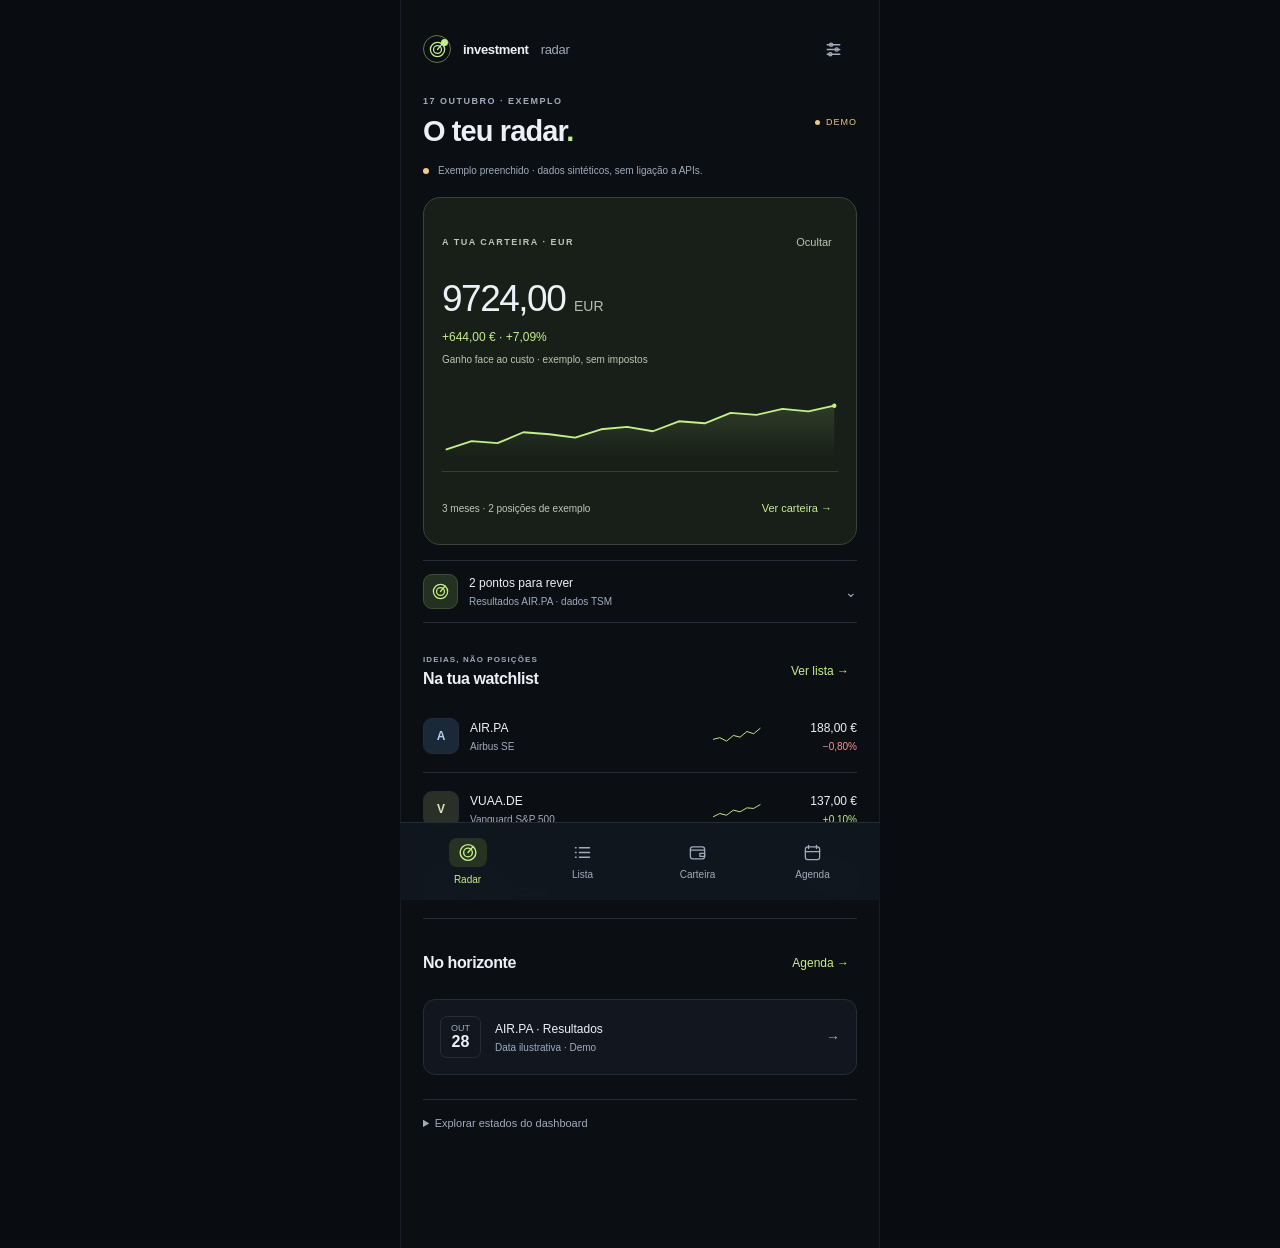
<file: docs/design/android.html>
<!doctype html><html lang="pt-PT"><meta charset="utf-8"><meta name="viewport" content="width=device-width,initial-scale=1,viewport-fit=cover"><title>Investment Radar · Proposta Android</title><link rel="stylesheet" href="preview.css"><body class="android"><div class="phone-app">
<section data-screen="radar" data-dashboard="android"><header class="mobile-header"><div class="brand row"><span class="logo" data-icon="radar"></span>investment<b>radar</b></div><button class="iconbtn" aria-label="Definições" data-dialog="mobile-settings" data-icon="settings"></button></header>
  <main class="mobile-content db-mobile"><div class="db-mobile-intro"><div><p class="eyebrow">17 OUTUBRO · EXEMPLO</p><h1>O teu radar<span>.</span></h1></div><span class="mobile-demo">DEMO</span></div>
    <div data-db-status class="db-status" role="status"></div>
    <article class="db-mobile-hero" aria-label="Carteira de exemplo"><div class="row between"><span class="eyebrow">A TUA CARTEIRA · EUR</span><button class="db-privacy" data-db-private aria-pressed="false" aria-label="Ocultar valores da carteira">Ocultar</button></div><div data-db-portfolio></div></article>
    <button class="db-mobile-priority" data-db-action="priorities" aria-expanded="false"><span class="db-priority-icon" data-icon="radar"></span><span><strong>2 pontos para rever</strong><small>Resultados AIR.PA · dados TSM</small></span><span class="db-arrow">⌄</span></button><div data-db-priorities hidden class="db-mobile-priority-list"><button data-db-action="calendar"><b>28 out · Airbus</b><small>Evento ilustrativo de resultados →</small></button><button data-db-action="quality"><b>TSM · dados parciais</b><small>Perceber porque falta o score →</small></button></div>
    <div class="mobile-section-head"><div><p class="eyebrow">IDEIAS, NÃO POSIÇÕES</p><h2>Na tua watchlist</h2></div><button class="text-btn" data-nav="watchlist">Ver lista →</button></div><div data-db-watch class="db-mobile-watch"></div>
    <div class="mobile-section-head"><h2>No horizonte</h2><button class="text-btn" data-nav="calendar">Agenda →</button></div><button class="db-mobile-event" data-db-action="calendar"><span class="datebox">OUT<strong>28</strong></span><span><b>AIR.PA · Resultados</b><small>Data ilustrativa · Demo</small></span><span class="db-arrow">→</span></button>
    <details class="db-mobile-prototype"><summary>Explorar estados do dashboard</summary><label class="db-scenario">Cenário do protótipo <select data-db-scenario aria-label="Cenário do dashboard"><option value="sample">Carteira de exemplo</option><option value="empty">Carteira vazia</option><option value="missing">Dados indisponíveis</option><option value="stale">Cache desatualizada</option></select></label><p>Valores sintéticos para avaliar o desenho. A app real começa sem posições.</p></details>
  </main></section>
<section data-screen="detail" class="mobile-detail" data-chart-scope hidden><header class="mobile-top-title"><button class="iconbtn" aria-label="Voltar ao radar" data-nav="radar" data-icon="back"></button><div class="stack"><strong data-asset-title>AIR.PA · Airbus SE</strong><small>EURONEXT PARIS · EUR</small></div><button class="iconbtn" aria-label="Adicionar à lista" data-toast="AIR.PA está na tua watchlist neste exemplo." data-icon="star"></button></header><div class="mobile-quote"><div class="row between"><small>Cotação de exemplo</small><span class="mobile-demo">DEMO</span></div><h1 data-value>188,00 <span>EUR</span></h1><p class="down">−1,52 (−0,80%) <span class="muted">· exemplo sintético</span></p></div><div data-chart data-compact="true" style="padding:0 15px"></div><div class="periods"><button data-period="1M">1M</button><button data-period="3M">3M</button><button class="active" data-period="6M">6M</button><button data-period="1A">1A</button><button data-period="MAX">Máx</button></div><main class="mobile-content"><button class="mobile-card score-card" style="width:100%;text-align:left" data-dialog="mobile-score"><div><h3>Leitura do modelo</h3><small data-when-available>FAIR · cobertura 9/9 no exemplo</small><small data-unavailable-note hidden>Dados insuficientes</small></div><strong class="score-number" data-value>71<span>/100</span></strong><span data-icon="chevron"></span></button><div data-tab-group><div class="tabs" role="tablist"><button class="active" role="tab" aria-selected="true" data-tab="summary">Resumo</button><button role="tab" data-tab="financials">Métricas</button><button role="tab" data-tab="events">Eventos</button><button role="tab" data-tab="news">Notícias</button></div><div data-tab-panel="summary"><h2 style="font-size:17px;margin:4px 0 12px">O que está por trás do score?</h2><p class="note">Receita e EPS crescem. A conversão em caixa merece acompanhamento. Exemplo de leitura, sem recomendação de compra.</p><div class="metrics"><div class="metric"><label>Receita YoY</label><strong class="up" data-value>+12,0%</strong></div><div class="metric"><label>P/E forward</label><strong data-value>23,2×</strong></div><div class="metric"><label>FCF margin</label><strong data-value>9,2%</strong></div><div class="metric"><label>ROE</label><strong data-value>18,4%</strong></div></div><p class="asset-info" style="margin-top:12px">Origem: Demo · períodos ilustrativos.<br>Dados em falta ficam como “—”.</p><button class="expand" data-dialog="mobile-score">Como é calculado? <span data-icon="chevron"></span></button></div><div data-tab-panel="financials" hidden><div class="mobile-card"><h3>Fundamentos e proveniência</h3><div class="divider"></div><p class="note">Receita YoY: +12,0% · trimestral · Demo<br>FCF margin: 9,2% · TTM · Demo<br>Revisões comparáveis: —<br><br>Na app, cada métrica terá fonte, período e base de cálculo.</p></div></div><div data-tab-panel="events" hidden><div class="mobile-event"><span class="datebox">OUT<strong>28</strong></span><span><strong>Resultados trimestrais</strong><small>Demo · data ilustrativa</small></span></div></div><div data-tab-panel="news" hidden><div class="mobile-card"><h3>Sem feed ligado</h3><p class="note" style="margin-top:12px">O modo live mostrará notícias com fonte e data. O layout mantém este estado explícito.</p></div></div></div><button class="btn" style="width:100%;margin:16px 0" data-toast="Nota simulada. Nenhum dado foi guardado."><span data-icon="note"></span>Registar a minha tese</button><button class="text-btn" style="padding:15px 0" data-missing>Simular dados em falta</button></main></section>
<section data-screen="watchlist" hidden><header class="mobile-header"><h1 style="font-size:25px">A minha lista</h1><button class="iconbtn" aria-label="Adicionar ativo" data-toast="Pesquisa e adição de instrumentos — fluxo proposto." data-icon="plus"></button></header><div class="mobile-search"><label class="search"><span data-icon="search"></span><input data-search placeholder="Pesquisar na lista" aria-label="Pesquisar na lista"></label></div><main class="mobile-content"><p class="note" style="margin:18px 0 5px">Organizada para acompanhar, sem confundir com posições da carteira.</p><div class="mobile-assets"><button class="asset-item" data-filter-item data-open-asset="AIR.PA"><span class="tile">A</span><span class="stack"><strong>AIR.PA</strong><small>Airbus SE</small></span><span class="price"><strong>188,00 €</strong><small class="down">−0,80%</small></span></button><button class="asset-item" data-filter-item data-toast="Detalhe ilustrado para AIR.PA."><span class="tile etf">V</span><span class="stack"><strong>VUAA.DE</strong><small>Vanguard S&P 500</small></span><span class="price"><strong>137,00 €</strong><small class="up">+0,10%</small></span></button><button class="asset-item" data-filter-item data-toast="Detalhe ilustrado para AIR.PA."><span class="tile bank">J</span><span class="stack"><strong>JPM</strong><small>JPMorgan Chase</small></span><span class="price"><strong>310,00 USD</strong><small class="down">−0,40%</small></span></button><button class="asset-item" data-filter-item data-toast="TSM tem cotação, mas faltam métricas para o score no exemplo."><span class="tile">T</span><span class="stack"><strong>TSM</strong><small>TSMC</small></span><span class="price"><strong>330,00 USD</strong><small class="up">+1,10%</small></span></button></div><p class="note" style="margin-top:24px">Dados demo · sem APIs.</p></main></section>
<section data-screen="portfolio" hidden><header class="mobile-header"><h1 style="font-size:25px">Carteira</h1><span class="mobile-demo">DEMO</span></header><main class="mobile-content"><div data-db-positions></div><p class="note" style="margin-top:20px">Cenário ligado ao dashboard. A aplicação real começa sem posições.</p></main></section>
<section data-screen="calendar" hidden><header class="mobile-header"><h1 style="font-size:25px">Agenda</h1><button class="iconbtn" aria-label="Filtros" data-toast="Filtro proposto: watchlist, carteira ou todos os ativos." data-icon="settings"></button></header><main class="mobile-content"><p class="eyebrow" style="margin:12px 0 20px">Eventos do exemplo</p><div class="mobile-event"><span class="datebox">OUT<strong>28</strong></span><span><strong>AIR.PA · Resultados</strong><small>Data ilustrativa · Demo</small></span></div><p class="note" style="margin:20px 0">O calendário real só apresenta datas devolvidas pelos providers, identificando eventos confirmados e estimados.</p></main></section>
<nav class="bottomnav" aria-label="Navegação principal"><button class="active" data-nav="radar" aria-current="page"><span data-icon="radar"></span>Radar</button><button data-nav="watchlist"><span data-icon="list"></span>Lista</button><button data-nav="portfolio"><span data-icon="wallet"></span>Carteira</button><button data-nav="calendar"><span data-icon="calendar"></span>Agenda</button></nav></div>
<dialog id="mobile-score"><h2>O score tem contexto</h2><p>O detalhe completo abre só quando o pedes: drivers, métricas em falta e método. Os valores deste protótipo são ilustrativos. O score não é uma recomendação automática.</p><button class="btn primary" data-close>Voltar à análise</button></dialog><dialog id="mobile-settings"><h2>Dados e preferências</h2><p>Demo não usa APIs. A configuração dos providers fica aqui, fora da navegação diária. As futuras chaves serão guardadas na camada nativa com Keystore.</p><p><a href="desktop.html">Ver proposta desktop ↗</a></p><button class="btn" data-close>Fechar</button></dialog><dialog id="dashboard-quality"><h2>Quando falta contexto</h2><p>TSM tem cotação no exemplo, mas apenas três das nove métricas do modelo. Mostramos o que existe e deixamos o score indisponível. O movimento do preço não preenche fundamentais em falta.</p><p>Este é um cenário de demonstração, sem pedidos a providers.</p><button class="btn" data-close>Entendido</button></dialog><script src="preview.js"></script><script src="dashboard.js"></script></body></html>
</file>
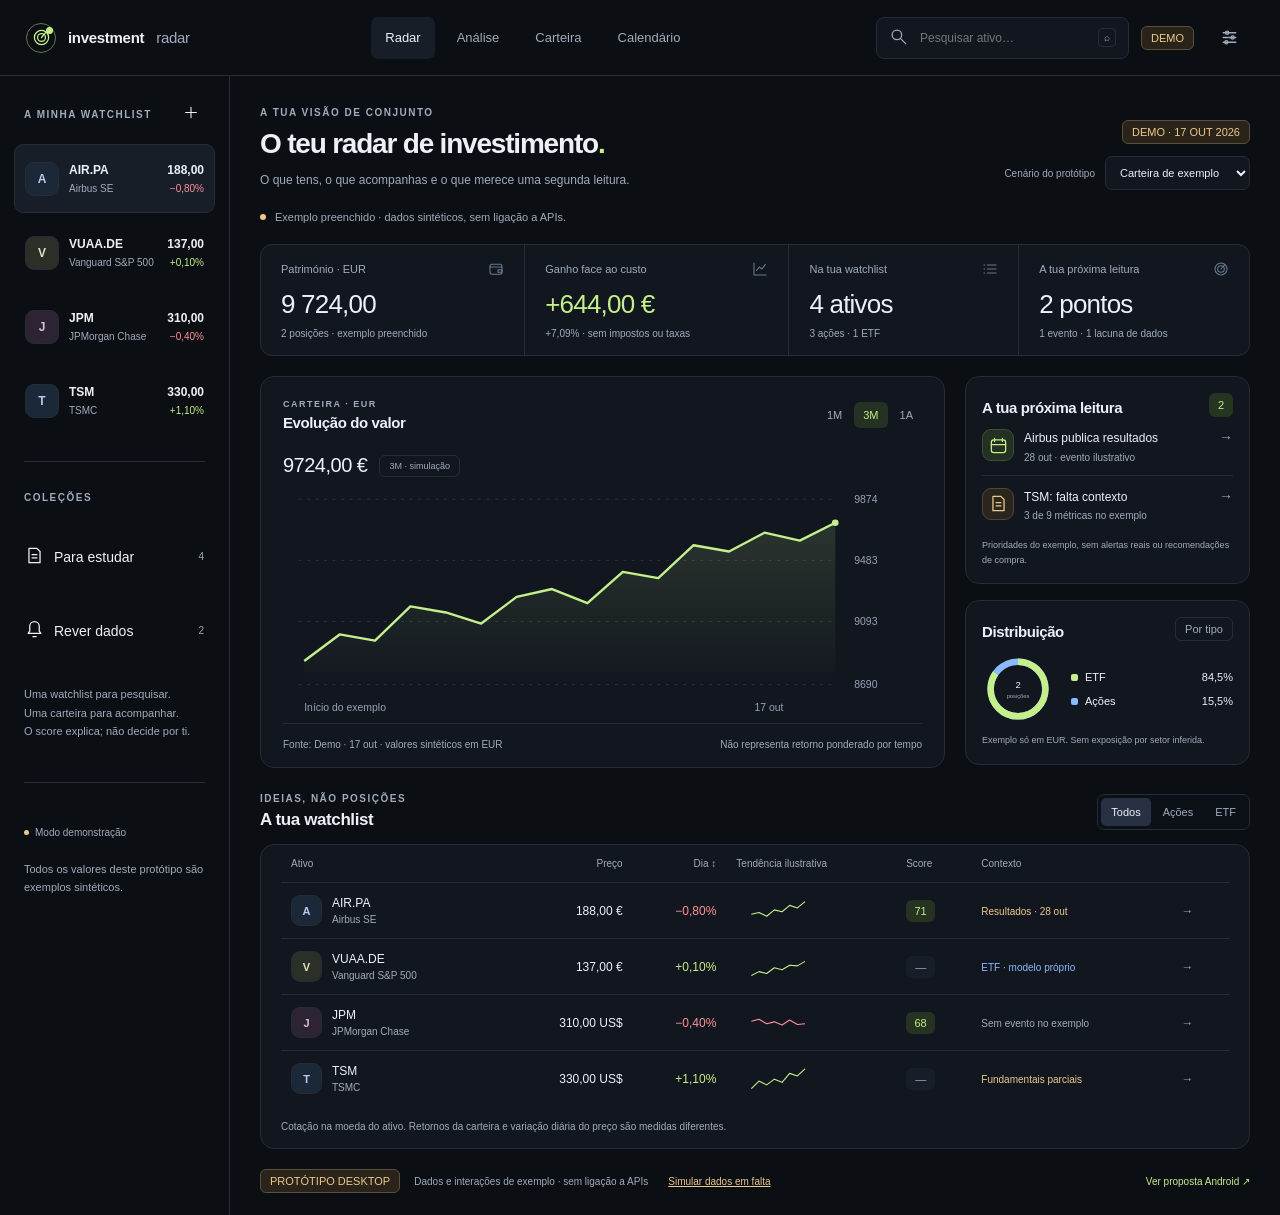
<file: docs/design/desktop.html>
<!doctype html><html lang="pt-PT"><meta charset="utf-8"><meta name="viewport" content="width=device-width, initial-scale=1"><title>Investment Radar · Proposta desktop</title><link rel="stylesheet" href="preview.css"><body style="min-width:1000px">
<header class="topbar"><div class="brand row"><span class="logo" data-icon="radar"></span>investment<b>radar</b></div><nav class="topnav" aria-label="Navegação principal"><button class="active" data-desktop-view="radar">Radar</button><button data-desktop-view="analysis">Análise</button><button data-desktop-view="portfolio">Carteira</button><button data-desktop-view="calendar">Calendário</button></nav><div class="row"><label class="search"><span data-icon="search"></span><input aria-label="Pesquisar na watchlist" placeholder="Pesquisar ativo…" data-search><span class="key">⌕</span></label><span class="tag demo">DEMO</span><button class="iconbtn" aria-label="Definições" data-dialog="settings" data-icon="settings"></button></div></header>
<div class="desktop-shell"><aside class="rail"><div class="railhead row between"><span class="eyebrow">A minha watchlist</span><button aria-label="Adicionar ativo" data-toast="Pesquisa de instrumentos — fluxo proposto." data-icon="plus"></button></div>
<button class="asset-item active" data-filter-item data-desktop-view="analysis"><span class="tile">A</span><span class="stack"><strong>AIR.PA</strong><small>Airbus SE</small></span><span class="price stack"><strong>188,00</strong><small class="down">−0,80%</small></span></button>
<button class="asset-item" data-filter-item data-toast="Neste exemplo, o detalhe completo está disponível para AIR.PA."><span class="tile etf">V</span><span class="stack"><strong>VUAA.DE</strong><small>Vanguard S&P 500</small></span><span class="price stack"><strong>137,00</strong><small class="up">+0,10%</small></span></button>
<button class="asset-item" data-filter-item data-toast="Neste exemplo, o detalhe completo está disponível para AIR.PA."><span class="tile bank">J</span><span class="stack"><strong>JPM</strong><small>JPMorgan Chase</small></span><span class="price stack"><strong>310,00</strong><small class="down">−0,40%</small></span></button>
<button class="asset-item" data-filter-item data-toast="Neste exemplo, o detalhe completo está disponível para AIR.PA."><span class="tile">T</span><span class="stack"><strong>TSM</strong><small>TSMC</small></span><span class="price stack"><strong>330,00</strong><small class="up">+1,10%</small></span></button>
<div class="rail-separator"></div><div class="railhead"><span class="eyebrow">Coleções</span></div><button class="asset-item" data-toast="Coleção proposta: empresas a estudar."><span data-icon="note"></span><span>Para estudar</span><small style="margin-left:auto">4</small></button><button class="asset-item" data-toast="Filtro proposto: ativos que precisam de dados novos."><span data-icon="bell"></span><span>Rever dados</span><small style="margin-left:auto">2</small></button><div class="rail-note">Uma watchlist para pesquisar.<br>Uma carteira para acompanhar.<br>O score explica; não decide por ti.</div><div class="rail-separator"></div><div class="rail-note"><div class="data-status">Modo demonstração</div><br>Todos os valores deste protótipo são exemplos sintéticos.</div></aside>
<main class="workbench">
<section data-desktop-panel="analysis" hidden><p class="crumb">Watchlist <span style="padding:0 9px">/</span> AIR.PA <span style="padding:0 9px">/</span> Euronext Paris</p><div class="asset-heading"><div class="row"><span class="tile">A</span><div><h1>Airbus SE</h1><p class="muted" style="font-size:11px">AIR.PA · EUR · Aerospace & Defence</p></div></div><div class="asset-actions"><div class="stack" style="text-align:right;margin-right:12px"><div class="price-large" data-value>188,00 <span>EUR</span></div><small class="down">−1,52 (−0,80%) · exemplo</small></div><button class="btn" data-toggle-watch><span data-icon="star"></span>Na watchlist</button></div></div>
<div class="analysis-grid"><div><article class="card chart-card" data-chart-scope><div class="chart-head"><div class="row"><h3>Histórico de preço</h3><span class="tag">Exemplo · não live</span></div><div class="segmented"><button class="active" data-chart-type="line">Linha</button><button data-chart-type="candles">Candles</button></div></div><div class="row between"><div class="periods"><button data-period="1M">1M</button><button data-period="3M">3M</button><button class="active" data-period="6M">6M</button><button data-period="1A">1A</button><button data-period="MAX">Máx</button></div><button class="text-btn" data-toast="Vista de gráfico expandido — interação a implementar." data-icon="expand" aria-label="Expandir gráfico"></button></div><div data-chart></div><div class="chart-foot"><span>Fonte: Demo · EUR · histórico sintético</span><span>Último ponto do exemplo: 17 out 2026</span></div></article>
<div data-tab-group><div class="tabs" role="tablist"><button class="active" role="tab" aria-selected="true" data-tab="overview">Visão geral</button><button role="tab" data-tab="financials">Fundamentos</button><button role="tab" data-tab="news">Notícias</button><button role="tab" data-tab="notes">Notas pessoais</button></div>
<div data-tab-panel="overview"><div class="metrics"><div class="metric"><label>Receita YoY</label><strong class="up" data-value>+12,0%</strong><small>Demo · trimestral YoY</small></div><div class="metric"><label>EPS YoY</label><strong data-value>+47,0%</strong><small>Demo · trimestral YoY</small></div><div class="metric"><label>FCF margin</label><strong data-value>9,2%</strong><small>Demo · TTM ilustrativo</small></div><div class="metric"><label>P/E forward</label><strong data-value>23,2×</strong><small>Demo · consenso ilustrativo</small></div></div><div class="research-bottom"><article class="card"><div class="cardhead"><h3>O que acompanhar</h3><span data-icon="calendar"></span></div><div class="row"><span class="datebox">OUT<strong>28</strong></span><div class="stack"><strong style="font-size:12px">Resultados trimestrais</strong><small style="font-size:10px">Evento demo · data ilustrativa</small></div></div><p class="note" style="margin-top:14px">Entrega de aeronaves, conversão em caixa e atualização de guidance.</p></article><article class="card"><div class="cardhead"><h3>A tua posição</h3><span class="tag">Carteira</span></div><p style="font-size:20px;margin-bottom:12px">Sem posição registada</p><p class="note">Acompanhar uma empresa não implica ter investido nela.</p><button class="text-btn" data-toast="Adicionar posição — fluxo proposto.">+ Registar posição</button></article></div></div>
<div data-tab-panel="financials" hidden><article class="card"><table class="table"><thead><tr><th>Métrica</th><th>Valor</th><th>Base / origem</th></tr></thead><tbody><tr><td>Receita YoY</td><td>+12,0%</td><td>Trimestral · Demo</td></tr><tr><td>FCF margin</td><td>9,2%</td><td>TTM · Demo</td></tr><tr><td>Revisão de estimativas</td><td>—</td><td>Exige consenso do mesmo período</td></tr></tbody></table></article></div>
<div data-tab-panel="news" hidden><article class="card"><h3>Notícias com contexto</h3><p class="note" style="margin-top:16px">Sem feed ligado. Aqui aparecerão título, data, fonte e ligação para a notícia original. As notícias não alteram o score sem uma regra explícita.</p></article></div>
<div data-tab-panel="notes" hidden><article class="card"><label class="eyebrow" for="researchNote">A minha tese</label><textarea id="researchNote" aria-label="Nota de análise" style="width:100%;min-height:100px;margin-top:18px;background:#0b0e13;color:#edf1f7;border:1px solid #252c37;padding:15px;border-radius:9px;font:inherit" placeholder="O que teria de mudar para rever a minha tese?"></textarea><button class="btn" data-toast="Nota simulada. Este protótipo não persiste dados.">Guardar nota</button></article></div></div></div>
<aside class="research-side"><article class="card"><div class="row between"><span class="eyebrow">Leitura do modelo</span><span class="tag good" data-when-available>FAIR</span></div><div class="score"><strong class="score-number" data-value>71<span>/100</span></strong><div><h3>Qualidade a acompanhar</h3><small>Exemplo de score</small></div></div><p class="note" data-when-available>Crescimento robusto. A conversão em caixa merece atenção antes de reforçar a tese.</p><p class="note" data-unavailable-note hidden>Dados insuficientes para calcular um score. Não substituímos ausências por zero.</p><div class="divider"></div><div class="row between"><small style="font-size:10px">Cobertura do exemplo</small><small data-value>9 / 9 métricas</small></div><div class="score-row"><span>Qualidade</span><div class="track"><i style="width:70%"></i></div><b data-value>70</b></div><div class="score-row"><span>Crescimento</span><div class="track"><i style="width:81%"></i></div><b data-value>81</b></div><div class="score-row"><span>Valuation</span><div class="track"><i style="width:58%"></i></div><b data-value>58</b></div><div class="score-row"><span>Momentum</span><div class="track"><i style="width:59%"></i></div><b data-value>59</b></div><div class="score-row"><span>Risco</span><div class="track"><i style="width:72%"></i></div><b data-value>72</b></div><div class="divider"></div><div class="driver"><span>↗</span>Receita e EPS sustentam o crescimento.</div><div class="driver"><span style="color:var(--amber)">!</span>Margem de caixa abaixo de 10%.</div><button class="text-btn" data-dialog="methodology">Como interpretar o score →</button></article><article class="card"><span class="eyebrow">Valuation · cenário</span><div class="valuation-scale" data-when-available><i></i><i></i><i></i><b></b></div><div class="range-label"><span>Conservador</span><span>Exigente</span></div><p class="note" style="margin-top:14px">Bandas dependem de hipóteses. Sem dados comparáveis, não mostramos preços-alvo.</p><button class="text-btn" data-dialog="methodology">Ver hipóteses →</button></article></aside></div></section>
<section data-desktop-panel="radar" data-dashboard="desktop">
  <div class="db-heading"><div><p class="eyebrow">A TUA VISÃO DE CONJUNTO</p><h1>O teu radar de investimento<span>.</span></h1><p class="db-subtitle">O que tens, o que acompanhas e o que merece uma segunda leitura.</p></div><div class="db-heading-controls"><span class="tag demo">DEMO · 17 OUT 2026</span><label class="db-scenario">Cenário do protótipo <select data-db-scenario aria-label="Cenário do dashboard"><option value="sample">Carteira de exemplo</option><option value="empty">Carteira vazia</option><option value="missing">Dados indisponíveis</option><option value="stale">Cache desatualizada</option></select></label></div></div>
  <div data-db-status class="db-status" role="status"></div>
  <div data-db-summary class="db-stats"></div>
  <div class="db-primary-grid"><article class="card db-portfolio" aria-label="Resumo da carteira de exemplo"><div class="db-card-heading"><div><p class="eyebrow">CARTEIRA · EUR</p><h2>Evolução do valor</h2></div><div class="periods" aria-label="Período do exemplo"><button data-db-period="1M" aria-pressed="false">1M</button><button data-db-period="3M" class="active" aria-pressed="true">3M</button><button data-db-period="1A" aria-pressed="false">1A</button></div></div><div data-db-portfolio></div></article>
    <aside class="db-priorities"><article class="card"><div class="db-card-heading"><h2>A tua próxima leitura</h2><span class="db-count">2</span></div><button class="db-priority" data-db-action="calendar"><span class="db-priority-icon" data-icon="calendar"></span><span><b>Airbus publica resultados</b><small>28 out · evento ilustrativo</small></span><span class="db-arrow">→</span></button><button class="db-priority" data-db-action="quality"><span class="db-priority-icon amber" data-icon="note"></span><span><b>TSM: falta contexto</b><small>3 de 9 métricas no exemplo</small></span><span class="db-arrow">→</span></button><p class="db-footnote">Prioridades do exemplo, sem alertas reais ou recomendações de compra.</p></article><article class="card db-allocation"><div class="db-card-heading"><h2>Distribuição</h2><span class="tag">Por tipo</span></div><div data-db-allocation></div></article></aside>
  </div>
  <div class="db-watch-heading"><div><p class="eyebrow">IDEIAS, NÃO POSIÇÕES</p><h2>A tua watchlist</h2></div><div class="segmented" aria-label="Filtrar watchlist"><button class="active" data-db-filter="all" aria-pressed="true">Todos</button><button data-db-filter="stock" aria-pressed="false">Ações</button><button data-db-filter="etf" aria-pressed="false">ETF</button></div></div>
  <article class="card db-watch-card"><table class="db-table"><thead><tr><th>Ativo</th><th>Preço</th><th><button data-db-sort aria-label="Ordenar por variação diária">Dia ↕</button></th><th>Tendência ilustrativa</th><th>Score</th><th>Contexto</th><th></th></tr></thead><tbody data-db-watch></tbody></table><p class="db-footnote">Cotação na moeda do ativo. Retornos da carteira e variação diária do preço são medidas diferentes.</p></article>
</section>
<section data-desktop-panel="portfolio" hidden><p class="eyebrow">PATRIMÓNIO · DEMONSTRAÇÃO</p><h1 style="margin:12px 0 24px">A tua carteira</h1><div data-db-positions></div></section>
<section data-desktop-panel="calendar" hidden><p class="eyebrow">Catalisadores</p><h1 style="margin:12px 0 24px">Calendário de resultados</h1><article class="card"><div class="row"><span class="datebox">OUT<strong>28</strong></span><div class="stack"><h2>AIR.PA · Resultados</h2><small>Demo · evento ilustrativo, não confirmado</small></div></div></article></section>
<footer class="demo-bar"><span class="tag demo">PROTÓTIPO DESKTOP</span><span>Dados e interações de exemplo · sem ligação a APIs</span><button data-missing>Simular dados em falta</button><a href="android.html" style="margin-left:auto">Ver proposta Android ↗</a></footer></main></div>
<dialog id="settings"><h2>Configuração de dados</h2><p>A aplicação começa em Demo. As futuras API keys são guardadas pela camada nativa. O estado “configurado” é diferente de uma ligação verificada.</p><button class="btn" data-close>Fechar</button></dialog><dialog id="methodology"><h2>Um score explicável</h2><p>Qualidade, crescimento, valuation, momentum e risco têm origens e cobertura visíveis. O score é heurístico; não é uma ordem de compra. Os números desta proposta são ilustrativos.</p><button class="btn" data-close>Entendido</button></dialog>
<dialog id="dashboard-quality"><h2>Quando falta contexto</h2><p>TSM tem cotação no exemplo, mas apenas três das nove métricas do modelo. Mostramos o que existe e deixamos o score indisponível. O movimento do preço não preenche fundamentais em falta.</p><p>Este é um cenário de demonstração, sem pedidos a providers.</p><button class="btn" data-close>Entendido</button></dialog><script src="preview.js"></script><script src="dashboard.js"></script></body></html>
</file>
<file: docs/design/preview.css>
:root{color-scheme:dark;--bg:#0b0e13;--panel:#12171f;--panel2:#181e28;--line:#252c37;--text:#edf1f7;--muted:#a0abbc;--green:#c4ef8b;--red:#ff9299;--blue:#8cb9ff;--amber:#edc98c;--radius:14px;font-family:Inter,"Segoe UI",Roboto,Arial,sans-serif;font-size:14px}*{box-sizing:border-box}body{margin:0;background:var(--bg);color:var(--text)}button,input,select{font:inherit}button,a{touch-action:manipulation}button{background:transparent;color:inherit;border:0;cursor:pointer}button:focus-visible,a:focus-visible,input:focus-visible{outline:2px solid var(--green);outline-offset:3px}button:disabled{opacity:.5;cursor:default}a{color:var(--green);text-decoration:none}h1,h2,h3,p{margin:0}h1{font-size:28px;font-weight:600;letter-spacing:-1px}h2{font-size:18px;font-weight:600;letter-spacing:-.4px}h3{font-size:14px;font-weight:600}small,.muted{color:var(--muted)}small{font-size:12px}svg.icon{width:19px;height:19px;fill:none;stroke:currentColor;stroke-width:1.6;stroke-linecap:round;stroke-linejoin:round;flex-shrink:0}.row{display:flex;align-items:center;gap:12px}.between{justify-content:space-between}.stack{display:flex;flex-direction:column;gap:6px}.up{color:var(--green)}.down{color:var(--red)}.tag{display:inline-flex;align-items:center;gap:7px;padding:5px 9px;border:1px solid var(--line);border-radius:6px;font-size:11px;color:var(--muted);white-space:nowrap}.tag.demo{border-color:#59503c;color:var(--amber);background:#292319}.tag.good{background:#243020;color:var(--green);border:0}.eyebrow{font-size:10px;letter-spacing:1.5px;text-transform:uppercase;font-weight:600;color:var(--muted)}.card{background:var(--panel);border:1px solid var(--line);border-radius:var(--radius);padding:20px}.cardhead{display:flex;align-items:center;justify-content:space-between;margin-bottom:20px}.btn{min-height:40px;padding:10px 15px;border:1px solid var(--line);border-radius:8px;display:inline-flex;gap:8px;align-items:center;justify-content:center;font-weight:500}.btn.primary{color:#182014;background:var(--green);border-color:var(--green)}.btn:hover{border-color:var(--green)}.text-btn{color:var(--green);font-size:12px;padding:8px}.logo{width:30px;height:30px;color:var(--green);display:grid;place-items:center;border:1px solid #63784c;border-radius:50%;position:relative}.logo:after{content:'';position:absolute;width:7px;height:7px;background:var(--green);border-radius:50%;top:3px;right:2px}.brand{font-size:15px;font-weight:600;letter-spacing:-.3px}.brand b{font-weight:400;color:var(--muted)}.topbar{height:76px;border-bottom:1px solid var(--line);padding:0 26px;display:flex;align-items:center;justify-content:space-between;gap:25px}.topnav{display:flex;align-items:center;gap:8px}.topnav button{height:42px;padding:0 14px;color:var(--muted);font-size:13px;border-radius:7px}.topnav button.active{background:var(--panel2);color:var(--text)}.search{display:flex;align-items:center;gap:10px;background:var(--panel);border:1px solid var(--line);border-radius:8px;padding:9px 12px;color:var(--muted)}.search input{min-width:0;width:170px;background:transparent;border:0;color:var(--text);outline:none;font-size:12px}.key{font-size:10px;border:1px solid var(--line);border-radius:4px;padding:3px 5px}.desktop-shell{display:grid;grid-template-columns:230px minmax(0,1fr);min-height:calc(100vh - 76px)}.rail{padding:26px 14px;border-right:1px solid var(--line)}.railhead{padding:0 10px;margin-bottom:18px}.railhead .icon{width:16px}.asset-item{width:100%;display:flex;align-items:center;gap:10px;text-align:left;padding:14px 10px;margin-bottom:5px;border-radius:9px;min-height:69px;border:1px solid transparent}.asset-item.active{background:var(--panel2);border-color:var(--line)}.asset-item:hover{background:var(--panel)}.asset-item .price{margin-left:auto;text-align:right}.asset-item strong{font-size:12px}.asset-item small{font-size:10px}.tile{width:34px;height:34px;display:grid;place-items:center;flex-shrink:0;border:1px solid var(--line);border-radius:9px;font-weight:600;font-size:12px;background:#1b2838;color:#b6cced}.tile.etf{background:#2a3027;color:#d8e4bd}.tile.bank{background:#2c2333;color:#d8bbdf}.rail-separator{border-top:1px solid var(--line);margin:26px 10px}.rail-note{padding:15px 10px;font-size:11px;line-height:1.7;color:var(--muted)}.workbench{padding:27px 30px 22px;max-width:1600px;width:100%;margin:auto}.crumb{font-size:11px;color:var(--muted);margin-bottom:22px}.asset-heading{display:flex;align-items:center;justify-content:space-between;margin-bottom:25px;gap:20px}.asset-heading .tile{width:48px;height:48px;font-size:18px}.asset-heading h1{font-size:28px;margin-bottom:5px}.price-large{font-size:30px;font-weight:500;letter-spacing:-1px}.price-large span{font-size:14px;color:var(--muted);letter-spacing:0}.asset-actions{display:flex;gap:10px;align-items:center}.analysis-grid{display:grid;grid-template-columns:minmax(0,1fr) 285px;gap:18px}.chart-card{padding-bottom:12px}.chart-head{display:flex;justify-content:space-between;align-items:center;margin-bottom:14px}.segmented{display:flex;background:#0c1118;border:1px solid var(--line);border-radius:7px;padding:3px;gap:2px}.segmented button{border-radius:5px;padding:5px 10px;font-size:11px;color:var(--muted);min-height:28px}.segmented button.active{background:#283142;color:var(--text)}.periods{display:flex;gap:8px}.periods button{font-size:11px;padding:7px 9px;border-radius:6px;color:var(--muted)}.periods button.active{background:#253122;color:var(--green)}.chart{width:100%;height:250px;overflow:visible;margin:5px 0 10px}.chart .grid{stroke:#29303a;stroke-width:1;stroke-dasharray:3 6}.chart .price-line{stroke:var(--green);stroke-width:2.5;fill:none;stroke-linejoin:round}.chart text{font-size:10px;fill:#8e99ab}.chart-foot{border-top:1px solid var(--line);padding-top:12px;font-size:10px;color:var(--muted);display:flex;justify-content:space-between}.tabs{display:flex;gap:22px;border-bottom:1px solid var(--line);margin:25px 0 18px}.tabs button{padding:0 0 13px;color:var(--muted);font-size:12px;border-bottom:2px solid transparent}.tabs button.active{color:var(--text);border-color:var(--green)}.metrics{display:grid;grid-template-columns:repeat(4,1fr);gap:1px;background:var(--line);border:1px solid var(--line);border-radius:12px;overflow:hidden}.metric{padding:17px 18px;background:var(--panel)}.metric label{font-size:11px;color:var(--muted);display:block;margin-bottom:9px}.metric strong{display:block;font-size:23px;font-weight:500;letter-spacing:-.7px}.metric small{font-size:9px;display:block;margin-top:7px}.research-bottom{display:grid;grid-template-columns:1fr 1fr;gap:18px;margin-top:18px}.news-row,.event-row{display:flex;gap:12px;border-top:1px solid var(--line);padding-top:13px;margin-top:13px;font-size:12px;line-height:1.5}.datebox{border:1px solid var(--line);border-radius:7px;text-align:center;padding:6px 10px;color:var(--muted);font-size:9px}.datebox strong{font-size:16px;color:var(--text);display:block}.research-side .card{margin-bottom:18px}.score{display:flex;align-items:center;gap:14px;margin:18px 0}.score-number{font-size:44px;letter-spacing:-2px;color:var(--green)}.score-number span{font-size:14px;letter-spacing:0;color:var(--muted)}.score h3{margin-bottom:7px}.note{font-size:11px;color:var(--muted);line-height:1.75}.divider{height:1px;background:var(--line);margin:18px 0}.score-row{display:flex;align-items:center;gap:10px;font-size:11px;margin-top:13px}.score-row>span{width:72px;color:var(--muted)}.track{height:4px;flex:1;background:#2b3340;border-radius:3px}.track i{height:100%;display:block;background:#9bbf78;border-radius:3px}.score-row b{font-size:10px;min-width:20px;font-weight:400}.driver{padding:10px 0;font-size:11px;line-height:1.55;color:var(--muted);display:flex;gap:9px}.driver span{color:var(--green)}.valuation-scale{height:6px;display:flex;gap:3px;position:relative;margin:22px 0 12px}.valuation-scale i{height:6px;flex:1;background:#5b8460;border-radius:3px}.valuation-scale i:nth-child(2){background:#93835b}.valuation-scale i:nth-child(3){background:#98646a}.valuation-scale b{position:absolute;left:62%;top:-5px;width:2px;height:16px;background:#fff}.range-label{font-size:10px;display:flex;justify-content:space-between;color:var(--muted)}.data-status{display:flex;align-items:center;gap:6px;font-size:10px;color:var(--muted)}.data-status:before{content:'';width:5px;height:5px;border-radius:50%;background:var(--amber)}.table{width:100%;border-collapse:collapse;text-align:left;font-size:12px}.table th{font-size:10px;color:var(--muted);font-weight:400;padding:12px 8px;border-bottom:1px solid var(--line)}.table td{padding:17px 8px;border-bottom:1px solid var(--line)}.table td:last-child{text-align:right}.demo-bar{display:flex;align-items:center;gap:14px;font-size:10px;color:var(--muted);margin-top:20px}.demo-bar button{text-decoration:underline;font-size:10px;color:var(--amber)}[hidden]{display:none!important}.toast{position:fixed;bottom:26px;left:50%;transform:translateX(-50%);background:var(--text);color:var(--bg);border-radius:9px;padding:14px 22px;font-size:12px;z-index:9;box-shadow:0 5px 35px #0006}dialog{background:var(--panel);border:1px solid var(--line);border-radius:18px;color:var(--text);max-width:440px;width:calc(100% - 32px);padding:26px}dialog::backdrop{background:#000a}dialog p{font-size:13px;color:var(--muted);line-height:1.8;margin:18px 0}dialog .btn{width:100%}
/* Dedicated Android composition */
.android{font-family:Roboto,"Segoe UI",Arial,sans-serif;background:#090c11}.phone-app{max-width:480px;min-height:100dvh;margin:auto;background:var(--bg);border-left:1px solid #171d26;border-right:1px solid #171d26;padding-bottom:95px}.mobile-header{padding:25px 22px 16px;display:flex;align-items:center;justify-content:space-between}.mobile-header .brand{font-size:13px}.mobile-header .logo{width:28px;height:28px}.iconbtn{height:48px;width:48px;display:inline-flex;align-items:center;justify-content:center;border-radius:50%;color:var(--muted)}.mobile-content{padding:0 22px}.mobile-content h1{font-size:28px;letter-spacing:-.9px}.mobile-intro{padding:8px 0 22px}.mobile-intro .eyebrow{margin-bottom:10px}.mobile-intro p{font-size:12px;color:var(--muted);margin-top:9px}.mobile-summary{background:#1c281e;border:1px solid #3a4b34;border-radius:15px;padding:18px 18px;display:flex;gap:13px;margin-bottom:24px;width:100%;text-align:left}.mobile-summary>.icon{color:var(--green);width:24px;height:24px;margin-top:3px}.mobile-summary strong{display:block;font-size:14px;line-height:1.5}.mobile-summary small{font-size:11px;line-height:1.6}.mobile-section-head{display:flex;justify-content:space-between;align-items:center;margin:21px 0 10px}.mobile-section-head h2{font-size:16px}.mobile-assets .asset-item{padding:16px 0;margin:0;border:0;border-radius:0;border-bottom:1px solid var(--line);gap:12px}.mobile-assets .tile{width:40px;height:40px}.mobile-assets .asset-item strong{font-size:13px}.mobile-assets .asset-item small{font-size:11px}.mobile-assets .asset-item .price{font-size:13px}.mobile-assets .asset-item .price small{display:block;margin-top:6px}.mobile-card{padding:17px;border-radius:14px;border:1px solid var(--line);background:var(--panel);margin-bottom:12px}.mobile-card .note{font-size:12px}.mobile-event{display:flex;gap:15px;align-items:center;padding:16px;background:var(--panel);border:1px solid var(--line);border-radius:12px}.mobile-event .datebox{font-size:9px}.mobile-event strong{font-size:12px}.mobile-event small{display:block;margin-top:6px;font-size:10px}.bottomnav{height:78px;position:fixed;bottom:0;left:50%;transform:translateX(-50%);width:min(100%,480px);display:flex;justify-content:space-around;background:#11171ff5;border-top:1px solid var(--line);padding:8px 10px max(8px,env(safe-area-inset-bottom));backdrop-filter:blur(14px);z-index:4}.bottomnav button{display:flex;flex-direction:column;gap:5px;align-items:center;justify-content:center;color:var(--muted);font-size:10px;min-height:54px;min-width:68px}.bottomnav button.active{color:var(--green)}.bottomnav button.active .icon{background:#263322;border-radius:8px;width:38px;padding:4px;height:29px}.mobile-demo{font-size:9px;color:var(--amber);letter-spacing:1px;display:flex;align-items:center;gap:6px}.mobile-demo:before{content:'';width:5px;height:5px;background:var(--amber);border-radius:50%}.mobile-top-title{display:flex;align-items:center;gap:6px;padding:10px 12px}.mobile-top-title .iconbtn{width:40px}.mobile-top-title .stack{gap:3px}.mobile-top-title .stack strong{font-size:13px}.mobile-top-title .stack small{font-size:10px}.mobile-top-title>.iconbtn{margin-left:auto}.mobile-quote{padding:18px 22px 4px}.mobile-quote h1{font-size:36px;margin:8px 0}.mobile-quote h1 span{font-size:16px;color:var(--muted)}.mobile-quote p{font-size:12px}.mobile-detail .chart{height:190px;margin-top:12px}.mobile-detail .periods{justify-content:space-between;margin:0 18px 20px}.mobile-detail .periods button{min-width:43px;min-height:40px}.mobile-detail .score-number{font-size:35px}.mobile-detail .score{margin:0}.mobile-detail .score-card{display:flex;align-items:center;justify-content:space-between}.mobile-detail .score-card h3{font-size:13px;margin-bottom:5px}.mobile-detail .score-card small{font-size:10px}.mobile-detail .tabs{gap:0;justify-content:space-between;margin:22px 0 18px}.mobile-detail .tabs button{font-size:12px;padding:12px 6px}.mobile-detail .metrics{grid-template-columns:repeat(2,1fr);margin-top:16px}.mobile-detail .metric{padding:16px}.mobile-detail .metric strong{font-size:22px}.expand{width:100%;padding:18px 0;display:flex;align-items:center;justify-content:space-between;font-size:12px;border-top:1px solid var(--line)}.mobile-search{padding:0 22px}.mobile-search .search input{width:100%;font-size:14px}.mobile-search .search{min-height:48px}.mobile-portfolio-value{font-size:38px;letter-spacing:-1.5px;margin:17px 0 8px}.mobile-portfolio-value span{font-size:14px;letter-spacing:0;color:var(--muted)}.mobile-empty{padding:32px 15px;text-align:center}.mobile-empty h2{margin:18px 0 10px}.mobile-empty p{margin-bottom:22px;font-size:13px;line-height:1.8;color:var(--muted)}.android .btn{min-height:48px}.mobile-detail .asset-info{font-size:11px;line-height:1.8;color:var(--muted)}@media(max-width:1150px){.topnav{gap:0}.search input{width:125px}.desktop-shell{grid-template-columns:200px 1fr}.workbench{padding:24px 20px}.analysis-grid{grid-template-columns:1fr 255px}.asset-actions .btn{font-size:11px}.research-bottom{grid-template-columns:1fr}.chart{height:230px}.topbar{padding:0 18px;gap:10px}.topnav button{padding:0 9px}}@media(prefers-reduced-motion:reduce){*{scroll-behavior:auto!important;animation:none!important;transition:none!important}}

/* Dashboard v2 — the same data, distinct desktop and Android compositions. */
.db-heading{display:flex;justify-content:space-between;gap:24px;margin:4px 0 22px;align-items:flex-end}.db-heading h1{font-size:31px;letter-spacing:-1.2px;margin:10px 0}.db-heading h1 span,.db-mobile-intro h1 span{color:var(--green)}.db-subtitle{font-size:12px;color:var(--muted);line-height:1.7}.db-heading-controls{display:flex;align-items:flex-end;flex-direction:column;gap:12px}.db-scenario{font-size:10px;color:var(--muted);display:flex;align-items:center;gap:10px;white-space:nowrap}.db-scenario select{border:1px solid var(--line);border-radius:7px;background:var(--panel);color:var(--text);padding:9px 10px;font-size:11px}.db-status{font-size:11px;color:var(--muted);display:flex;align-items:center;gap:9px;line-height:1.6;margin:0 0 18px;min-height:18px}.db-status:before{content:'';width:6px;height:6px;border-radius:50%;background:var(--amber);flex-shrink:0}.db-status.db-warning{padding:12px 14px;background:#292319;border:1px solid #665739;border-radius:9px;color:var(--amber)}.db-stats{display:grid;grid-template-columns:1.15fr 1.15fr 1fr 1fr;border:1px solid var(--line);border-radius:12px;overflow:hidden;margin-bottom:20px;background:var(--panel)}.db-stat{padding:18px 20px;border-right:1px solid var(--line)}.db-stat:last-child{border-right:0}.db-stat>span{display:flex;align-items:center;justify-content:space-between;font-size:11px;color:var(--muted);margin-bottom:12px}.db-stat>strong{font-size:27px;font-weight:500;letter-spacing:-.8px}.db-stat>strong>small{font-size:13px;color:var(--muted);letter-spacing:0}.db-stat>small{display:block;font-size:10px;margin-top:8px}.db-stat .icon{width:16px;height:16px;color:#67798c}.db-primary-grid{display:grid;grid-template-columns:minmax(0,1fr) 285px;gap:20px}.db-card-heading{display:flex;align-items:center;justify-content:space-between;gap:14px}.db-card-heading h2{font-size:15px;margin-top:5px}.db-card-heading .eyebrow{font-size:9px}.db-card-heading .periods{gap:3px}.db-portfolio{padding:22px 22px 14px;min-width:0;display:flex;flex-direction:column}.db-portfolio>[data-db-portfolio]{display:flex;flex:1;flex-direction:column;min-height:320px}.db-chart-summary{display:flex;align-items:center;gap:12px;margin:23px 0 0}.db-chart-summary strong{font-size:20px;font-weight:500;letter-spacing:-.5px}.db-chart-summary .tag{font-size:9px}.db-value-chart{width:100%;height:228px;display:block;margin:8px 0 10px}.db-value-chart text{fill:#96a3b6;font-size:11px}.db-value-chart .db-grid{stroke:#2a3440;stroke-width:1;stroke-dasharray:3 6}.db-chart-source{display:flex;align-items:center;justify-content:space-between;border-top:1px solid var(--line);padding-top:13px;margin-top:auto;font-size:10px;color:var(--muted);gap:15px;line-height:1.6}.db-priorities{display:flex;flex-direction:column;gap:16px}.db-priorities .card{padding:17px}.db-count{display:grid;place-items:center;color:var(--green);background:#263422;border-radius:6px;font-size:11px;min-width:24px;height:24px}.db-priority{display:flex;align-items:flex-start;gap:10px;width:100%;text-align:left;padding:17px 0;border-bottom:1px solid var(--line)}.db-priority:last-of-type{border-bottom:0;padding-bottom:9px}.db-priority-icon{background:#243021;border:1px solid #3e4e34;color:var(--green);width:32px;height:32px;border-radius:9px;display:grid;place-items:center;flex-shrink:0}.db-priority-icon.amber{background:#2b261d;border-color:#514533;color:var(--amber)}.db-priority b{display:block;font-size:12px;font-weight:500;line-height:1.6}.db-priority small{display:block;font-size:10px;margin-top:3px}.db-priority em{display:block;font-style:normal;font-size:10px;color:var(--muted);margin-top:5px;line-height:1.6}.db-arrow{color:var(--muted);margin-left:auto;padding-left:5px}.db-footnote{font-size:10px;line-height:1.8;color:var(--muted);margin-top:12px}.db-allocation .db-card-heading{margin-bottom:12px}.db-allocation-body{display:flex;align-items:center;gap:17px}.db-donut{width:86px;height:86px;flex-shrink:0}.db-donut text{fill:var(--text);font-size:13px;font-weight:500}.db-allocation-key{flex:1;font-size:11px}.db-allocation-key div{display:flex;align-items:center;gap:7px;margin:12px 0}.db-allocation-key b{font-size:11px;margin-left:auto;font-weight:500}.db-dot{display:inline-block;width:7px;height:7px;border-radius:2px;background:var(--green)}.db-dot.blue{background:var(--blue)}.db-empty{flex:1;display:flex;flex-direction:column;align-items:center;justify-content:center;min-height:260px;text-align:center;padding:25px;gap:14px}.db-empty .icon{width:35px;height:35px;color:var(--green)}.db-empty p{font-size:12px;color:var(--muted);line-height:1.8;max-width:330px}.db-allocation-empty{font-size:11px;color:var(--muted);padding:20px 0;line-height:1.8}.db-watch-heading{display:flex;align-items:center;justify-content:space-between;gap:15px;margin:25px 0 14px}.db-watch-heading h2{font-size:17px;margin-top:6px}.db-watch-card{padding:0 20px 12px;overflow:auto}.db-table{border-collapse:collapse;width:100%;text-align:left;font-size:12px;white-space:nowrap}.db-table th{font-size:10px;color:var(--muted);font-weight:400;padding:13px 10px;border-bottom:1px solid var(--line)}.db-table td{padding:15px 10px;border-bottom:1px solid var(--line)}.db-table tr:last-child td{border-bottom:0}.db-table .tile{width:31px;height:31px;font-size:11px}.db-table strong{display:block;font-size:12px;font-weight:500}.db-table small{display:block;font-size:10px;margin-top:4px}.db-table th:nth-child(2),.db-table td:nth-child(2),.db-table th:nth-child(3),.db-table td:nth-child(3){text-align:right}.db-table th button{color:var(--muted);font:inherit;padding:0}.db-open-asset{display:flex;align-items:center;gap:10px;text-align:left;padding:0}.db-spark{width:85px;height:23px;display:block}.db-score-chip{font-size:11px;padding:5px 8px;background:#253320;color:var(--green);border-radius:6px;display:inline-block;min-width:29px;text-align:center}.db-score-chip.unknown{color:var(--muted);background:var(--panel2)}.db-context{color:var(--muted);font-size:10px}.db-context.attention{color:var(--amber)}.db-context.etf{color:var(--blue)}.db-table .db-more{padding:4px;color:var(--muted)}
/* The mobile dashboard favors a single focus, not a compressed table. */
.db-mobile-intro{display:flex;align-items:center;justify-content:space-between;margin:7px 0 14px}.db-mobile-intro h1{font-size:29px;margin:9px 0 0}.db-mobile-intro .eyebrow{font-size:9px}.db-mobile .db-status{font-size:10px;margin-bottom:17px}.db-mobile-hero{padding:20px 18px 0;border:1px solid #394631;border-radius:17px;background:#171f18}.db-mobile-hero .eyebrow{font-size:9px;color:#bcc7b7}.db-privacy{font-size:11px;padding:8px 3px;color:#b7c7b0;min-height:32px}.db-mobile-amount{font-size:37px;font-weight:500;letter-spacing:-1.5px;margin:12px 0 7px;white-space:nowrap}.db-mobile-amount span{font-size:14px;color:#b3c0ae;letter-spacing:0}.db-mobile-gain{font-size:12px;color:var(--green);line-height:1.8}.db-mobile-gain small{color:#bac6b5;font-size:10px}.db-mobile-hero .db-value-chart{height:85px;margin:13px 0 3px}.db-mobile-hero .db-value-chart .db-grid{stroke:#364332}.db-mobile-hero .db-value-chart text{font-size:18px;fill:#b1bda9}.db-mobile-hero-footer{display:flex;align-items:center;justify-content:space-between;border-top:1px solid #35422f;padding:12px 0;font-size:10px;color:#bec9b7}.db-mobile-hero-footer button{color:var(--green);font-size:11px;min-height:30px}.db-mobile-priority{margin:15px 0 24px;width:100%;text-align:left;display:flex;gap:11px;align-items:center;padding:13px 0;border-top:1px solid var(--line);border-bottom:1px solid var(--line)}.db-mobile-priority .db-priority-icon{width:35px;height:35px}.db-mobile-priority strong{font-size:12px;font-weight:500;display:block}.db-mobile-priority small{display:block;font-size:10px;margin-top:6px}.db-mobile-priority-list{margin:-15px 0 22px;border:1px solid var(--line);border-radius:10px;padding:0 12px}.db-mobile-priority-list button{display:flex;flex-direction:column;gap:7px;width:100%;padding:15px 0;text-align:left;min-height:64px;border-bottom:1px solid var(--line)}.db-mobile-priority-list button:last-child{border:0}.db-mobile-priority-list b{font-size:12px}.db-mobile-priority-list small{font-size:11px}.db-mobile .mobile-section-head{margin:20px 0 5px;align-items:center}.db-mobile .mobile-section-head .eyebrow{font-size:8px;letter-spacing:1.1px;margin-bottom:6px}.db-mobile-watch-row{display:flex;align-items:center;gap:11px;width:100%;text-align:left;padding:16px 0;border-bottom:1px solid var(--line);min-height:73px}.db-mobile-watch-row .tile{width:36px;height:36px}.db-mobile-watch-row strong{display:block;font-size:12px;font-weight:500}.db-mobile-watch-row small{display:block;font-size:10px;margin-top:6px}.db-mobile-watch-row>.db-spark{margin-left:auto;width:48px;height:24px}.db-mobile-watch-row>.db-mobile-quote{text-align:right;min-width:85px}.db-mobile-event{display:flex;align-items:center;gap:14px;width:100%;text-align:left;padding:16px;border:1px solid var(--line);background:var(--panel);border-radius:12px;margin-top:12px}.db-mobile-event b{font-size:12px;font-weight:500;display:block}.db-mobile-event small{display:block;font-size:10px;margin-top:6px}.db-mobile-prototype{margin:24px 0 5px;border-top:1px solid var(--line);font-size:11px;color:var(--muted)}.db-mobile-prototype summary{padding:17px 0;cursor:pointer;min-height:48px}.db-mobile-prototype .db-scenario{display:block;white-space:normal}.db-mobile-prototype select{width:100%;min-height:48px;margin-top:10px;font-size:12px}.db-mobile-prototype p{font-size:11px;line-height:1.8;padding:15px 0}.db-mobile-hero .db-empty{padding:20px 0;min-height:200px}.db-mobile-hero .db-empty h2{font-size:18px}.db-mobile-hero .db-empty .icon{width:29px;height:29px}.db-mobile-hero .db-empty p{font-size:11px}.db-mobile-hero .db-empty .btn{font-size:12px}.db-mobile-hero.db-unavailable{border-color:var(--line);background:var(--panel)}.db-chart-unavailable{height:220px;display:grid;place-items:center;text-align:center;color:var(--muted);font-size:12px;line-height:1.8;padding:30px}.db-mobile-hero .db-chart-unavailable{height:150px;padding:15px}.db-privacy-note{font-size:10px;color:#c0ccb9;line-height:1.7;min-height:14px}.db-hidden-values{letter-spacing:4px;font-size:31px}
@media(max-width:1250px){.db-heading{align-items:flex-start}.db-heading h1{font-size:26px}.db-heading-controls>.tag{display:none}.db-scenario{display:block}.db-scenario select{display:block;margin-top:7px}.db-primary-grid{grid-template-columns:minmax(0,1fr) 255px}.db-stat{padding:15px}.db-stat>strong{font-size:23px}.db-stat>small{font-size:9px}.db-stat>span{font-size:10px}.db-table td,.db-table th{padding-left:6px;padding-right:6px}.db-table .db-spark{width:66px}}
@media(max-width:375px){.db-mobile-watch-row{gap:8px}.db-mobile-watch-row>.db-spark{width:33px}.db-mobile-watch-row .tile{width:31px;height:31px}.db-mobile-amount{font-size:33px}.db-mobile-watch-row>.db-mobile-quote{min-width:81px}}
.db-chart-wrap{position:relative}.db-tooltip{position:absolute;left:14px;top:8px;background:#e7f0df;color:#182014;border-radius:6px;padding:9px 12px;font-size:11px;pointer-events:none}.db-private-chart{height:101px;display:grid;place-items:center;color:#b5c4ad;font-size:12px;letter-spacing:0}.db-table button:focus-visible{outline-offset:4px}
.db-heading{margin-bottom:18px}.db-heading h1{font-size:28px}.db-stat{padding:16px 20px}.db-stat>strong{font-size:26px}.db-priority{padding:12px 0}.db-priorities .card{padding:16px}.db-donut{width:72px;height:72px}.db-priorities .db-footnote{font-size:9px;line-height:1.65;margin-top:8px}.db-portfolio>[data-db-portfolio]{min-height:295px}.db-table td{padding-top:12px;padding-bottom:12px}.db-position-mobile{padding:18px 0;border-bottom:1px solid var(--line)}.db-position-mobile strong{font-size:13px}.db-position-mobile p{font-size:11px;color:var(--muted);margin:8px 0 14px}.db-position-mobile b{font-size:24px;font-weight:500;display:block}.db-position-mobile small{font-size:10px;display:block;margin-top:6px}.db-portfolio-empty{padding:35px;display:flex;flex-direction:column;align-items:flex-start;gap:18px}.db-mobile-amount,.db-stat>strong,.db-table,.db-mobile-quote{font-variant-numeric:tabular-nums}
.android .db-privacy{min-height:48px;min-width:48px}.android .text-btn{min-height:48px;display:inline-flex;align-items:center}.android .db-mobile-hero-footer button{min-height:48px}.android .mobile-detail .periods button{min-height:48px;min-width:48px}.android .mobile-detail .tabs button{min-height:48px}.android .mobile-top-title .iconbtn{width:48px}
</file>
